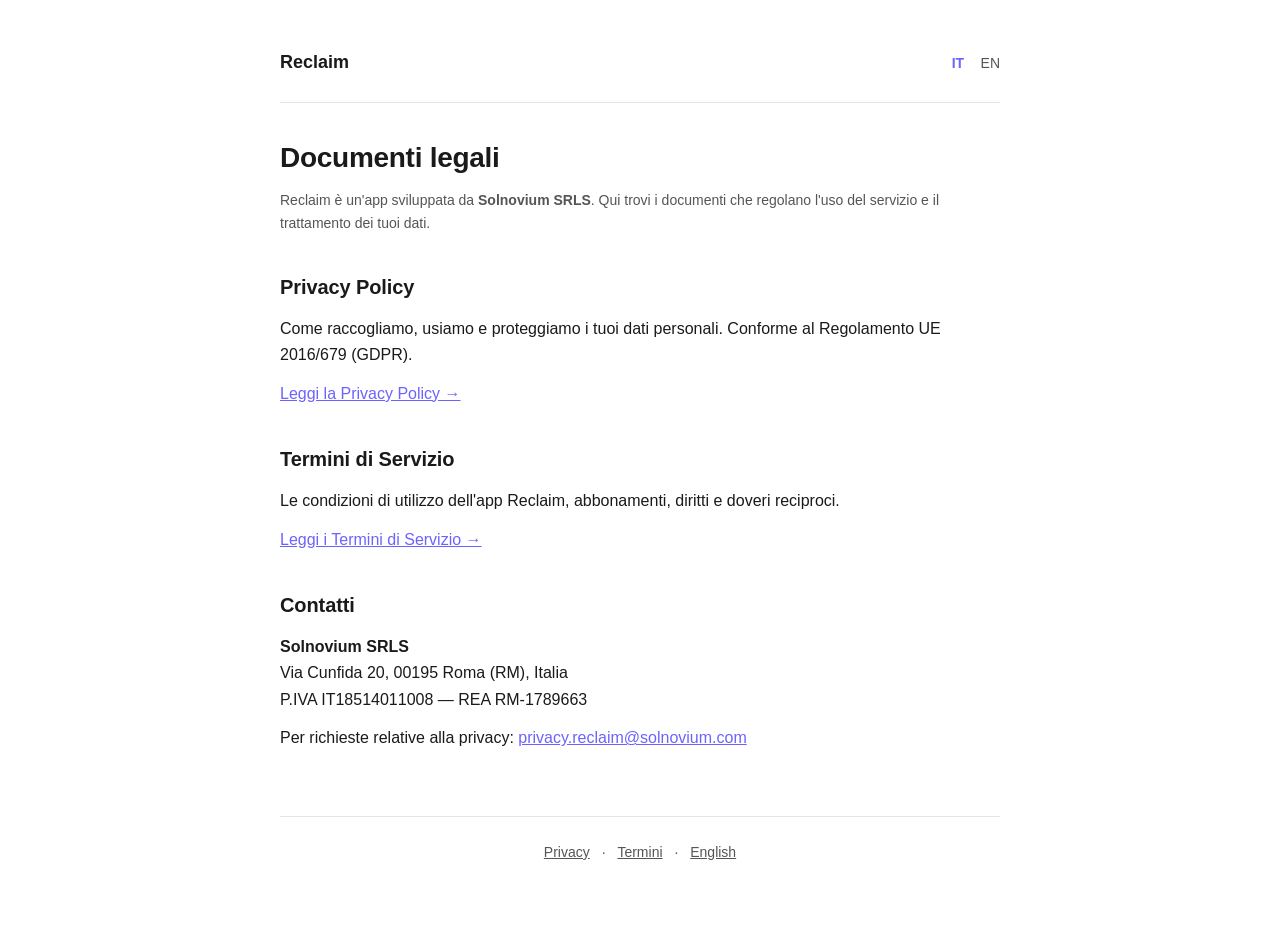
<file: index.html>
<!DOCTYPE html>
<html lang="it">
<head>
<meta charset="UTF-8">
<meta name="viewport" content="width=device-width, initial-scale=1">
<title>Reclaim — Documenti legali</title>
<link rel="stylesheet" href="style.css">
</head>
<body>
<div class="container">
<header class="site">
  <a href="index.html" class="brand">Reclaim</a>
  <nav class="lang">
    <a href="index.html" class="active">IT</a>
    <a href="index.en.html">EN</a>
  </nav>
</header>

<h1>Documenti legali</h1>
<p class="meta">Reclaim è un'app sviluppata da <strong>Solnovium SRLS</strong>. Qui trovi i documenti che regolano l'uso del servizio e il trattamento dei tuoi dati.</p>

<h2>Privacy Policy</h2>
<p>Come raccogliamo, usiamo e proteggiamo i tuoi dati personali. Conforme al Regolamento UE 2016/679 (GDPR).</p>
<p><a href="privacy.html">Leggi la Privacy Policy →</a></p>

<h2>Termini di Servizio</h2>
<p>Le condizioni di utilizzo dell'app Reclaim, abbonamenti, diritti e doveri reciproci.</p>
<p><a href="terms.html">Leggi i Termini di Servizio →</a></p>

<h2>Contatti</h2>
<p>
  <strong>Solnovium SRLS</strong><br>
  Via Cunfida 20, 00195 Roma (RM), Italia<br>
  P.IVA IT18514011008 — REA RM-1789663
</p>
<p>Per richieste relative alla privacy: <a href="mailto:privacy.reclaim@solnovium.com">privacy.reclaim@solnovium.com</a></p>

<footer class="site">
  <a href="privacy.html">Privacy</a> ·
  <a href="terms.html">Termini</a> ·
  <a href="index.en.html">English</a>
</footer>
</div>
</body>
</html>
</file>
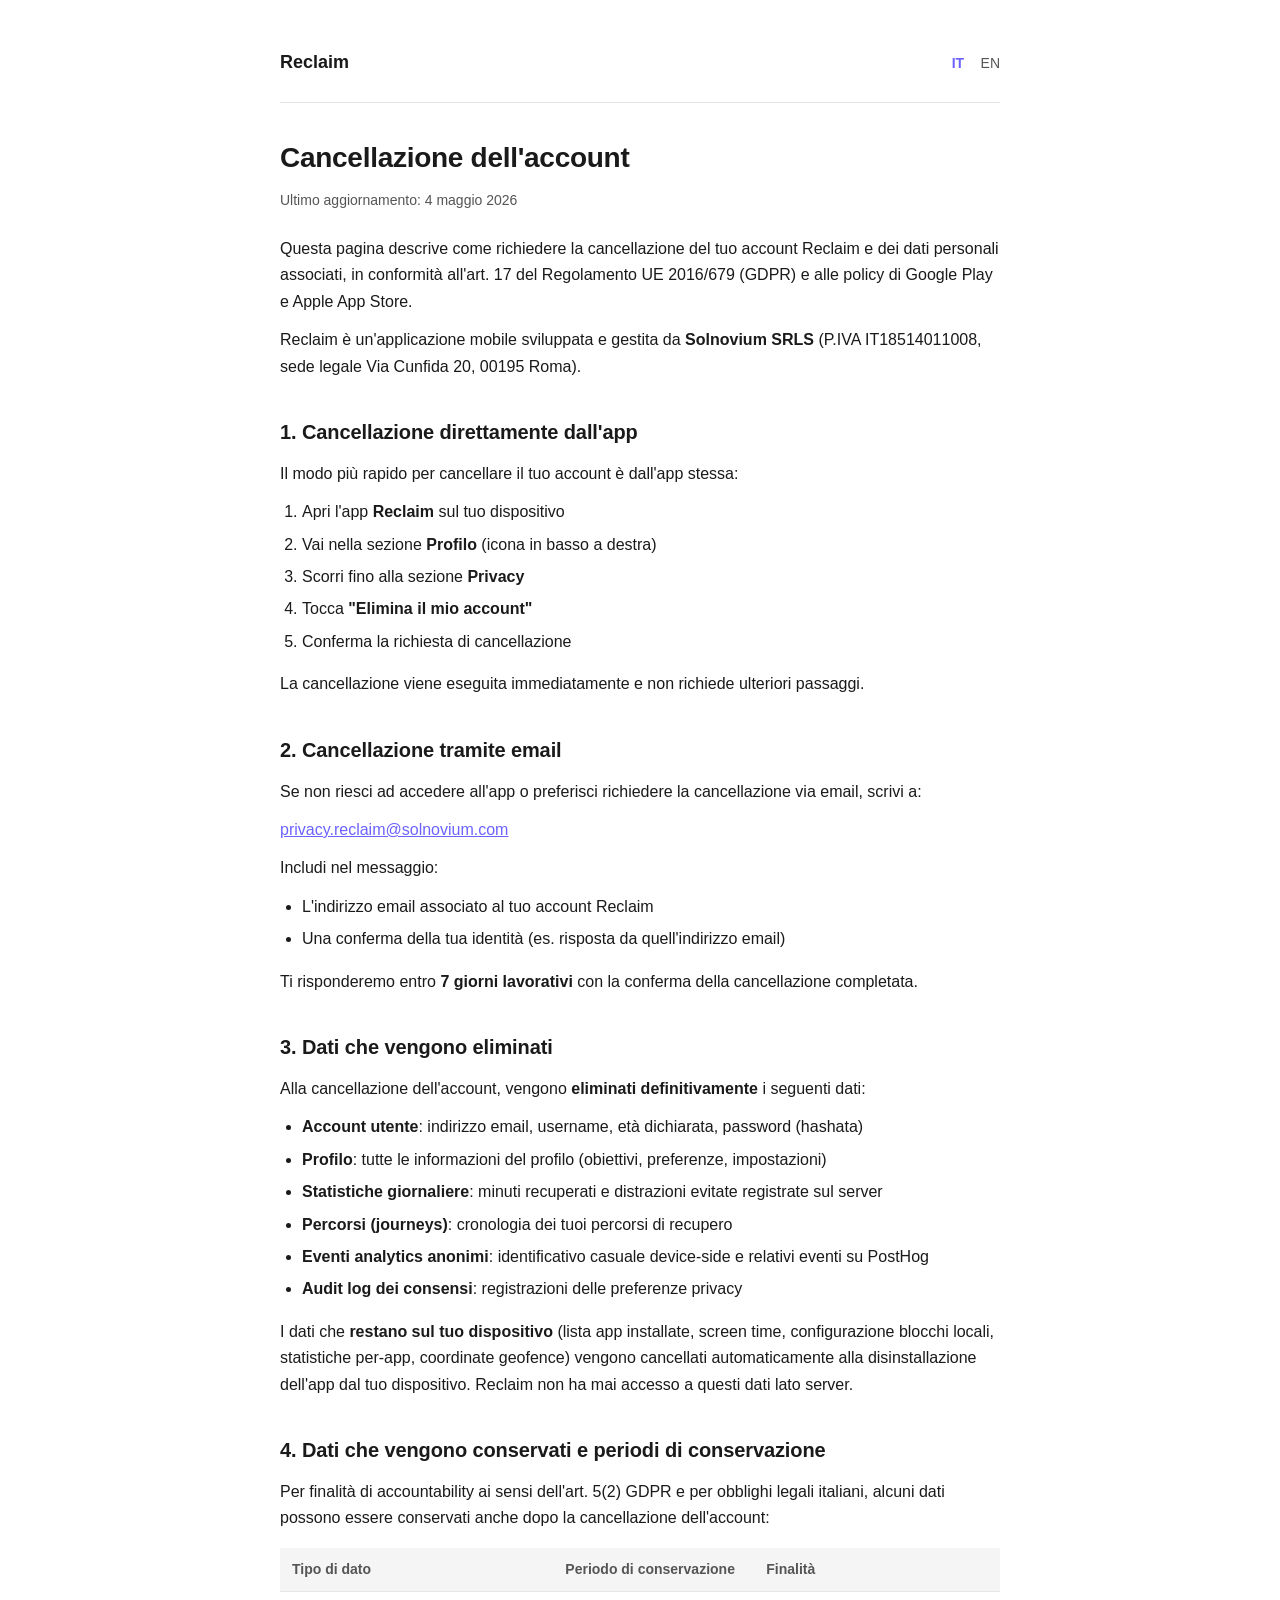
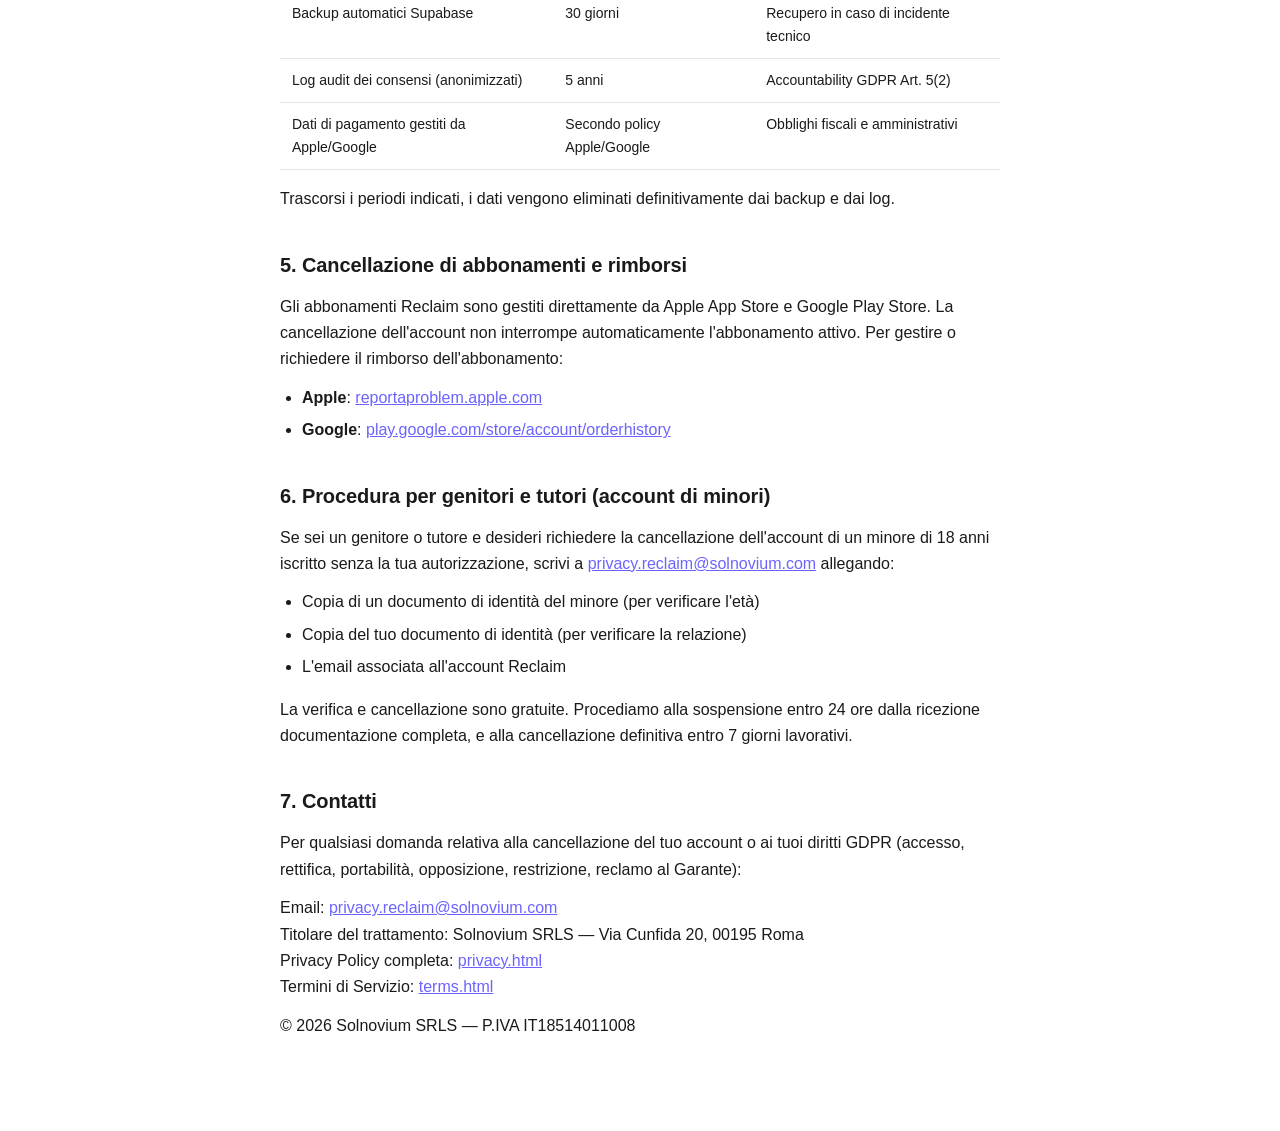
<file: account-deletion.html>
<!DOCTYPE html>
<html lang="it">
<head>
<meta charset="UTF-8">
<meta name="viewport" content="width=device-width, initial-scale=1">
<title>Cancellazione account — Reclaim</title>
<link rel="stylesheet" href="style.css">
</head>
<body>
<div class="container">
<header class="site">
  <a href="index.html" class="brand">Reclaim</a>
  <nav class="lang">
    <a href="account-deletion.html" class="active">IT</a>
    <a href="account-deletion.en.html">EN</a>
  </nav>
</header>

<h1>Cancellazione dell'account</h1>
<p class="meta">Ultimo aggiornamento: 4 maggio 2026</p>

<p>Questa pagina descrive come richiedere la cancellazione del tuo account Reclaim e dei dati personali associati, in conformità all'art. 17 del Regolamento UE 2016/679 (GDPR) e alle policy di Google Play e Apple App Store.</p>

<p>Reclaim è un'applicazione mobile sviluppata e gestita da <strong>Solnovium SRLS</strong> (P.IVA IT18514011008, sede legale Via Cunfida 20, 00195 Roma).</p>

<h2>1. Cancellazione direttamente dall'app</h2>

<p>Il modo più rapido per cancellare il tuo account è dall'app stessa:</p>

<ol>
  <li>Apri l'app <strong>Reclaim</strong> sul tuo dispositivo</li>
  <li>Vai nella sezione <strong>Profilo</strong> (icona in basso a destra)</li>
  <li>Scorri fino alla sezione <strong>Privacy</strong></li>
  <li>Tocca <strong>"Elimina il mio account"</strong></li>
  <li>Conferma la richiesta di cancellazione</li>
</ol>

<p>La cancellazione viene eseguita immediatamente e non richiede ulteriori passaggi.</p>

<h2>2. Cancellazione tramite email</h2>

<p>Se non riesci ad accedere all'app o preferisci richiedere la cancellazione via email, scrivi a:</p>

<p><a href="mailto:privacy.reclaim@solnovium.com">privacy.reclaim@solnovium.com</a></p>

<p>Includi nel messaggio:</p>

<ul>
  <li>L'indirizzo email associato al tuo account Reclaim</li>
  <li>Una conferma della tua identità (es. risposta da quell'indirizzo email)</li>
</ul>

<p>Ti risponderemo entro <strong>7 giorni lavorativi</strong> con la conferma della cancellazione completata.</p>

<h2>3. Dati che vengono eliminati</h2>

<p>Alla cancellazione dell'account, vengono <strong>eliminati definitivamente</strong> i seguenti dati:</p>

<ul>
  <li><strong>Account utente</strong>: indirizzo email, username, età dichiarata, password (hashata)</li>
  <li><strong>Profilo</strong>: tutte le informazioni del profilo (obiettivi, preferenze, impostazioni)</li>
  <li><strong>Statistiche giornaliere</strong>: minuti recuperati e distrazioni evitate registrate sul server</li>
  <li><strong>Percorsi (journeys)</strong>: cronologia dei tuoi percorsi di recupero</li>
  <li><strong>Eventi analytics anonimi</strong>: identificativo casuale device-side e relativi eventi su PostHog</li>
  <li><strong>Audit log dei consensi</strong>: registrazioni delle preferenze privacy</li>
</ul>

<p>I dati che <strong>restano sul tuo dispositivo</strong> (lista app installate, screen time, configurazione blocchi locali, statistiche per-app, coordinate geofence) vengono cancellati automaticamente alla disinstallazione dell'app dal tuo dispositivo. Reclaim non ha mai accesso a questi dati lato server.</p>

<h2>4. Dati che vengono conservati e periodi di conservazione</h2>

<p>Per finalità di accountability ai sensi dell'art. 5(2) GDPR e per obblighi legali italiani, alcuni dati possono essere conservati anche dopo la cancellazione dell'account:</p>

<table>
<thead>
<tr><th>Tipo di dato</th><th>Periodo di conservazione</th><th>Finalità</th></tr>
</thead>
<tbody>
<tr><td>Backup automatici Supabase</td><td>30 giorni</td><td>Recupero in caso di incidente tecnico</td></tr>
<tr><td>Log audit dei consensi (anonimizzati)</td><td>5 anni</td><td>Accountability GDPR Art. 5(2)</td></tr>
<tr><td>Dati di pagamento gestiti da Apple/Google</td><td>Secondo policy Apple/Google</td><td>Obblighi fiscali e amministrativi</td></tr>
</tbody>
</table>

<p>Trascorsi i periodi indicati, i dati vengono eliminati definitivamente dai backup e dai log.</p>

<h2>5. Cancellazione di abbonamenti e rimborsi</h2>

<p>Gli abbonamenti Reclaim sono gestiti direttamente da Apple App Store e Google Play Store. La cancellazione dell'account non interrompe automaticamente l'abbonamento attivo. Per gestire o richiedere il rimborso dell'abbonamento:</p>

<ul>
  <li><strong>Apple</strong>: <a href="https://reportaproblem.apple.com" target="_blank" rel="noopener">reportaproblem.apple.com</a></li>
  <li><strong>Google</strong>: <a href="https://play.google.com/store/account/orderhistory" target="_blank" rel="noopener">play.google.com/store/account/orderhistory</a></li>
</ul>

<h2>6. Procedura per genitori e tutori (account di minori)</h2>

<p>Se sei un genitore o tutore e desideri richiedere la cancellazione dell'account di un minore di 18 anni iscritto senza la tua autorizzazione, scrivi a <a href="mailto:privacy.reclaim@solnovium.com">privacy.reclaim@solnovium.com</a> allegando:</p>

<ul>
  <li>Copia di un documento di identità del minore (per verificare l'età)</li>
  <li>Copia del tuo documento di identità (per verificare la relazione)</li>
  <li>L'email associata all'account Reclaim</li>
</ul>

<p>La verifica e cancellazione sono gratuite. Procediamo alla sospensione entro 24 ore dalla ricezione documentazione completa, e alla cancellazione definitiva entro 7 giorni lavorativi.</p>

<h2>7. Contatti</h2>

<p>Per qualsiasi domanda relativa alla cancellazione del tuo account o ai tuoi diritti GDPR (accesso, rettifica, portabilità, opposizione, restrizione, reclamo al Garante):</p>

<p>
  Email: <a href="mailto:privacy.reclaim@solnovium.com">privacy.reclaim@solnovium.com</a><br>
  Titolare del trattamento: Solnovium SRLS — Via Cunfida 20, 00195 Roma<br>
  Privacy Policy completa: <a href="privacy.html">privacy.html</a><br>
  Termini di Servizio: <a href="terms.html">terms.html</a>
</p>

<footer class="site-footer">
  <p>© 2026 Solnovium SRLS — P.IVA IT18514011008</p>
</footer>

</div>
</body>
</html>
</file>
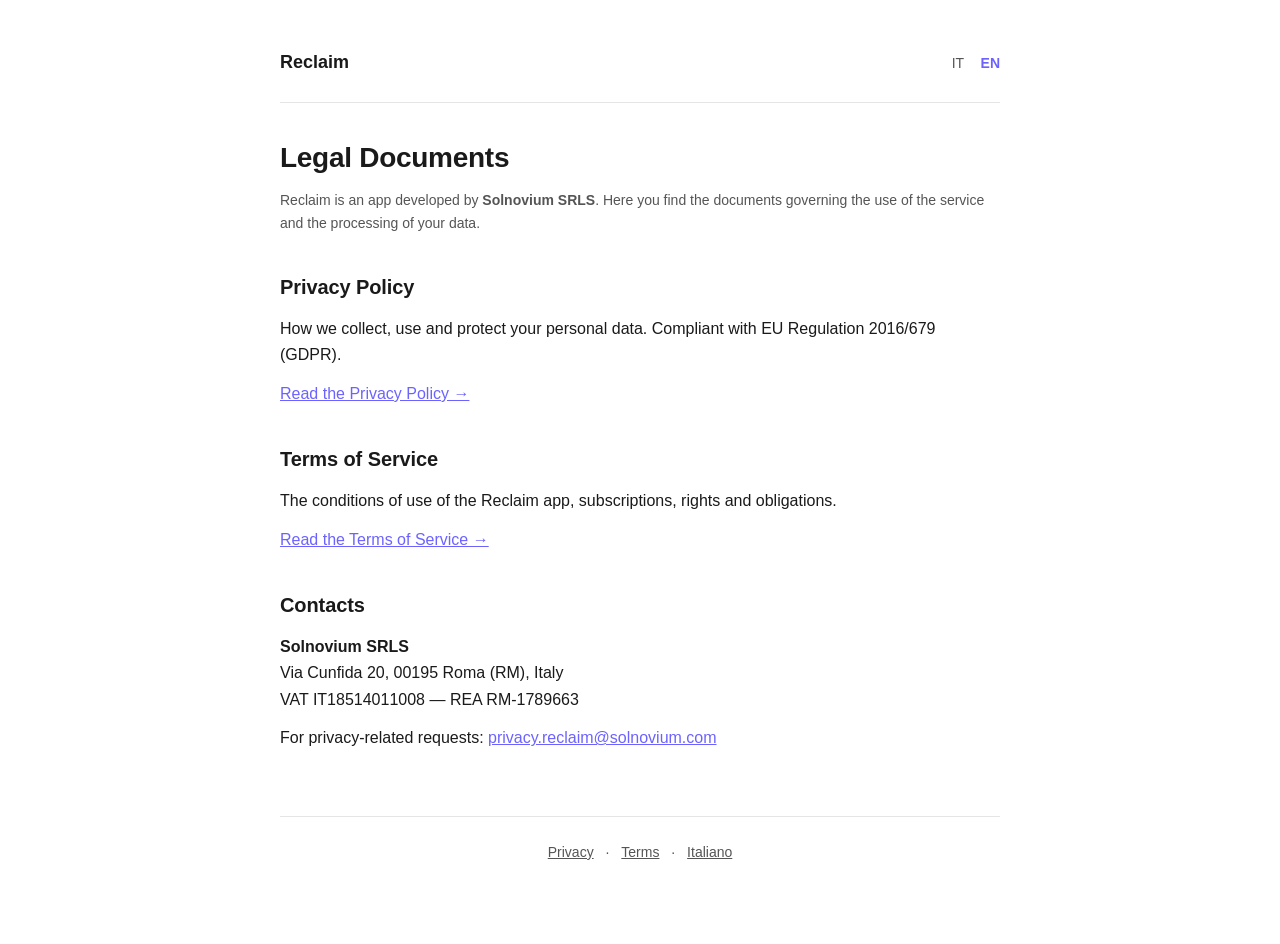
<file: index.en.html>
<!DOCTYPE html>
<html lang="en">
<head>
<meta charset="UTF-8">
<meta name="viewport" content="width=device-width, initial-scale=1">
<title>Reclaim — Legal Documents</title>
<link rel="stylesheet" href="style.css">
</head>
<body>
<div class="container">
<header class="site">
  <a href="index.en.html" class="brand">Reclaim</a>
  <nav class="lang">
    <a href="index.html">IT</a>
    <a href="index.en.html" class="active">EN</a>
  </nav>
</header>

<h1>Legal Documents</h1>
<p class="meta">Reclaim is an app developed by <strong>Solnovium SRLS</strong>. Here you find the documents governing the use of the service and the processing of your data.</p>

<h2>Privacy Policy</h2>
<p>How we collect, use and protect your personal data. Compliant with EU Regulation 2016/679 (GDPR).</p>
<p><a href="privacy.en.html">Read the Privacy Policy →</a></p>

<h2>Terms of Service</h2>
<p>The conditions of use of the Reclaim app, subscriptions, rights and obligations.</p>
<p><a href="terms.en.html">Read the Terms of Service →</a></p>

<h2>Contacts</h2>
<p>
  <strong>Solnovium SRLS</strong><br>
  Via Cunfida 20, 00195 Roma (RM), Italy<br>
  VAT IT18514011008 — REA RM-1789663
</p>
<p>For privacy-related requests: <a href="mailto:privacy.reclaim@solnovium.com">privacy.reclaim@solnovium.com</a></p>

<footer class="site">
  <a href="privacy.en.html">Privacy</a> ·
  <a href="terms.en.html">Terms</a> ·
  <a href="index.html">Italiano</a>
</footer>
</div>
</body>
</html>
</file>
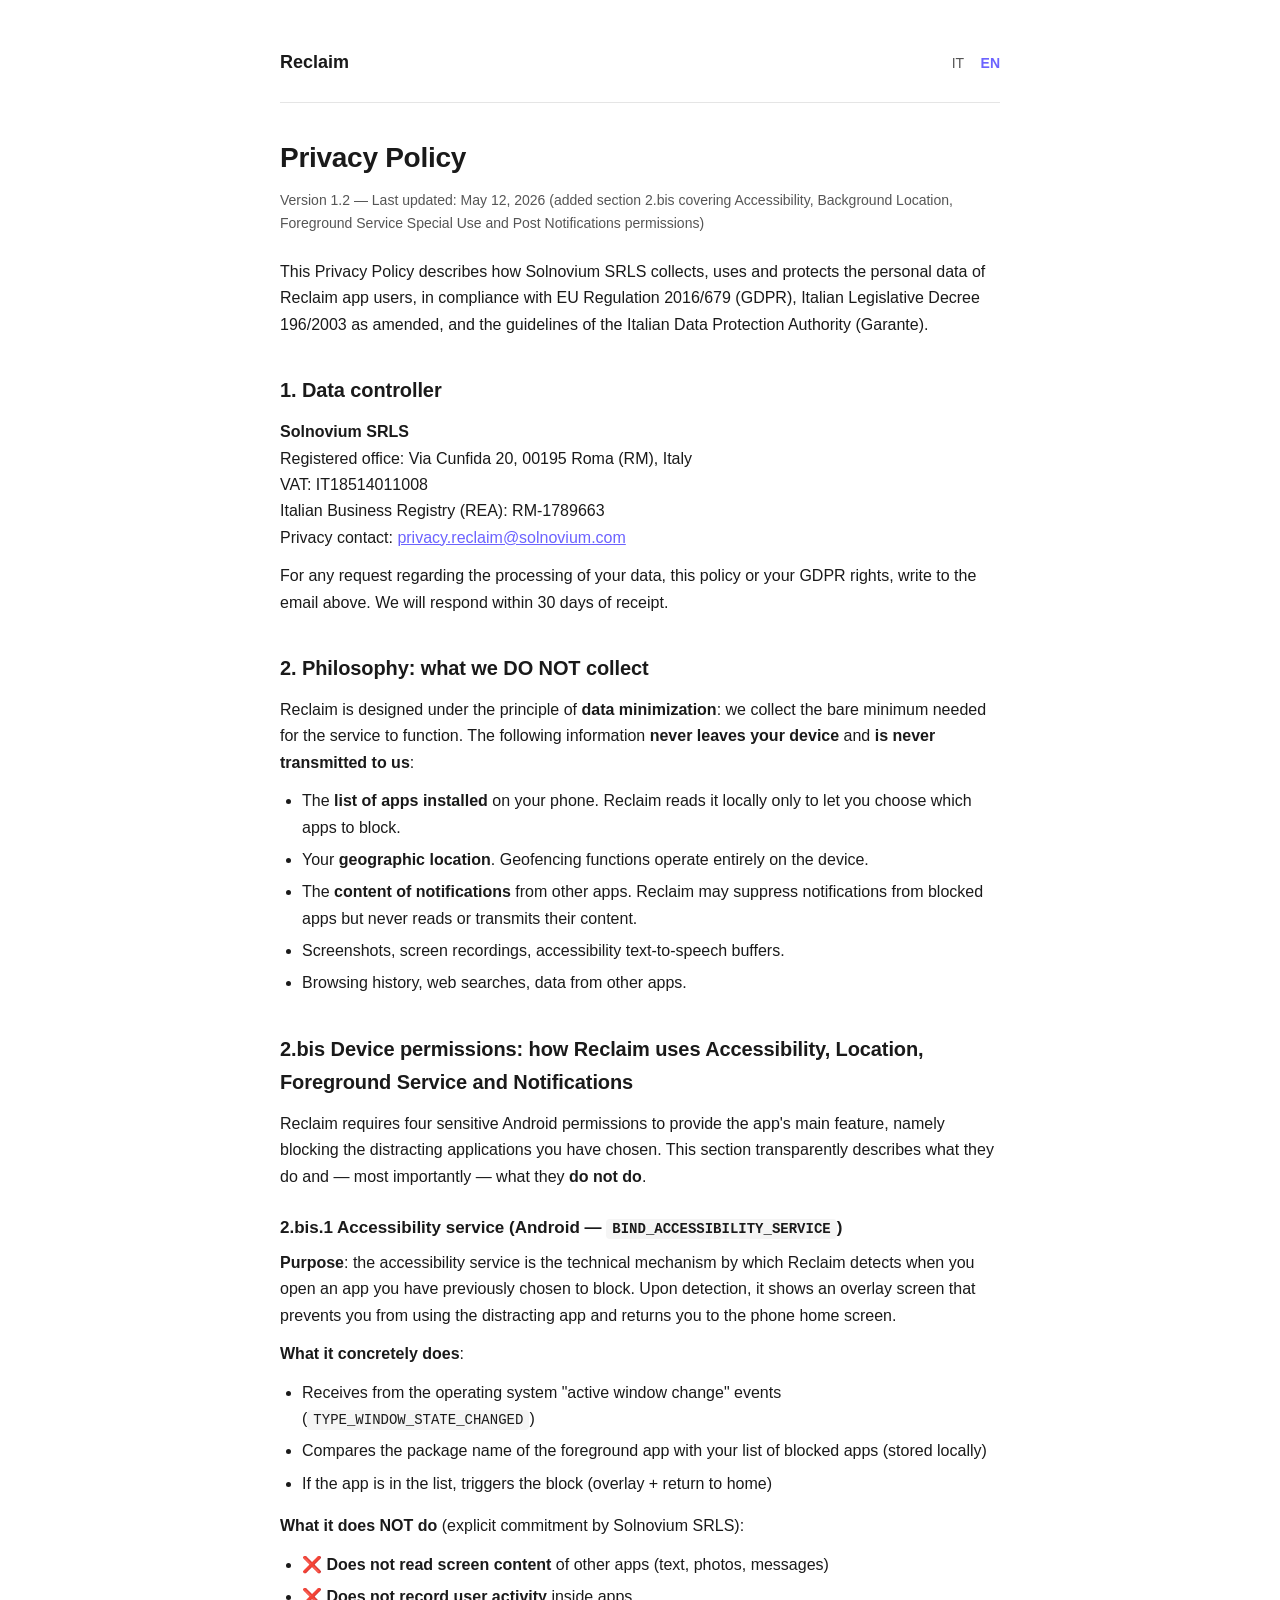
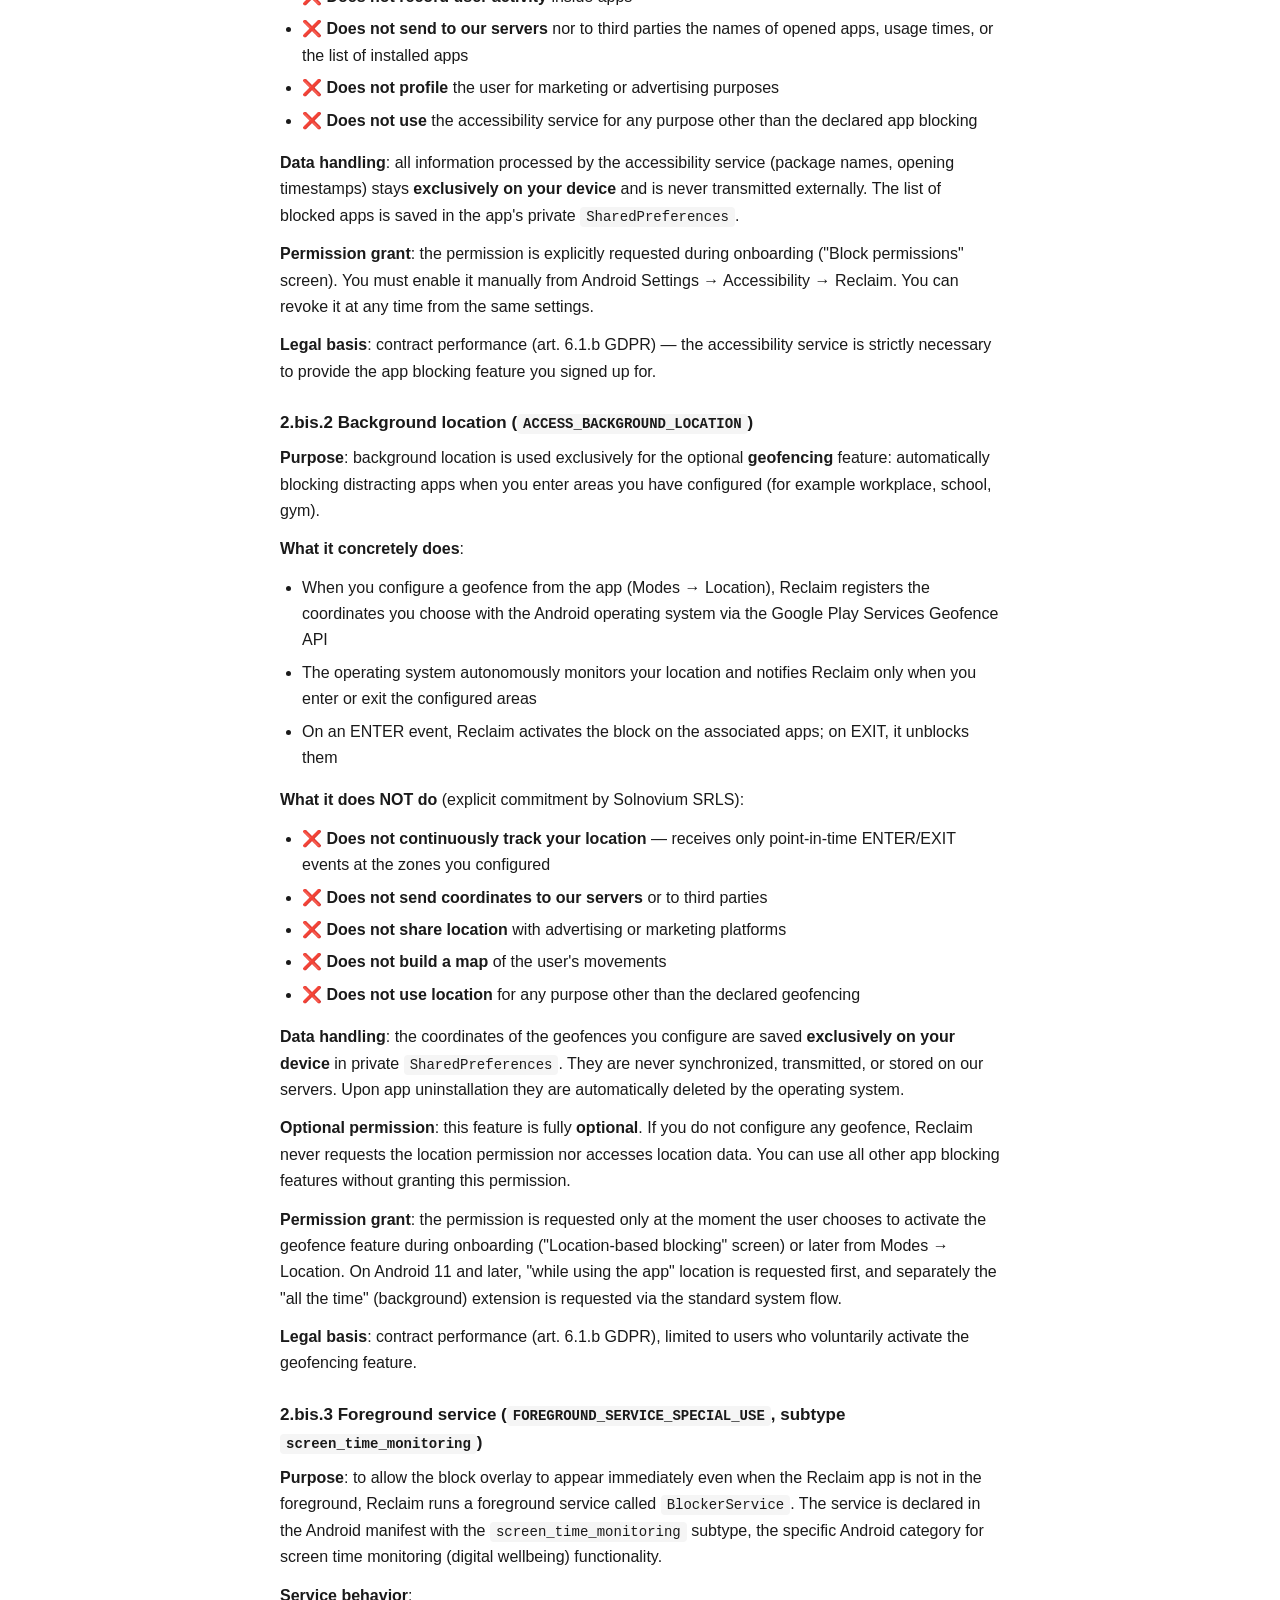
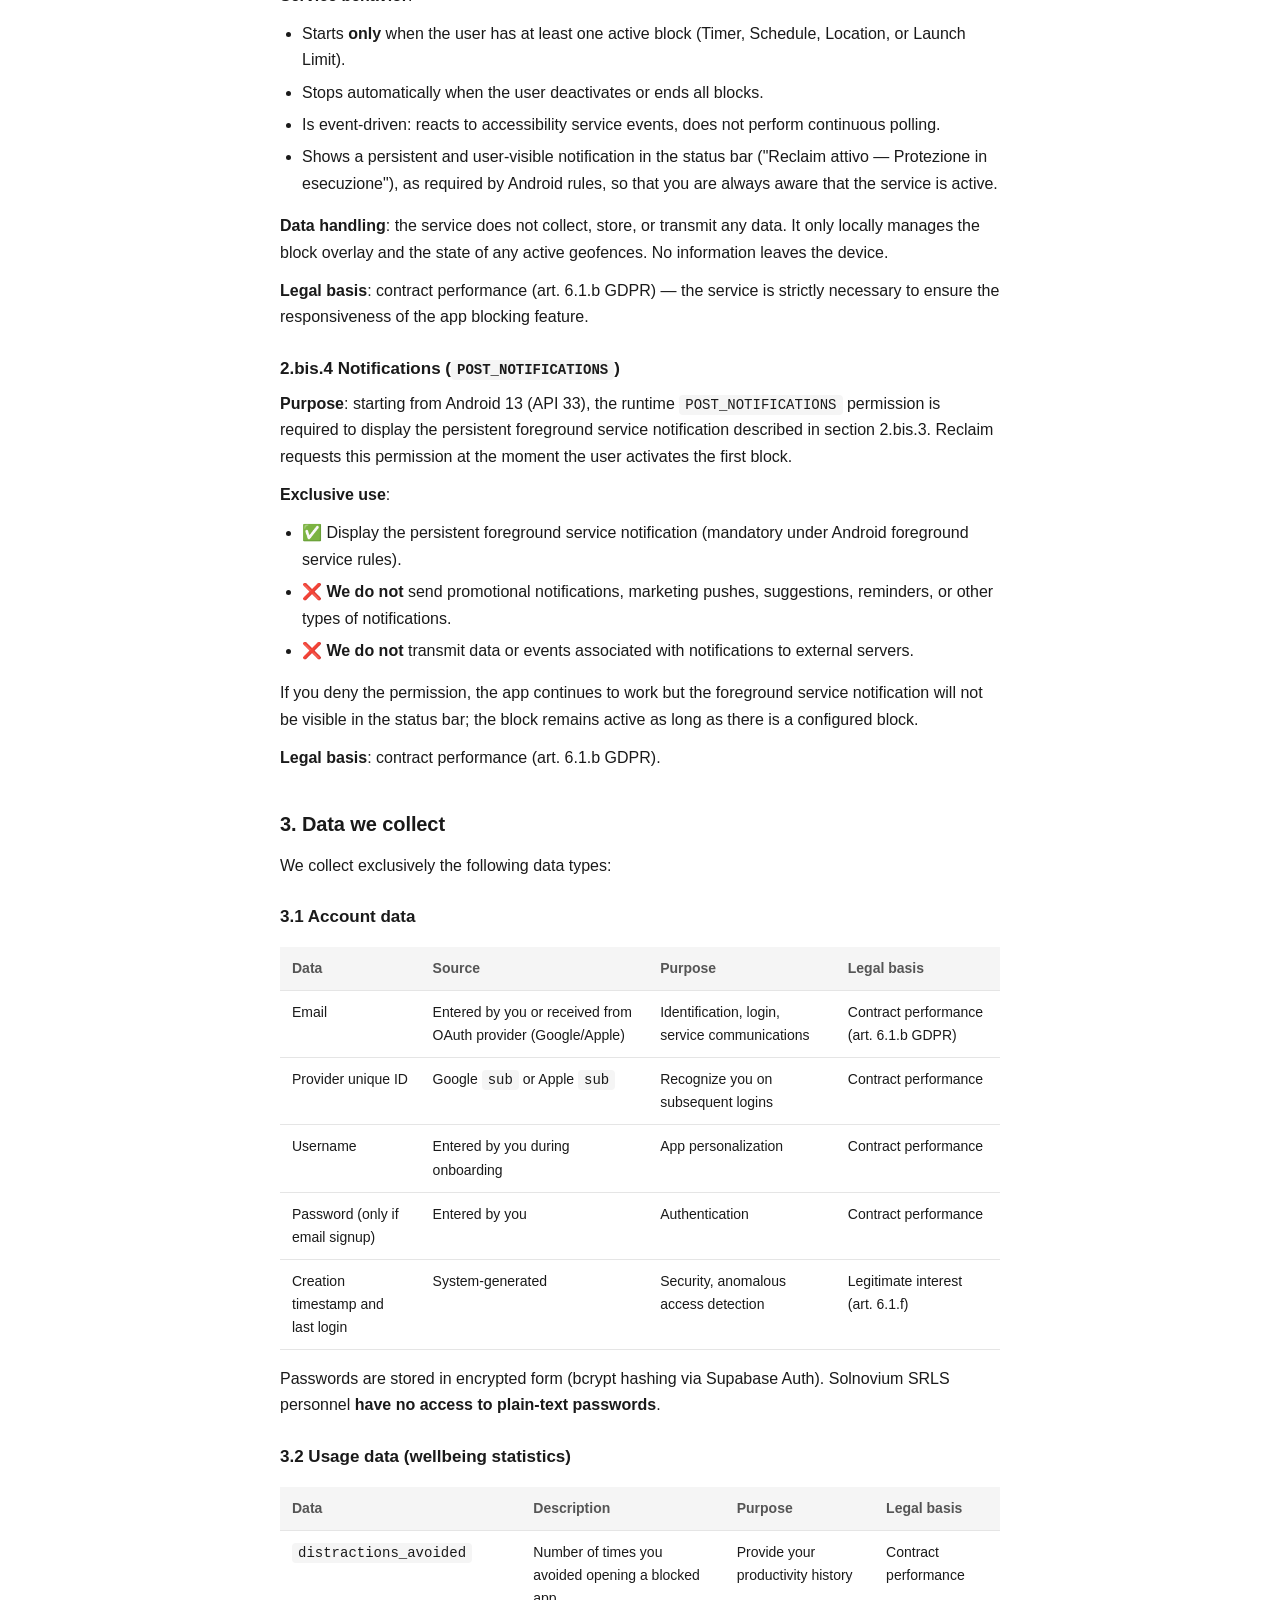
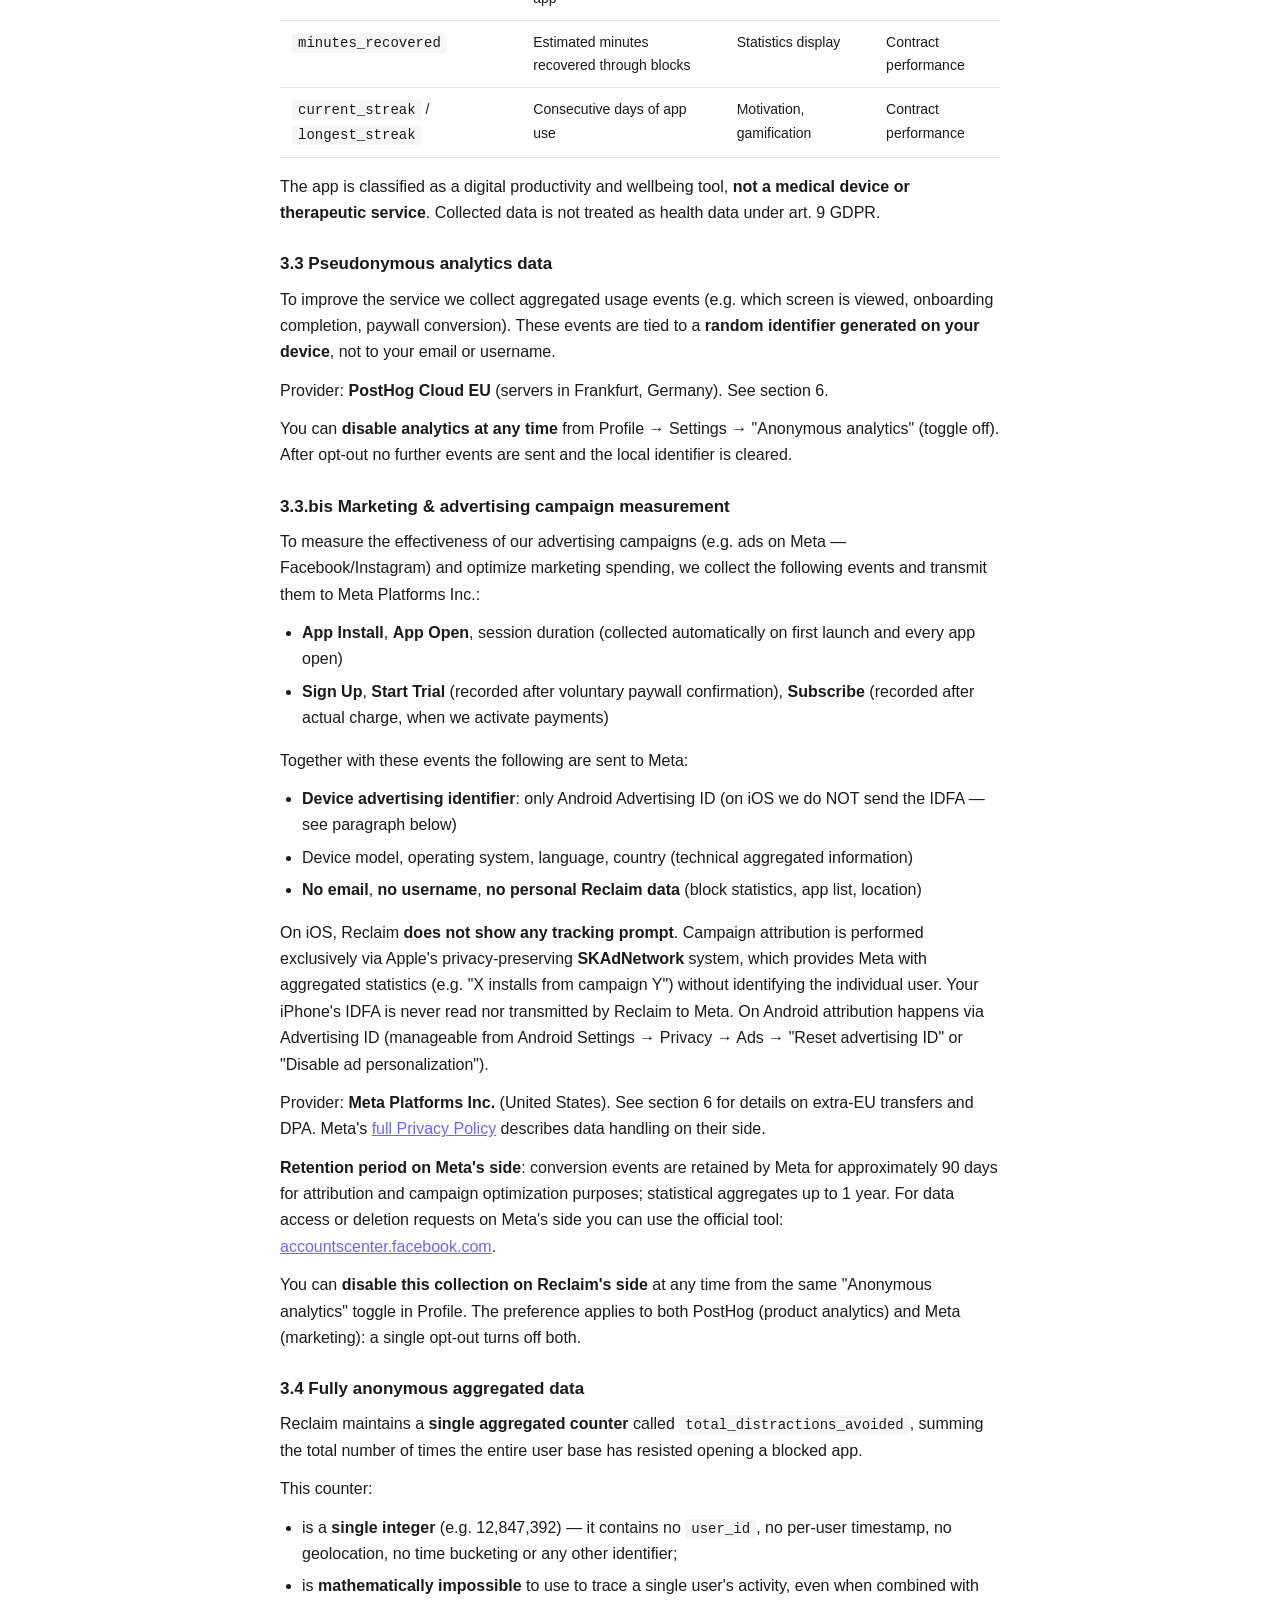
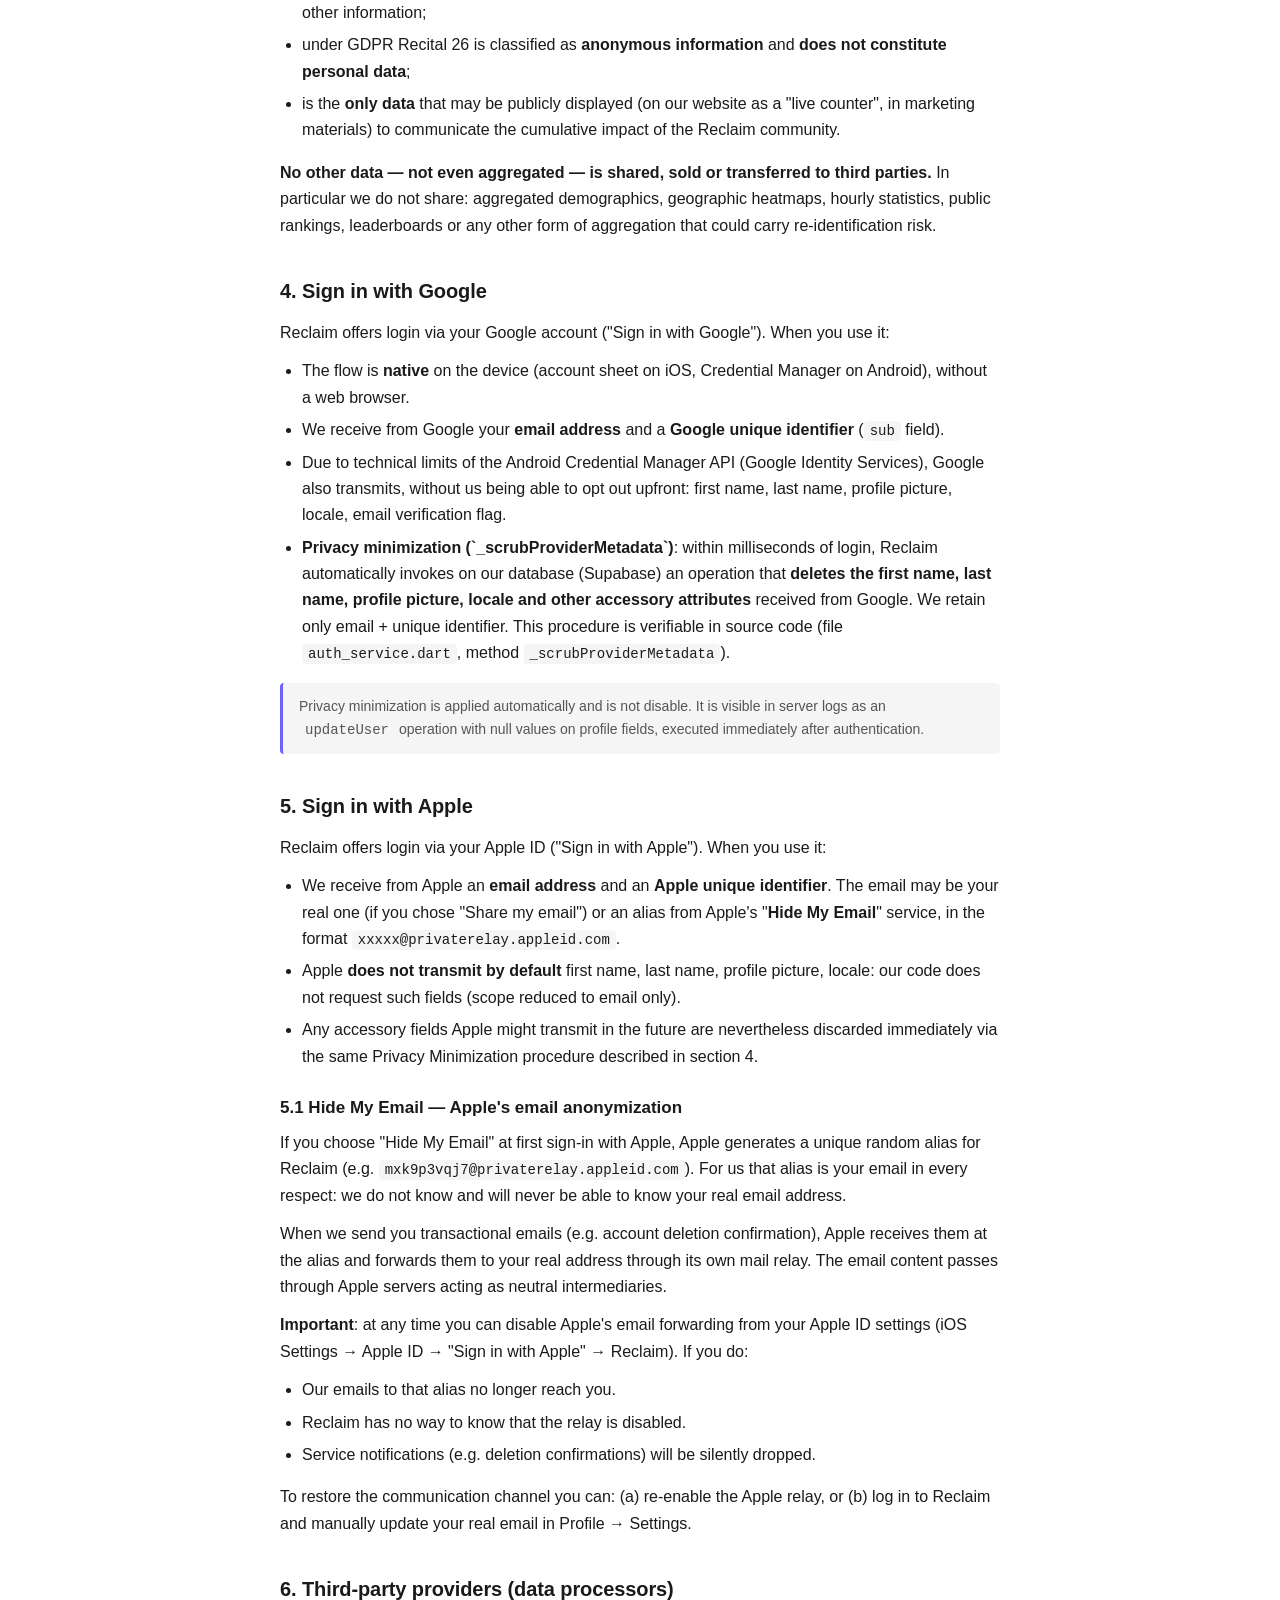
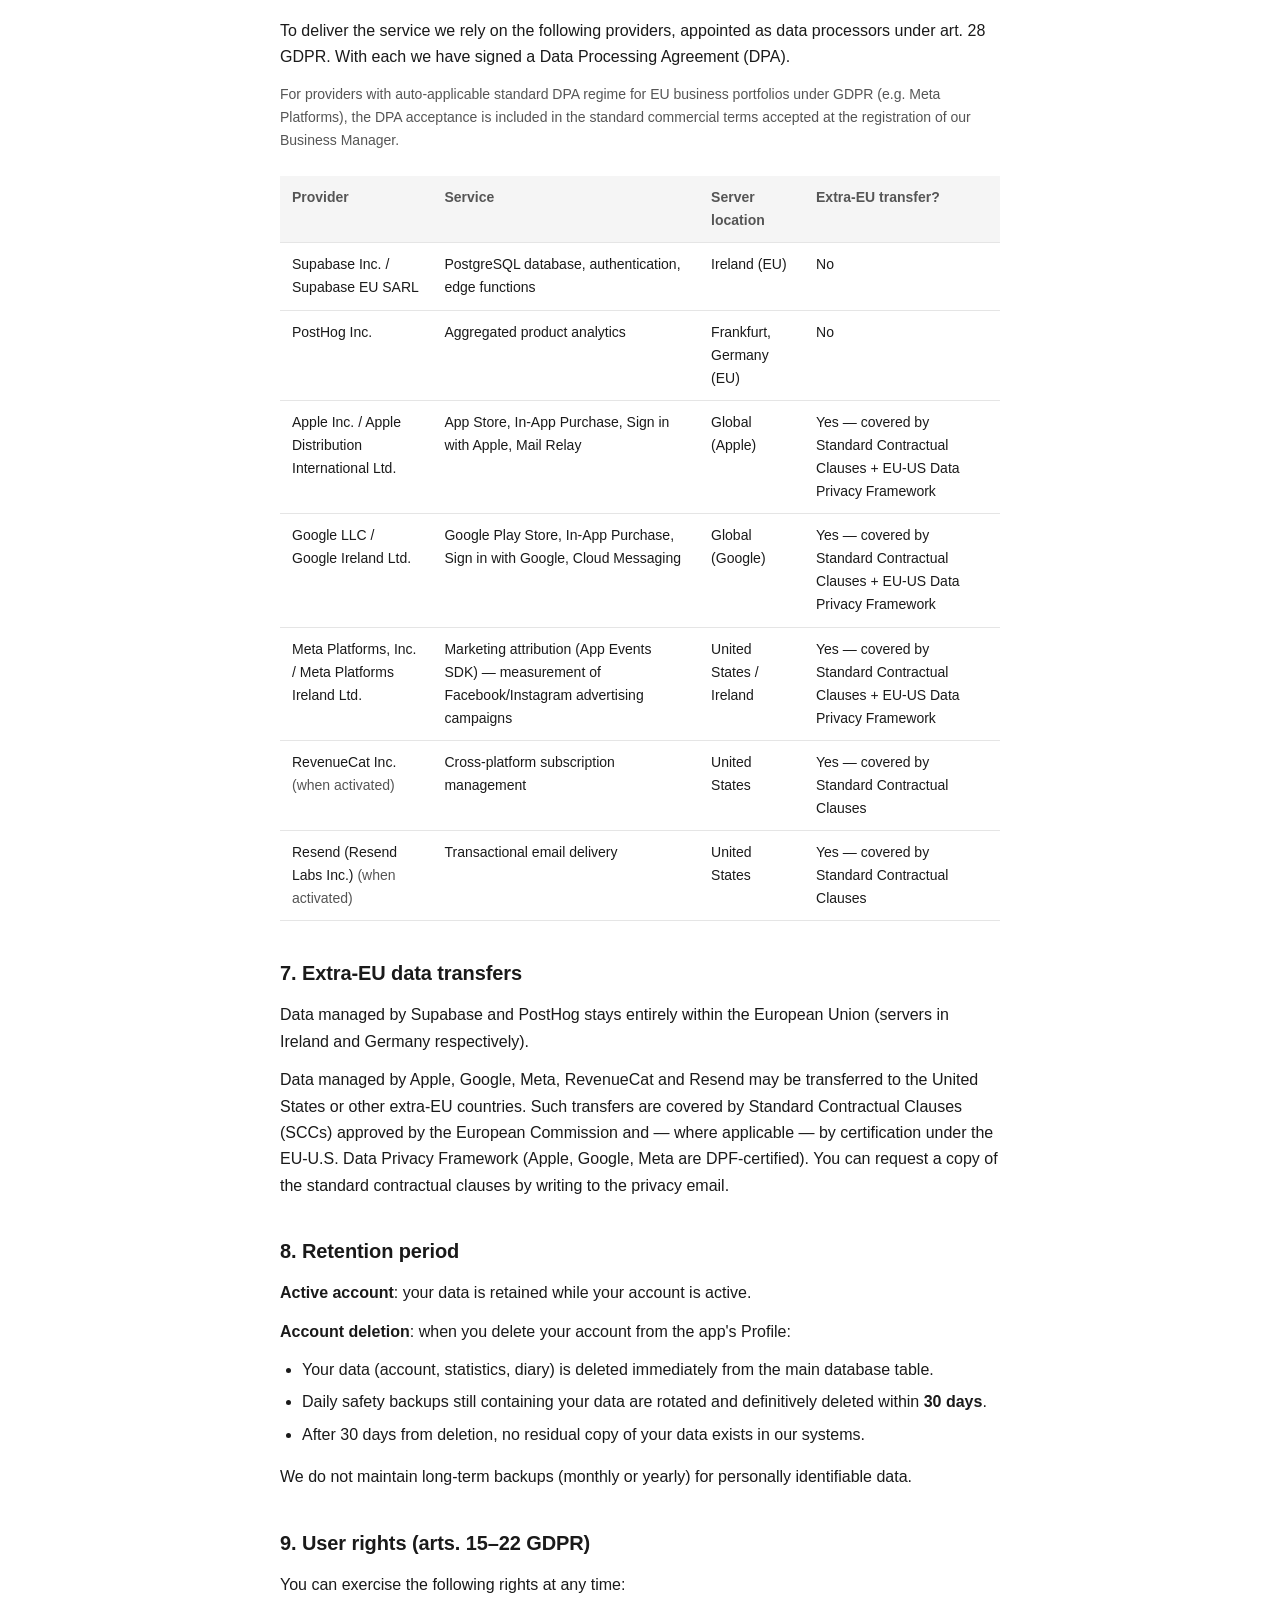
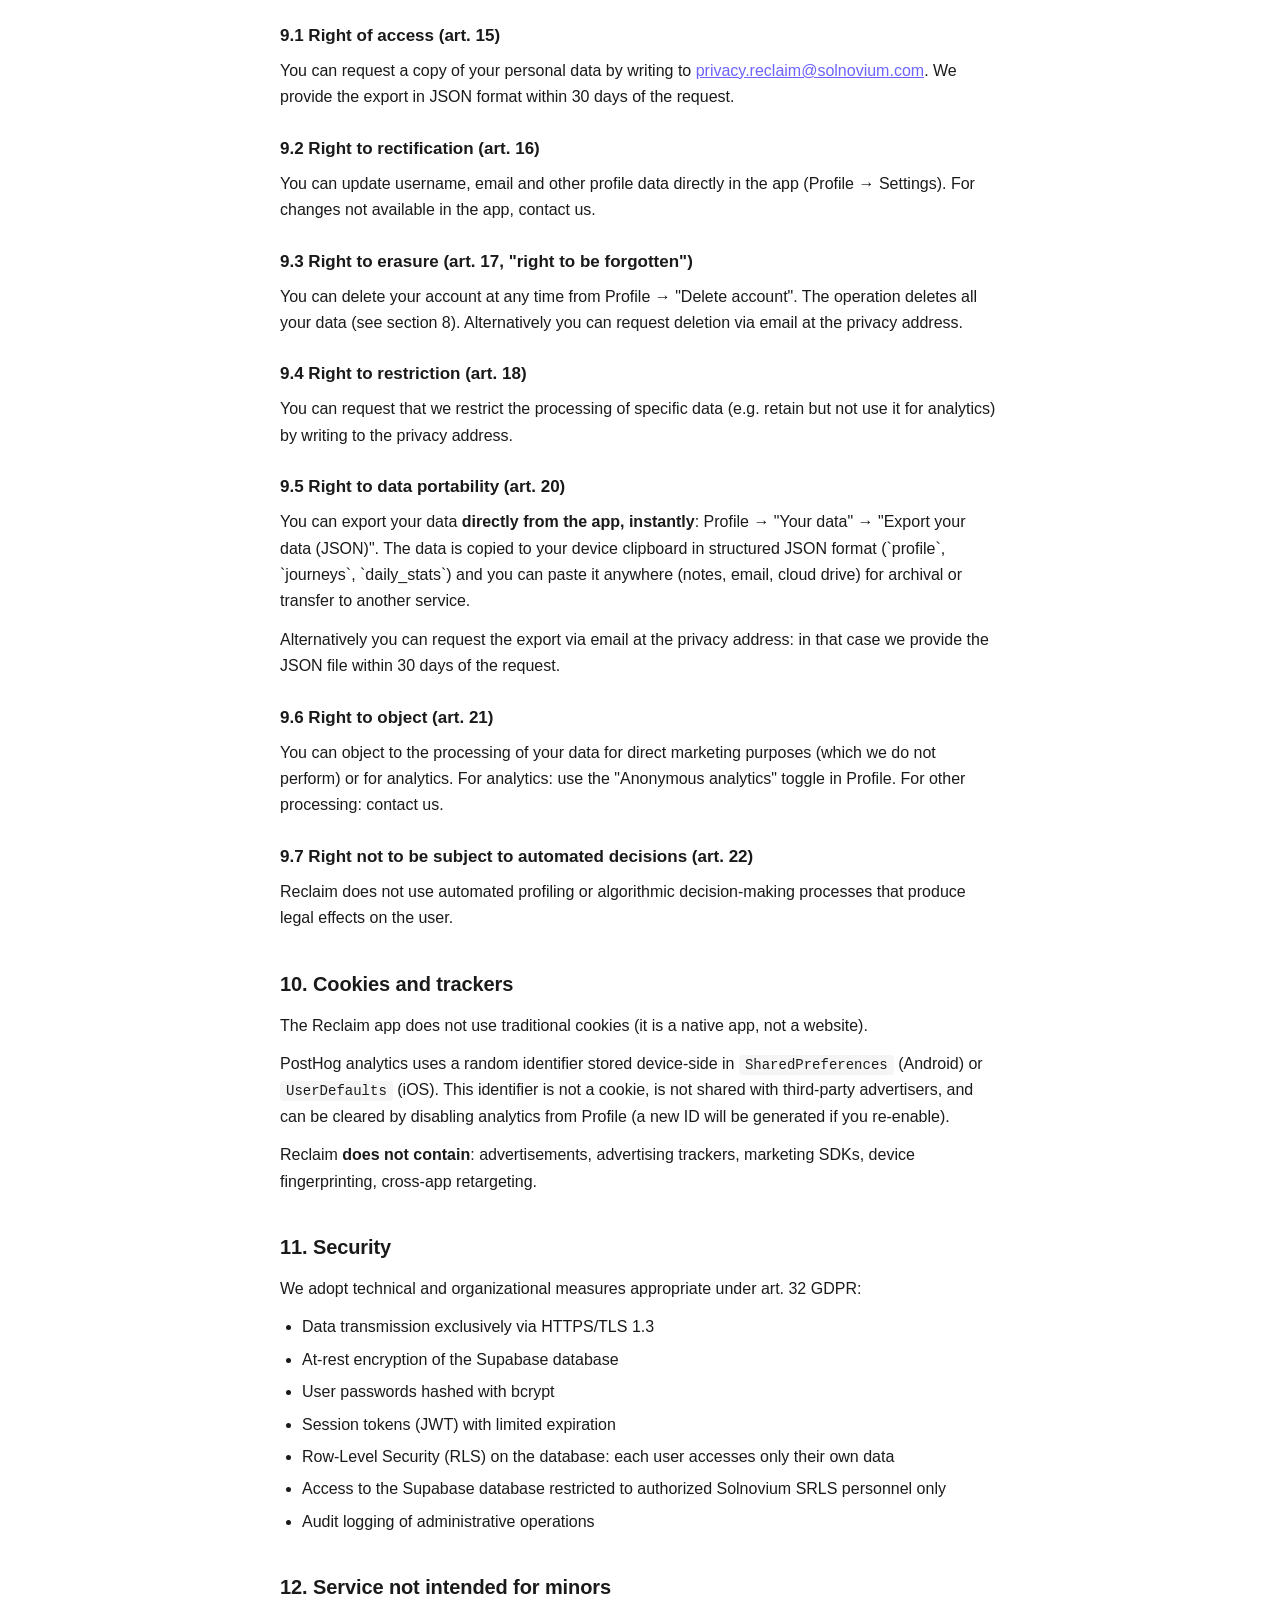
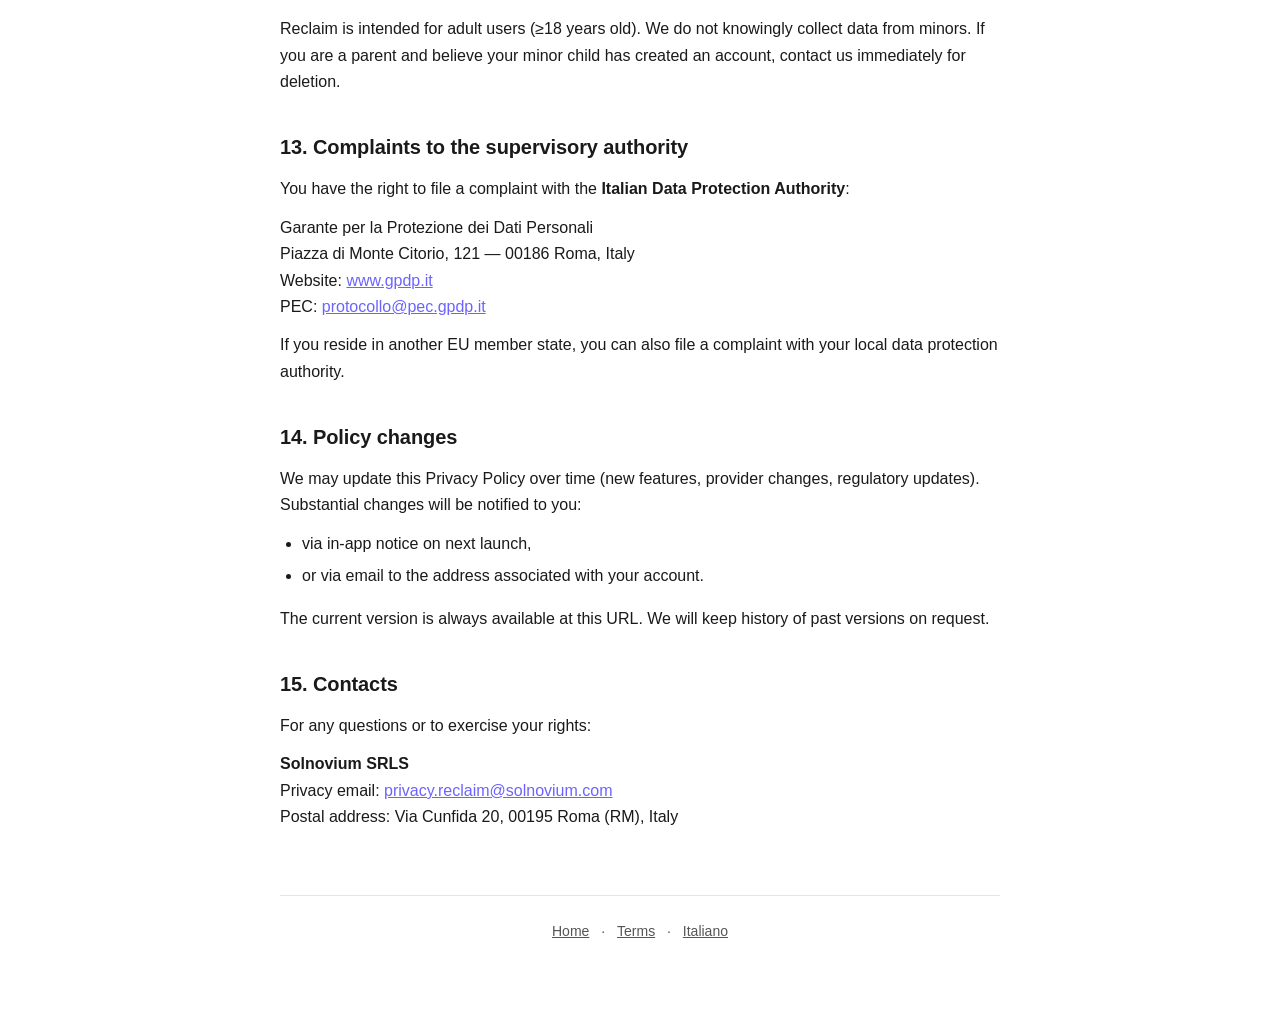
<file: privacy.en.html>
<!DOCTYPE html>
<html lang="en">
<head>
<meta charset="UTF-8">
<meta name="viewport" content="width=device-width, initial-scale=1">
<title>Privacy Policy — Reclaim</title>
<link rel="stylesheet" href="style.css">
</head>
<body>
<div class="container">
<header class="site">
  <a href="index.en.html" class="brand">Reclaim</a>
  <nav class="lang">
    <a href="privacy.html">IT</a>
    <a href="privacy.en.html" class="active">EN</a>
  </nav>
</header>

<h1>Privacy Policy</h1>
<p class="meta">Version 1.2 — Last updated: May 12, 2026 (added section 2.bis covering Accessibility, Background Location, Foreground Service Special Use and Post Notifications permissions)</p>

<p>This Privacy Policy describes how Solnovium SRLS collects, uses and protects the personal data of Reclaim app users, in compliance with EU Regulation 2016/679 (GDPR), Italian Legislative Decree 196/2003 as amended, and the guidelines of the Italian Data Protection Authority (Garante).</p>

<h2>1. Data controller</h2>
<p>
  <strong>Solnovium SRLS</strong><br>
  Registered office: Via Cunfida 20, 00195 Roma (RM), Italy<br>
  VAT: IT18514011008<br>
  Italian Business Registry (REA): RM-1789663<br>
  Privacy contact: <a href="mailto:privacy.reclaim@solnovium.com">privacy.reclaim@solnovium.com</a>
</p>
<p>For any request regarding the processing of your data, this policy or your GDPR rights, write to the email above. We will respond within 30 days of receipt.</p>

<h2>2. Philosophy: what we DO NOT collect</h2>
<p>Reclaim is designed under the principle of <strong>data minimization</strong>: we collect the bare minimum needed for the service to function. The following information <strong>never leaves your device</strong> and <strong>is never transmitted to us</strong>:</p>
<ul>
  <li>The <strong>list of apps installed</strong> on your phone. Reclaim reads it locally only to let you choose which apps to block.</li>
  <li>Your <strong>geographic location</strong>. Geofencing functions operate entirely on the device.</li>
  <li>The <strong>content of notifications</strong> from other apps. Reclaim may suppress notifications from blocked apps but never reads or transmits their content.</li>
  <li>Screenshots, screen recordings, accessibility text-to-speech buffers.</li>
  <li>Browsing history, web searches, data from other apps.</li>
</ul>

<h2>2.bis Device permissions: how Reclaim uses Accessibility, Location, Foreground Service and Notifications</h2>

<p>Reclaim requires four sensitive Android permissions to provide the app's main feature, namely blocking the distracting applications you have chosen. This section transparently describes what they do and — most importantly — what they <strong>do not do</strong>.</p>

<h3>2.bis.1 Accessibility service (Android — <code>BIND_ACCESSIBILITY_SERVICE</code>)</h3>

<p><strong>Purpose</strong>: the accessibility service is the technical mechanism by which Reclaim detects when you open an app you have previously chosen to block. Upon detection, it shows an overlay screen that prevents you from using the distracting app and returns you to the phone home screen.</p>

<p><strong>What it concretely does</strong>:</p>
<ul>
  <li>Receives from the operating system "active window change" events (<code>TYPE_WINDOW_STATE_CHANGED</code>)</li>
  <li>Compares the package name of the foreground app with your list of blocked apps (stored locally)</li>
  <li>If the app is in the list, triggers the block (overlay + return to home)</li>
</ul>

<p><strong>What it does NOT do</strong> (explicit commitment by Solnovium SRLS):</p>
<ul>
  <li>❌ <strong>Does not read screen content</strong> of other apps (text, photos, messages)</li>
  <li>❌ <strong>Does not record user activity</strong> inside apps</li>
  <li>❌ <strong>Does not send to our servers</strong> nor to third parties the names of opened apps, usage times, or the list of installed apps</li>
  <li>❌ <strong>Does not profile</strong> the user for marketing or advertising purposes</li>
  <li>❌ <strong>Does not use</strong> the accessibility service for any purpose other than the declared app blocking</li>
</ul>

<p><strong>Data handling</strong>: all information processed by the accessibility service (package names, opening timestamps) stays <strong>exclusively on your device</strong> and is never transmitted externally. The list of blocked apps is saved in the app's private <code>SharedPreferences</code>.</p>

<p><strong>Permission grant</strong>: the permission is explicitly requested during onboarding ("Block permissions" screen). You must enable it manually from Android Settings → Accessibility → Reclaim. You can revoke it at any time from the same settings.</p>

<p><strong>Legal basis</strong>: contract performance (art. 6.1.b GDPR) — the accessibility service is strictly necessary to provide the app blocking feature you signed up for.</p>

<h3>2.bis.2 Background location (<code>ACCESS_BACKGROUND_LOCATION</code>)</h3>

<p><strong>Purpose</strong>: background location is used exclusively for the optional <strong>geofencing</strong> feature: automatically blocking distracting apps when you enter areas you have configured (for example workplace, school, gym).</p>

<p><strong>What it concretely does</strong>:</p>
<ul>
  <li>When you configure a geofence from the app (Modes → Location), Reclaim registers the coordinates you choose with the Android operating system via the Google Play Services Geofence API</li>
  <li>The operating system autonomously monitors your location and notifies Reclaim only when you enter or exit the configured areas</li>
  <li>On an ENTER event, Reclaim activates the block on the associated apps; on EXIT, it unblocks them</li>
</ul>

<p><strong>What it does NOT do</strong> (explicit commitment by Solnovium SRLS):</p>
<ul>
  <li>❌ <strong>Does not continuously track your location</strong> — receives only point-in-time ENTER/EXIT events at the zones you configured</li>
  <li>❌ <strong>Does not send coordinates to our servers</strong> or to third parties</li>
  <li>❌ <strong>Does not share location</strong> with advertising or marketing platforms</li>
  <li>❌ <strong>Does not build a map</strong> of the user's movements</li>
  <li>❌ <strong>Does not use location</strong> for any purpose other than the declared geofencing</li>
</ul>

<p><strong>Data handling</strong>: the coordinates of the geofences you configure are saved <strong>exclusively on your device</strong> in private <code>SharedPreferences</code>. They are never synchronized, transmitted, or stored on our servers. Upon app uninstallation they are automatically deleted by the operating system.</p>

<p><strong>Optional permission</strong>: this feature is fully <strong>optional</strong>. If you do not configure any geofence, Reclaim never requests the location permission nor accesses location data. You can use all other app blocking features without granting this permission.</p>

<p><strong>Permission grant</strong>: the permission is requested only at the moment the user chooses to activate the geofence feature during onboarding ("Location-based blocking" screen) or later from Modes → Location. On Android 11 and later, "while using the app" location is requested first, and separately the "all the time" (background) extension is requested via the standard system flow.</p>

<p><strong>Legal basis</strong>: contract performance (art. 6.1.b GDPR), limited to users who voluntarily activate the geofencing feature.</p>

<h3>2.bis.3 Foreground service (<code>FOREGROUND_SERVICE_SPECIAL_USE</code>, subtype <code>screen_time_monitoring</code>)</h3>

<p><strong>Purpose</strong>: to allow the block overlay to appear immediately even when the Reclaim app is not in the foreground, Reclaim runs a foreground service called <code>BlockerService</code>. The service is declared in the Android manifest with the <code>screen_time_monitoring</code> subtype, the specific Android category for screen time monitoring (digital wellbeing) functionality.</p>

<p><strong>Service behavior</strong>:</p>
<ul>
  <li>Starts <strong>only</strong> when the user has at least one active block (Timer, Schedule, Location, or Launch Limit).</li>
  <li>Stops automatically when the user deactivates or ends all blocks.</li>
  <li>Is event-driven: reacts to accessibility service events, does not perform continuous polling.</li>
  <li>Shows a persistent and user-visible notification in the status bar ("Reclaim attivo — Protezione in esecuzione"), as required by Android rules, so that you are always aware that the service is active.</li>
</ul>

<p><strong>Data handling</strong>: the service does not collect, store, or transmit any data. It only locally manages the block overlay and the state of any active geofences. No information leaves the device.</p>

<p><strong>Legal basis</strong>: contract performance (art. 6.1.b GDPR) — the service is strictly necessary to ensure the responsiveness of the app blocking feature.</p>

<h3>2.bis.4 Notifications (<code>POST_NOTIFICATIONS</code>)</h3>

<p><strong>Purpose</strong>: starting from Android 13 (API 33), the runtime <code>POST_NOTIFICATIONS</code> permission is required to display the persistent foreground service notification described in section 2.bis.3. Reclaim requests this permission at the moment the user activates the first block.</p>

<p><strong>Exclusive use</strong>:</p>
<ul>
  <li>✅ Display the persistent foreground service notification (mandatory under Android foreground service rules).</li>
  <li>❌ <strong>We do not</strong> send promotional notifications, marketing pushes, suggestions, reminders, or other types of notifications.</li>
  <li>❌ <strong>We do not</strong> transmit data or events associated with notifications to external servers.</li>
</ul>

<p>If you deny the permission, the app continues to work but the foreground service notification will not be visible in the status bar; the block remains active as long as there is a configured block.</p>

<p><strong>Legal basis</strong>: contract performance (art. 6.1.b GDPR).</p>

<h2>3. Data we collect</h2>
<p>We collect exclusively the following data types:</p>

<h3>3.1 Account data</h3>
<table>
  <tr><th>Data</th><th>Source</th><th>Purpose</th><th>Legal basis</th></tr>
  <tr><td>Email</td><td>Entered by you or received from OAuth provider (Google/Apple)</td><td>Identification, login, service communications</td><td>Contract performance (art. 6.1.b GDPR)</td></tr>
  <tr><td>Provider unique ID</td><td>Google <code>sub</code> or Apple <code>sub</code></td><td>Recognize you on subsequent logins</td><td>Contract performance</td></tr>
  <tr><td>Username</td><td>Entered by you during onboarding</td><td>App personalization</td><td>Contract performance</td></tr>
  <tr><td>Password (only if email signup)</td><td>Entered by you</td><td>Authentication</td><td>Contract performance</td></tr>
  <tr><td>Creation timestamp and last login</td><td>System-generated</td><td>Security, anomalous access detection</td><td>Legitimate interest (art. 6.1.f)</td></tr>
</table>

<p>Passwords are stored in encrypted form (bcrypt hashing via Supabase Auth). Solnovium SRLS personnel <strong>have no access to plain-text passwords</strong>.</p>

<h3>3.2 Usage data (wellbeing statistics)</h3>
<table>
  <tr><th>Data</th><th>Description</th><th>Purpose</th><th>Legal basis</th></tr>
  <tr><td><code>distractions_avoided</code></td><td>Number of times you avoided opening a blocked app</td><td>Provide your productivity history</td><td>Contract performance</td></tr>
  <tr><td><code>minutes_recovered</code></td><td>Estimated minutes recovered through blocks</td><td>Statistics display</td><td>Contract performance</td></tr>
  <tr><td><code>current_streak</code> / <code>longest_streak</code></td><td>Consecutive days of app use</td><td>Motivation, gamification</td><td>Contract performance</td></tr>
</table>

<p>The app is classified as a digital productivity and wellbeing tool, <strong>not a medical device or therapeutic service</strong>. Collected data is not treated as health data under art. 9 GDPR.</p>

<h3>3.3 Pseudonymous analytics data</h3>
<p>To improve the service we collect aggregated usage events (e.g. which screen is viewed, onboarding completion, paywall conversion). These events are tied to a <strong>random identifier generated on your device</strong>, not to your email or username.</p>
<p>Provider: <strong>PostHog Cloud EU</strong> (servers in Frankfurt, Germany). See section 6.</p>
<p>You can <strong>disable analytics at any time</strong> from Profile → Settings → "Anonymous analytics" (toggle off). After opt-out no further events are sent and the local identifier is cleared.</p>

<h3>3.3.bis Marketing & advertising campaign measurement</h3>
<p>To measure the effectiveness of our advertising campaigns (e.g. ads on Meta — Facebook/Instagram) and optimize marketing spending, we collect the following events and transmit them to Meta Platforms Inc.:</p>
<ul>
  <li><strong>App Install</strong>, <strong>App Open</strong>, session duration (collected automatically on first launch and every app open)</li>
  <li><strong>Sign Up</strong>, <strong>Start Trial</strong> (recorded after voluntary paywall confirmation), <strong>Subscribe</strong> (recorded after actual charge, when we activate payments)</li>
</ul>
<p>Together with these events the following are sent to Meta:</p>
<ul>
  <li><strong>Device advertising identifier</strong>: only Android Advertising ID (on iOS we do NOT send the IDFA — see paragraph below)</li>
  <li>Device model, operating system, language, country (technical aggregated information)</li>
  <li><strong>No email</strong>, <strong>no username</strong>, <strong>no personal Reclaim data</strong> (block statistics, app list, location)</li>
</ul>
<p>On iOS, Reclaim <strong>does not show any tracking prompt</strong>. Campaign attribution is performed exclusively via Apple's privacy-preserving <strong>SKAdNetwork</strong> system, which provides Meta with aggregated statistics (e.g. "X installs from campaign Y") without identifying the individual user. Your iPhone's IDFA is never read nor transmitted by Reclaim to Meta. On Android attribution happens via Advertising ID (manageable from Android Settings → Privacy → Ads → "Reset advertising ID" or "Disable ad personalization").</p>
<p>Provider: <strong>Meta Platforms Inc.</strong> (United States). See section 6 for details on extra-EU transfers and DPA. Meta's <a href="https://www.facebook.com/privacy/policy" target="_blank" rel="noopener">full Privacy Policy</a> describes data handling on their side.</p>
<p><strong>Retention period on Meta's side</strong>: conversion events are retained by Meta for approximately 90 days for attribution and campaign optimization purposes; statistical aggregates up to 1 year. For data access or deletion requests on Meta's side you can use the official tool: <a href="https://accountscenter.facebook.com/info_and_permissions" target="_blank" rel="noopener">accountscenter.facebook.com</a>.</p>
<p>You can <strong>disable this collection on Reclaim's side</strong> at any time from the same "Anonymous analytics" toggle in Profile. The preference applies to both PostHog (product analytics) and Meta (marketing): a single opt-out turns off both.</p>

<h3>3.4 Fully anonymous aggregated data</h3>
<p>Reclaim maintains a <strong>single aggregated counter</strong> called <code>total_distractions_avoided</code>, summing the total number of times the entire user base has resisted opening a blocked app.</p>
<p>This counter:</p>
<ul>
  <li>is a <strong>single integer</strong> (e.g. 12,847,392) — it contains no <code>user_id</code>, no per-user timestamp, no geolocation, no time bucketing or any other identifier;</li>
  <li>is <strong>mathematically impossible</strong> to use to trace a single user's activity, even when combined with other information;</li>
  <li>under GDPR Recital 26 is classified as <strong>anonymous information</strong> and <strong>does not constitute personal data</strong>;</li>
  <li>is the <strong>only data</strong> that may be publicly displayed (on our website as a "live counter", in marketing materials) to communicate the cumulative impact of the Reclaim community.</li>
</ul>
<p><strong>No other data — not even aggregated — is shared, sold or transferred to third parties.</strong> In particular we do not share: aggregated demographics, geographic heatmaps, hourly statistics, public rankings, leaderboards or any other form of aggregation that could carry re-identification risk.</p>

<h2>4. Sign in with Google</h2>
<p>Reclaim offers login via your Google account ("Sign in with Google"). When you use it:</p>
<ul>
  <li>The flow is <strong>native</strong> on the device (account sheet on iOS, Credential Manager on Android), without a web browser.</li>
  <li>We receive from Google your <strong>email address</strong> and a <strong>Google unique identifier</strong> (<code>sub</code> field).</li>
  <li>Due to technical limits of the Android Credential Manager API (Google Identity Services), Google also transmits, without us being able to opt out upfront: first name, last name, profile picture, locale, email verification flag.</li>
  <li><strong>Privacy minimization (`_scrubProviderMetadata`)</strong>: within milliseconds of login, Reclaim automatically invokes on our database (Supabase) an operation that <strong>deletes the first name, last name, profile picture, locale and other accessory attributes</strong> received from Google. We retain only email + unique identifier. This procedure is verifiable in source code (file <code>auth_service.dart</code>, method <code>_scrubProviderMetadata</code>).</li>
</ul>

<div class="note">
Privacy minimization is applied automatically and is not disable. It is visible in server logs as an <code>updateUser</code> operation with null values on profile fields, executed immediately after authentication.
</div>

<h2>5. Sign in with Apple</h2>
<p>Reclaim offers login via your Apple ID ("Sign in with Apple"). When you use it:</p>
<ul>
  <li>We receive from Apple an <strong>email address</strong> and an <strong>Apple unique identifier</strong>. The email may be your real one (if you chose "Share my email") or an alias from Apple's "<strong>Hide My Email</strong>" service, in the format <code>xxxxx@privaterelay.appleid.com</code>.</li>
  <li>Apple <strong>does not transmit by default</strong> first name, last name, profile picture, locale: our code does not request such fields (scope reduced to email only).</li>
  <li>Any accessory fields Apple might transmit in the future are nevertheless discarded immediately via the same Privacy Minimization procedure described in section 4.</li>
</ul>

<h3>5.1 Hide My Email — Apple's email anonymization</h3>
<p>If you choose "Hide My Email" at first sign-in with Apple, Apple generates a unique random alias for Reclaim (e.g. <code>mxk9p3vqj7@privaterelay.appleid.com</code>). For us that alias is your email in every respect: we do not know and will never be able to know your real email address.</p>
<p>When we send you transactional emails (e.g. account deletion confirmation), Apple receives them at the alias and forwards them to your real address through its own mail relay. The email content passes through Apple servers acting as neutral intermediaries.</p>
<p><strong>Important</strong>: at any time you can disable Apple's email forwarding from your Apple ID settings (iOS Settings → Apple ID → "Sign in with Apple" → Reclaim). If you do:</p>
<ul>
  <li>Our emails to that alias no longer reach you.</li>
  <li>Reclaim has no way to know that the relay is disabled.</li>
  <li>Service notifications (e.g. deletion confirmations) will be silently dropped.</li>
</ul>
<p>To restore the communication channel you can: (a) re-enable the Apple relay, or (b) log in to Reclaim and manually update your real email in Profile → Settings.</p>

<h2>6. Third-party providers (data processors)</h2>

<p>To deliver the service we rely on the following providers, appointed as data processors under art. 28 GDPR. With each we have signed a Data Processing Agreement (DPA).</p>
<p class="meta">For providers with auto-applicable standard DPA regime for EU business portfolios under GDPR (e.g. Meta Platforms), the DPA acceptance is included in the standard commercial terms accepted at the registration of our Business Manager.</p>

<table>
  <tr><th>Provider</th><th>Service</th><th>Server location</th><th>Extra-EU transfer?</th></tr>
  <tr><td>Supabase Inc. / Supabase EU SARL</td><td>PostgreSQL database, authentication, edge functions</td><td>Ireland (EU)</td><td>No</td></tr>
  <tr><td>PostHog Inc.</td><td>Aggregated product analytics</td><td>Frankfurt, Germany (EU)</td><td>No</td></tr>
  <tr><td>Apple Inc. / Apple Distribution International Ltd.</td><td>App Store, In-App Purchase, Sign in with Apple, Mail Relay</td><td>Global (Apple)</td><td>Yes — covered by Standard Contractual Clauses + EU-US Data Privacy Framework</td></tr>
  <tr><td>Google LLC / Google Ireland Ltd.</td><td>Google Play Store, In-App Purchase, Sign in with Google, Cloud Messaging</td><td>Global (Google)</td><td>Yes — covered by Standard Contractual Clauses + EU-US Data Privacy Framework</td></tr>
  <tr><td>Meta Platforms, Inc. / Meta Platforms Ireland Ltd.</td><td>Marketing attribution (App Events SDK) — measurement of Facebook/Instagram advertising campaigns</td><td>United States / Ireland</td><td>Yes — covered by Standard Contractual Clauses + EU-US Data Privacy Framework</td></tr>
  <tr><td>RevenueCat Inc. <span class="meta">(when activated)</span></td><td>Cross-platform subscription management</td><td>United States</td><td>Yes — covered by Standard Contractual Clauses</td></tr>
  <tr><td>Resend (Resend Labs Inc.) <span class="meta">(when activated)</span></td><td>Transactional email delivery</td><td>United States</td><td>Yes — covered by Standard Contractual Clauses</td></tr>
</table>

<h2>7. Extra-EU data transfers</h2>
<p>Data managed by Supabase and PostHog stays entirely within the European Union (servers in Ireland and Germany respectively).</p>
<p>Data managed by Apple, Google, Meta, RevenueCat and Resend may be transferred to the United States or other extra-EU countries. Such transfers are covered by Standard Contractual Clauses (SCCs) approved by the European Commission and — where applicable — by certification under the EU-U.S. Data Privacy Framework (Apple, Google, Meta are DPF-certified). You can request a copy of the standard contractual clauses by writing to the privacy email.</p>

<h2>8. Retention period</h2>
<p><strong>Active account</strong>: your data is retained while your account is active.</p>
<p><strong>Account deletion</strong>: when you delete your account from the app's Profile:</p>
<ul>
  <li>Your data (account, statistics, diary) is deleted immediately from the main database table.</li>
  <li>Daily safety backups still containing your data are rotated and definitively deleted within <strong>30 days</strong>.</li>
  <li>After 30 days from deletion, no residual copy of your data exists in our systems.</li>
</ul>
<p>We do not maintain long-term backups (monthly or yearly) for personally identifiable data.</p>

<h2>9. User rights (arts. 15–22 GDPR)</h2>
<p>You can exercise the following rights at any time:</p>

<h3>9.1 Right of access (art. 15)</h3>
<p>You can request a copy of your personal data by writing to <a href="mailto:privacy.reclaim@solnovium.com">privacy.reclaim@solnovium.com</a>. We provide the export in JSON format within 30 days of the request.</p>

<h3>9.2 Right to rectification (art. 16)</h3>
<p>You can update username, email and other profile data directly in the app (Profile → Settings). For changes not available in the app, contact us.</p>

<h3>9.3 Right to erasure (art. 17, "right to be forgotten")</h3>
<p>You can delete your account at any time from Profile → "Delete account". The operation deletes all your data (see section 8). Alternatively you can request deletion via email at the privacy address.</p>

<h3>9.4 Right to restriction (art. 18)</h3>
<p>You can request that we restrict the processing of specific data (e.g. retain but not use it for analytics) by writing to the privacy address.</p>

<h3>9.5 Right to data portability (art. 20)</h3>
<p>You can export your data <strong>directly from the app, instantly</strong>: Profile → "Your data" → "Export your data (JSON)". The data is copied to your device clipboard in structured JSON format (`profile`, `journeys`, `daily_stats`) and you can paste it anywhere (notes, email, cloud drive) for archival or transfer to another service.</p>
<p>Alternatively you can request the export via email at the privacy address: in that case we provide the JSON file within 30 days of the request.</p>

<h3>9.6 Right to object (art. 21)</h3>
<p>You can object to the processing of your data for direct marketing purposes (which we do not perform) or for analytics. For analytics: use the "Anonymous analytics" toggle in Profile. For other processing: contact us.</p>

<h3>9.7 Right not to be subject to automated decisions (art. 22)</h3>
<p>Reclaim does not use automated profiling or algorithmic decision-making processes that produce legal effects on the user.</p>

<h2>10. Cookies and trackers</h2>
<p>The Reclaim app does not use traditional cookies (it is a native app, not a website).</p>
<p>PostHog analytics uses a random identifier stored device-side in <code>SharedPreferences</code> (Android) or <code>UserDefaults</code> (iOS). This identifier is not a cookie, is not shared with third-party advertisers, and can be cleared by disabling analytics from Profile (a new ID will be generated if you re-enable).</p>
<p>Reclaim <strong>does not contain</strong>: advertisements, advertising trackers, marketing SDKs, device fingerprinting, cross-app retargeting.</p>

<h2>11. Security</h2>
<p>We adopt technical and organizational measures appropriate under art. 32 GDPR:</p>
<ul>
  <li>Data transmission exclusively via HTTPS/TLS 1.3</li>
  <li>At-rest encryption of the Supabase database</li>
  <li>User passwords hashed with bcrypt</li>
  <li>Session tokens (JWT) with limited expiration</li>
  <li>Row-Level Security (RLS) on the database: each user accesses only their own data</li>
  <li>Access to the Supabase database restricted to authorized Solnovium SRLS personnel only</li>
  <li>Audit logging of administrative operations</li>
</ul>

<h2>12. Service not intended for minors</h2>
<p>Reclaim is intended for adult users (≥18 years old). We do not knowingly collect data from minors. If you are a parent and believe your minor child has created an account, contact us immediately for deletion.</p>

<h2>13. Complaints to the supervisory authority</h2>
<p>You have the right to file a complaint with the <strong>Italian Data Protection Authority</strong>:</p>
<p>
  Garante per la Protezione dei Dati Personali<br>
  Piazza di Monte Citorio, 121 — 00186 Roma, Italy<br>
  Website: <a href="https://www.gpdp.it" target="_blank" rel="noopener">www.gpdp.it</a><br>
  PEC: <a href="mailto:protocollo@pec.gpdp.it">protocollo@pec.gpdp.it</a>
</p>
<p>If you reside in another EU member state, you can also file a complaint with your local data protection authority.</p>

<h2>14. Policy changes</h2>
<p>We may update this Privacy Policy over time (new features, provider changes, regulatory updates). Substantial changes will be notified to you:</p>
<ul>
  <li>via in-app notice on next launch,</li>
  <li>or via email to the address associated with your account.</li>
</ul>
<p>The current version is always available at this URL. We will keep history of past versions on request.</p>

<h2>15. Contacts</h2>
<p>For any questions or to exercise your rights:</p>
<p>
  <strong>Solnovium SRLS</strong><br>
  Privacy email: <a href="mailto:privacy.reclaim@solnovium.com">privacy.reclaim@solnovium.com</a><br>
  Postal address: Via Cunfida 20, 00195 Roma (RM), Italy
</p>

<footer class="site">
  <a href="index.en.html">Home</a> ·
  <a href="terms.en.html">Terms</a> ·
  <a href="privacy.html">Italiano</a>
</footer>
</div>
</body>
</html>
</file>
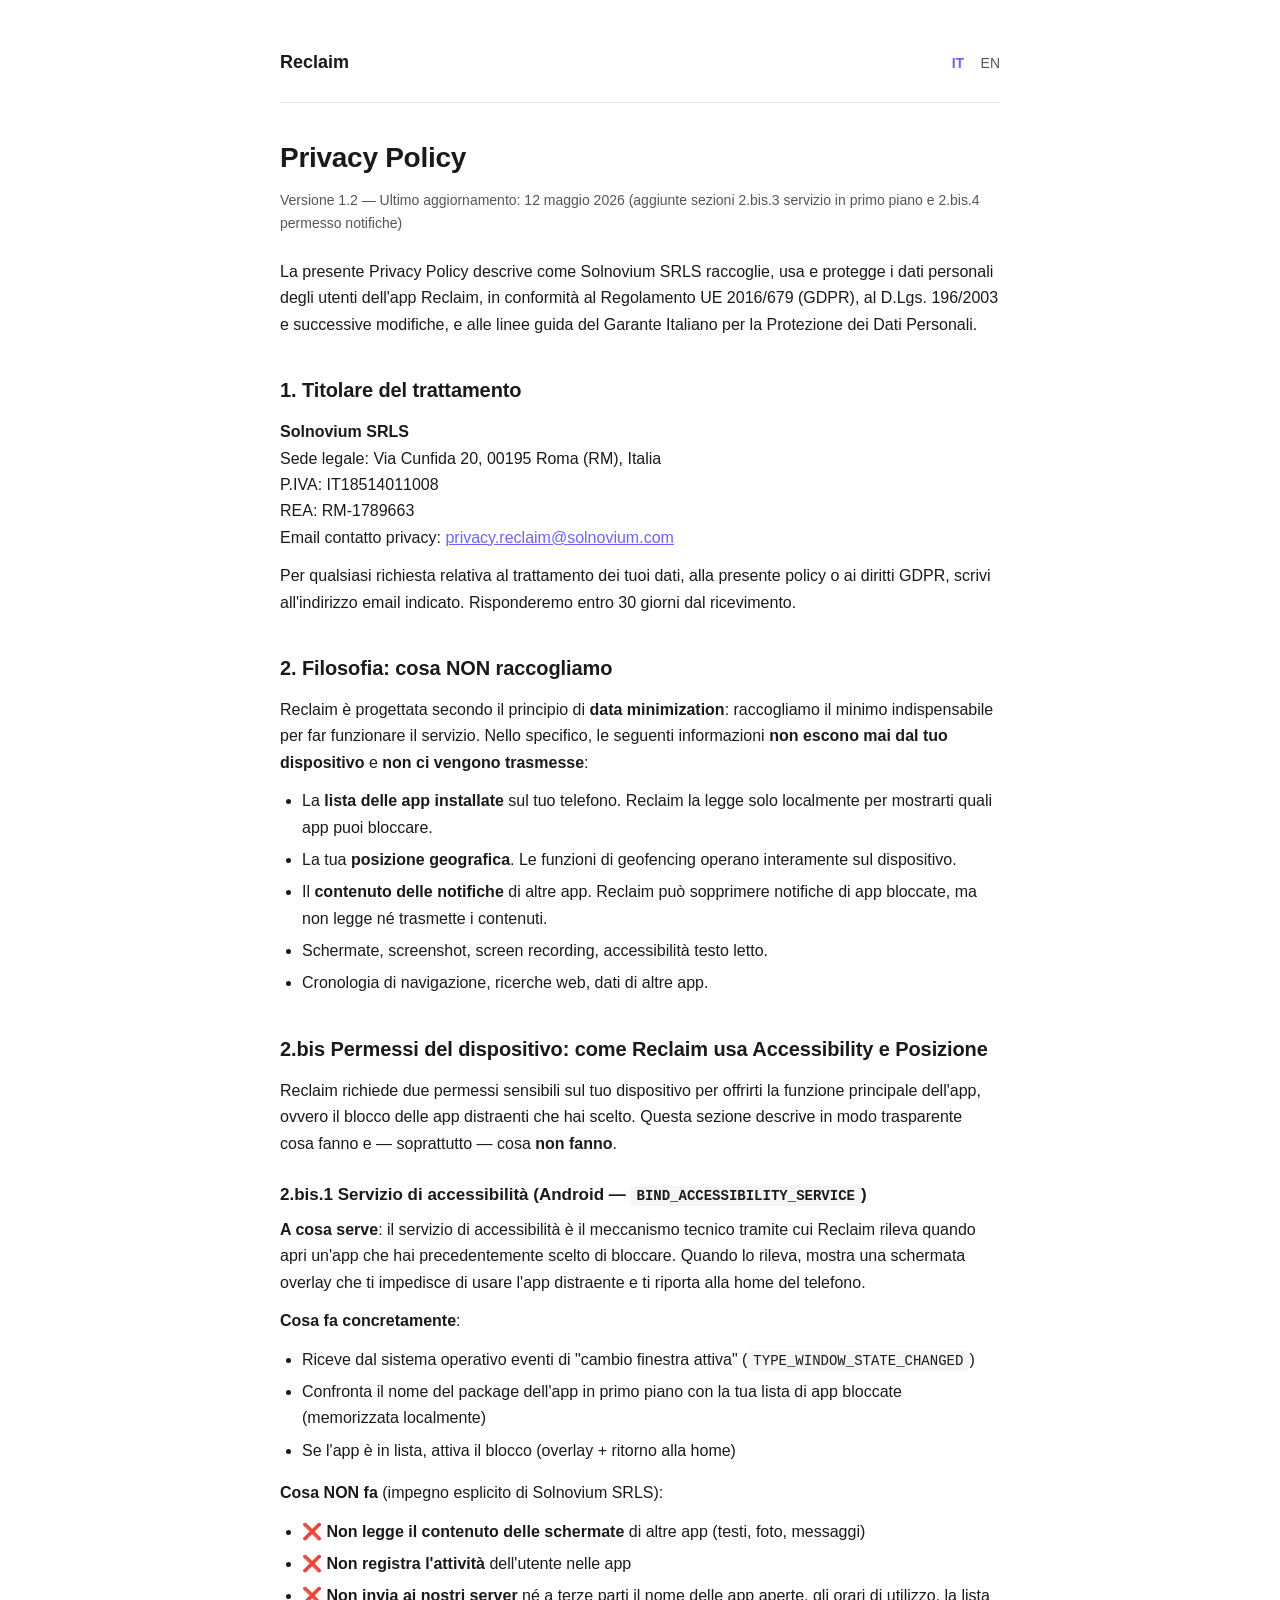
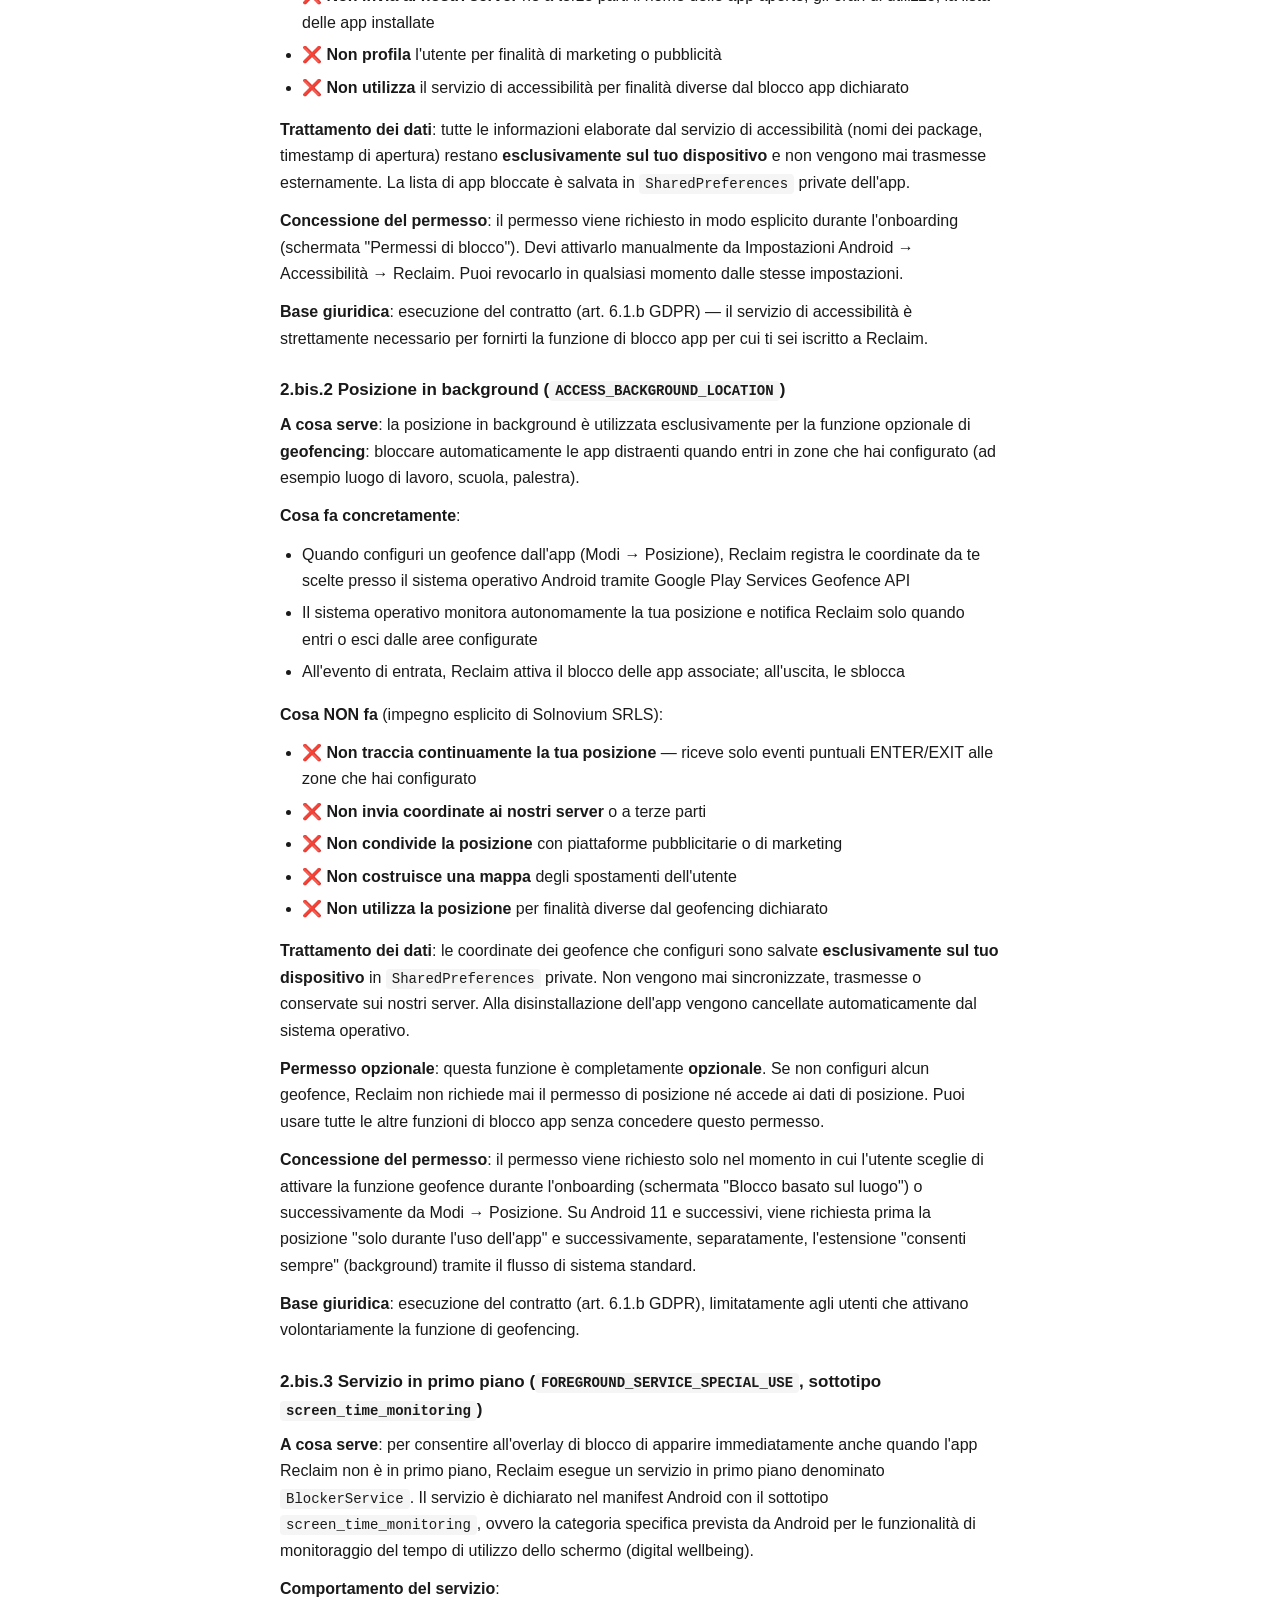
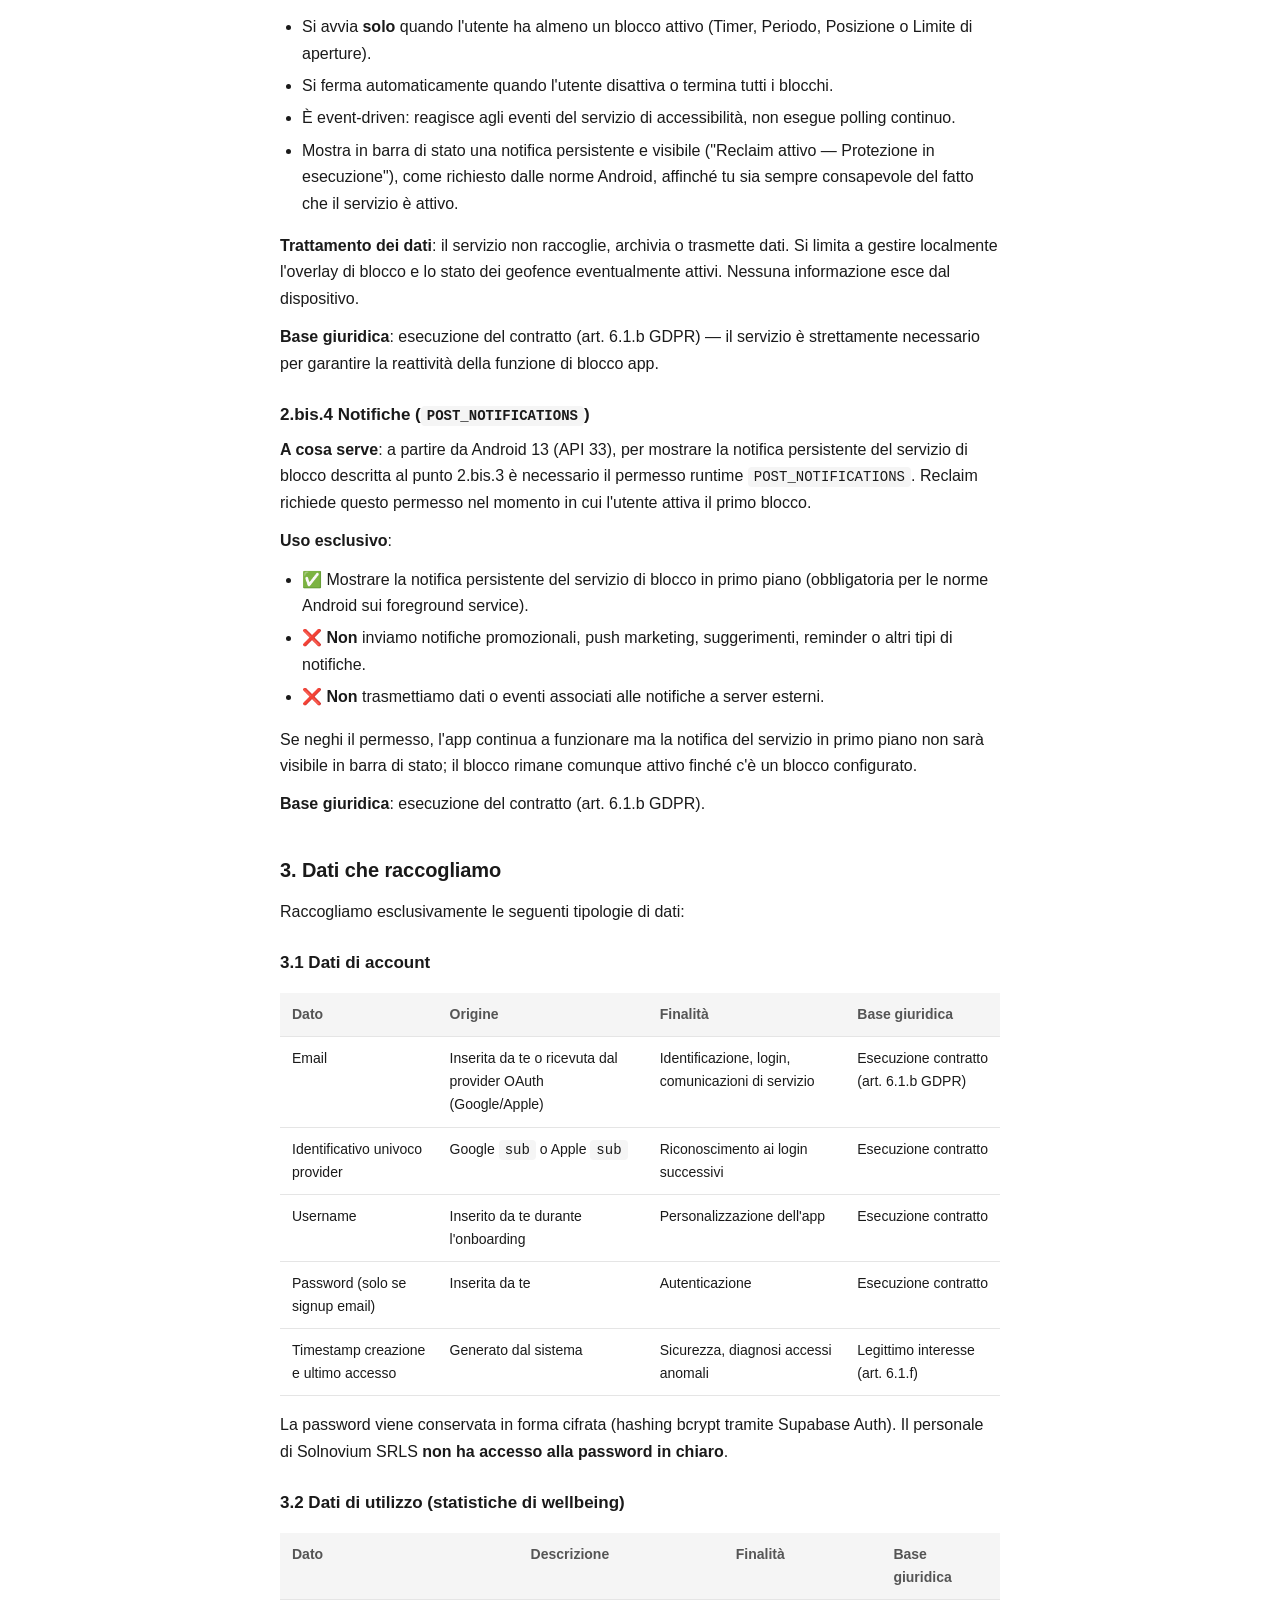
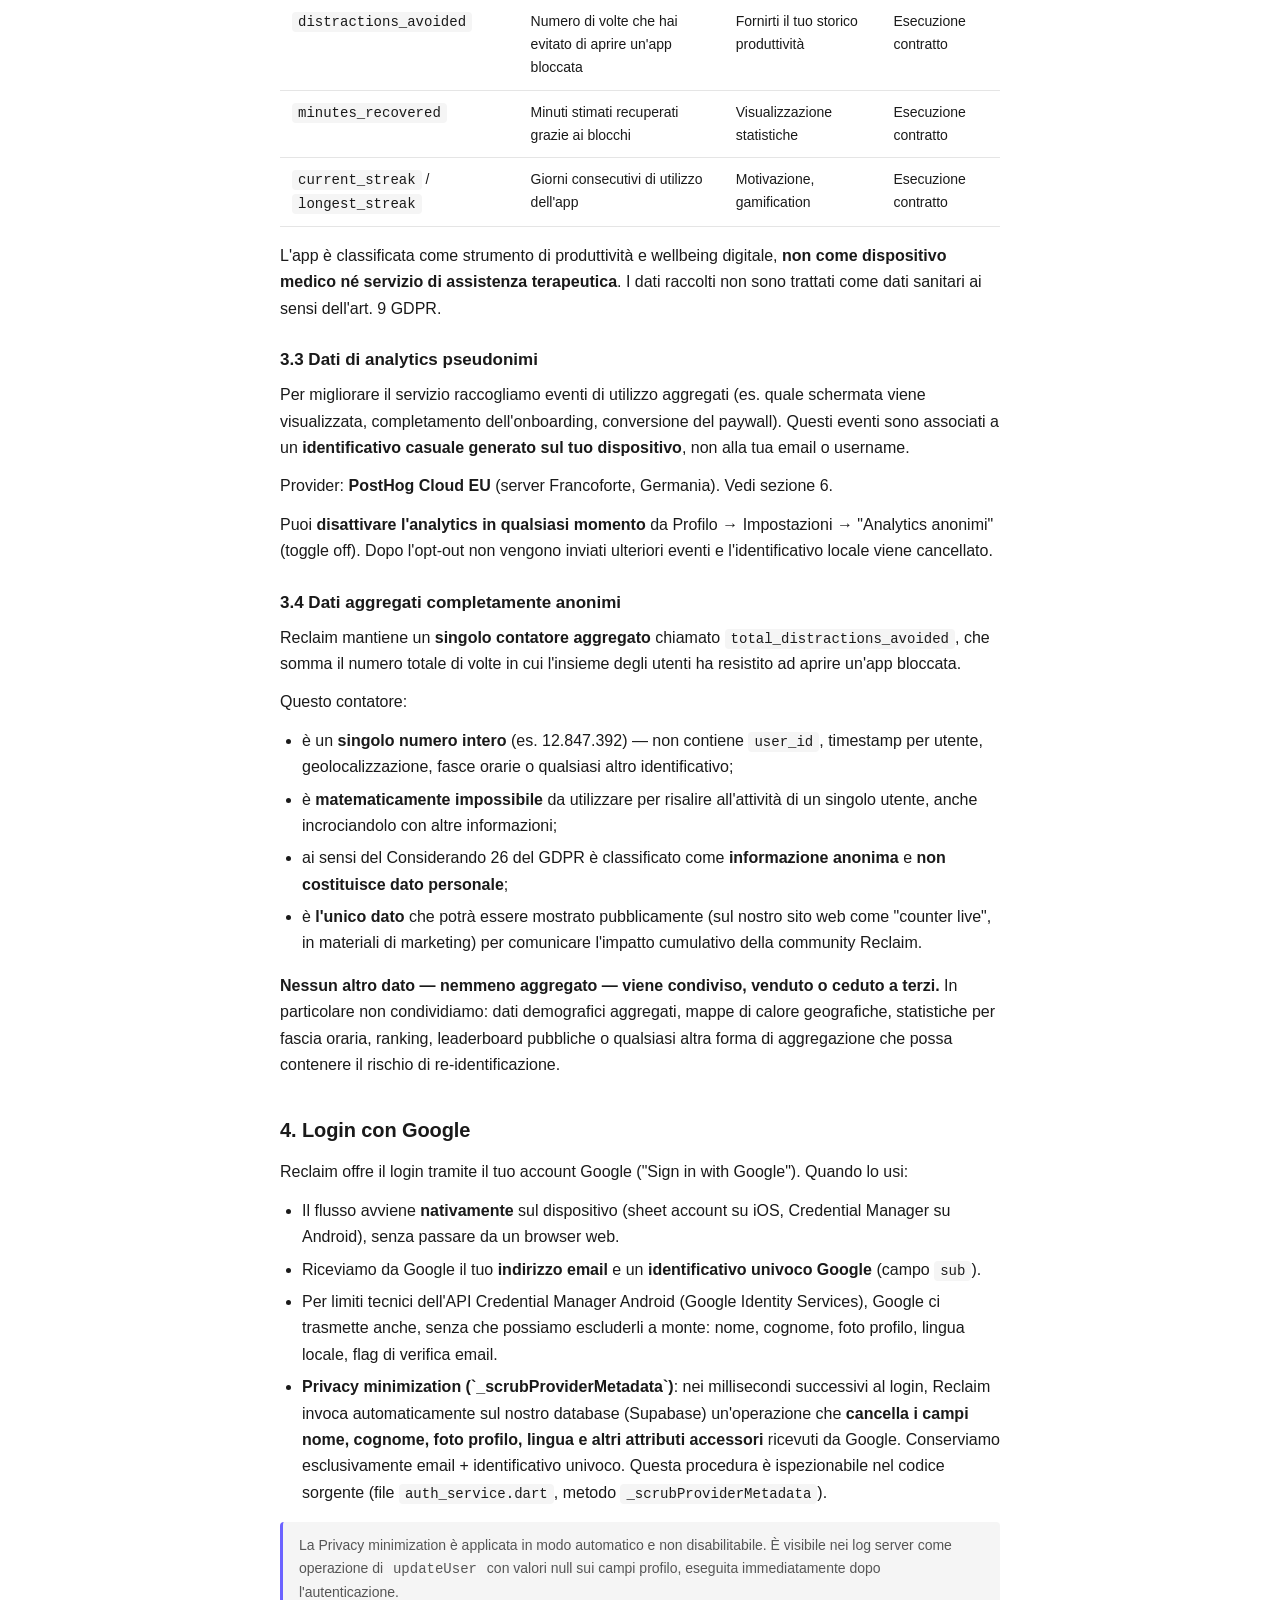
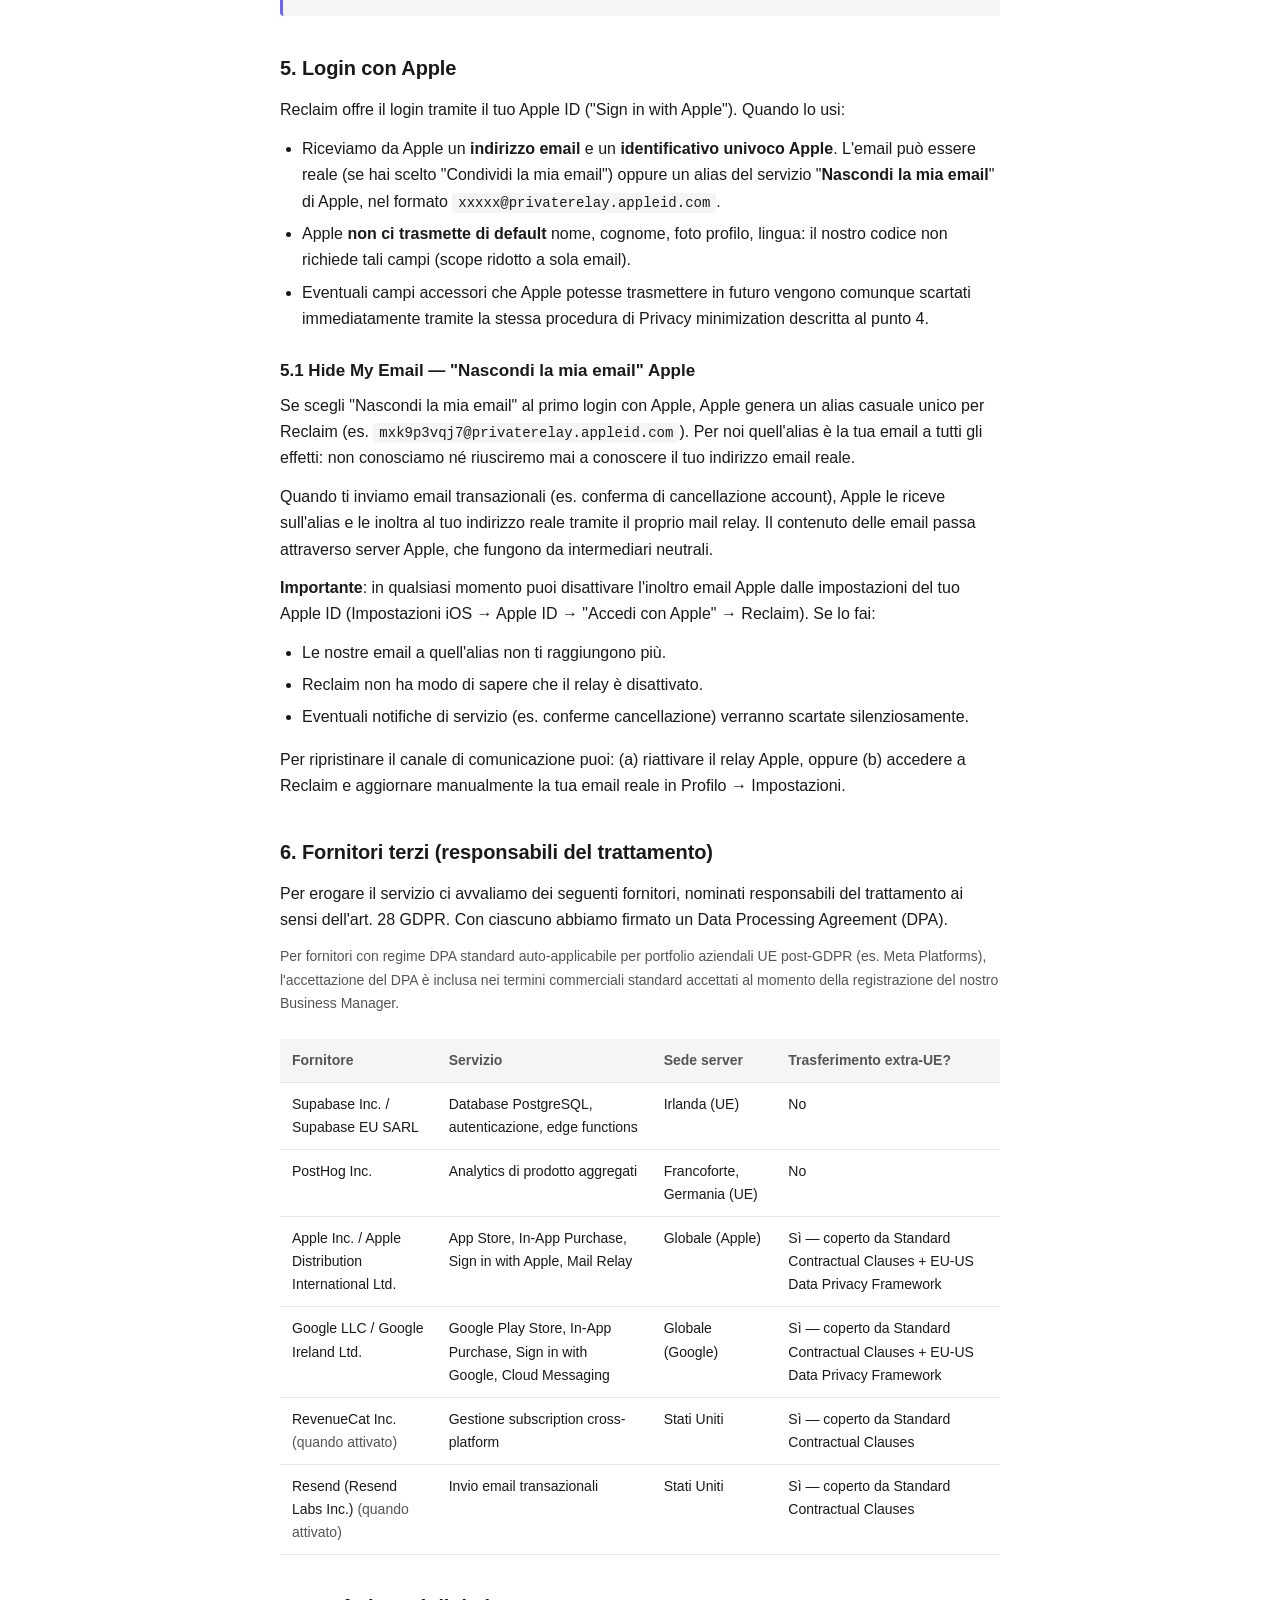
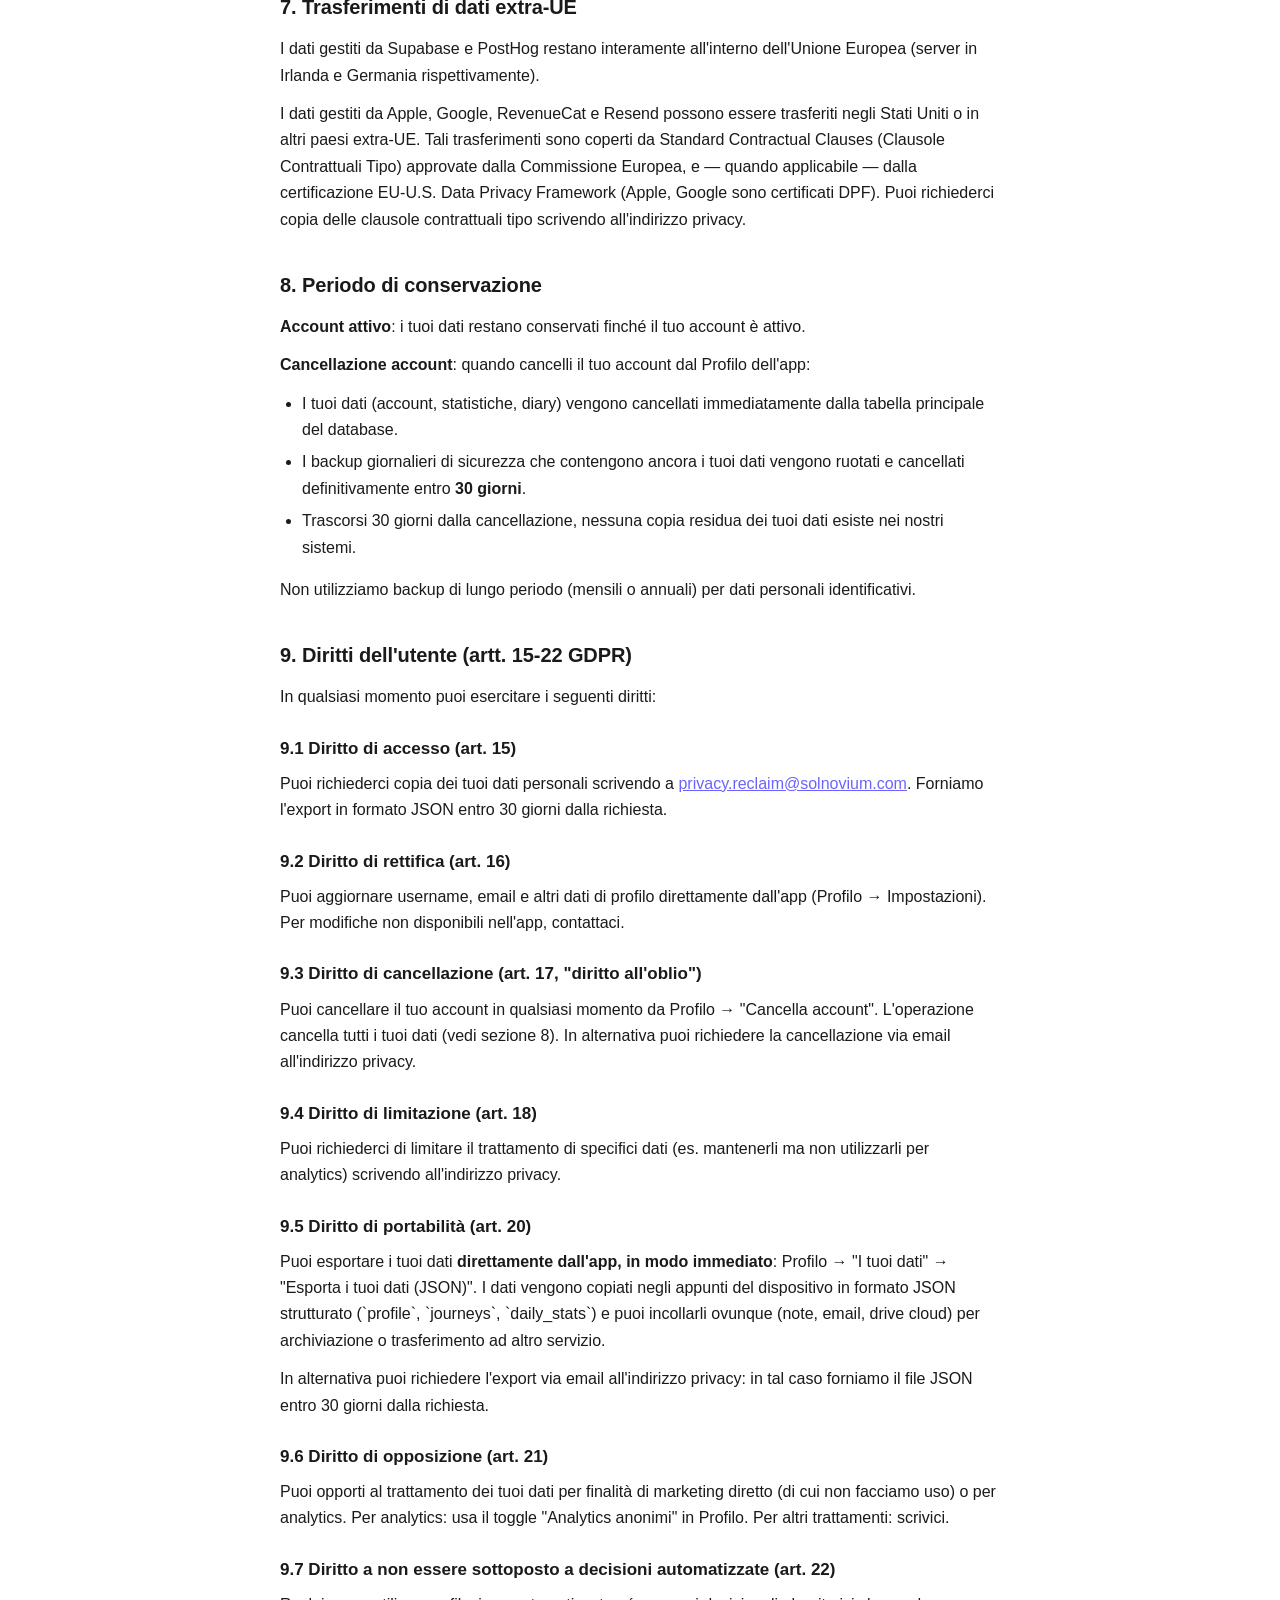
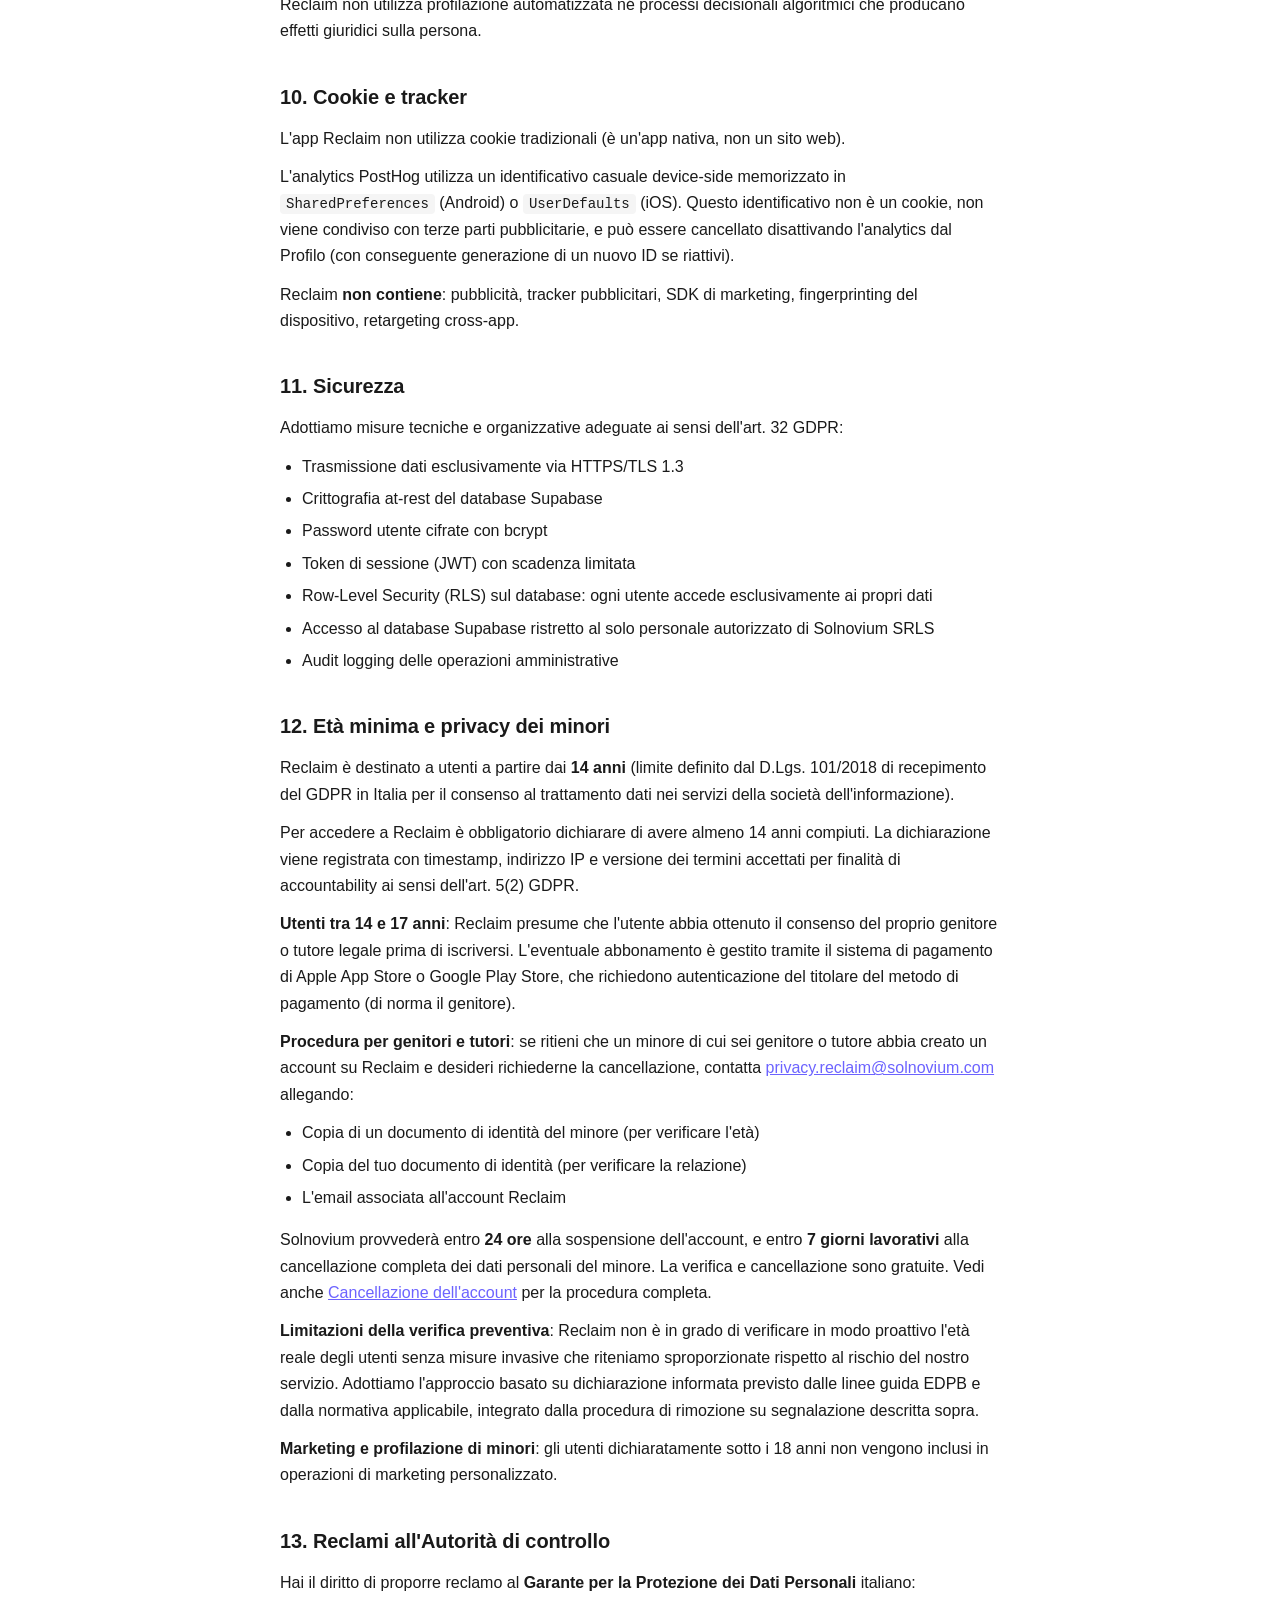
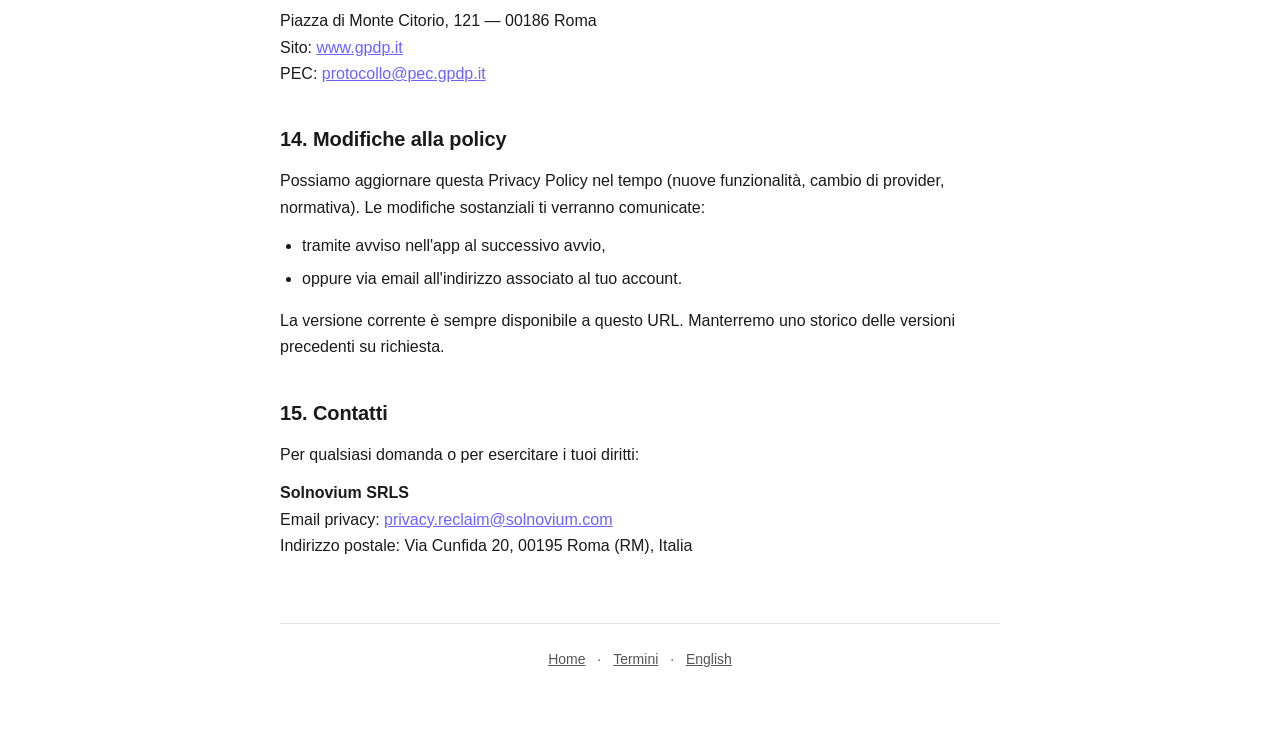
<file: privacy.html>
<!DOCTYPE html>
<html lang="it">
<head>
<meta charset="UTF-8">
<meta name="viewport" content="width=device-width, initial-scale=1">
<title>Privacy Policy — Reclaim</title>
<link rel="stylesheet" href="style.css">
</head>
<body>
<div class="container">
<header class="site">
  <a href="index.html" class="brand">Reclaim</a>
  <nav class="lang">
    <a href="privacy.html" class="active">IT</a>
    <a href="privacy.en.html">EN</a>
  </nav>
</header>

<h1>Privacy Policy</h1>
<p class="meta">Versione 1.2 — Ultimo aggiornamento: 12 maggio 2026 (aggiunte sezioni 2.bis.3 servizio in primo piano e 2.bis.4 permesso notifiche)</p>

<p>La presente Privacy Policy descrive come Solnovium SRLS raccoglie, usa e protegge i dati personali degli utenti dell'app Reclaim, in conformità al Regolamento UE 2016/679 (GDPR), al D.Lgs. 196/2003 e successive modifiche, e alle linee guida del Garante Italiano per la Protezione dei Dati Personali.</p>

<h2>1. Titolare del trattamento</h2>
<p>
  <strong>Solnovium SRLS</strong><br>
  Sede legale: Via Cunfida 20, 00195 Roma (RM), Italia<br>
  P.IVA: IT18514011008<br>
  REA: RM-1789663<br>
  Email contatto privacy: <a href="mailto:privacy.reclaim@solnovium.com">privacy.reclaim@solnovium.com</a>
</p>
<p>Per qualsiasi richiesta relativa al trattamento dei tuoi dati, alla presente policy o ai diritti GDPR, scrivi all'indirizzo email indicato. Risponderemo entro 30 giorni dal ricevimento.</p>

<h2>2. Filosofia: cosa NON raccogliamo</h2>
<p>Reclaim è progettata secondo il principio di <strong>data minimization</strong>: raccogliamo il minimo indispensabile per far funzionare il servizio. Nello specifico, le seguenti informazioni <strong>non escono mai dal tuo dispositivo</strong> e <strong>non ci vengono trasmesse</strong>:</p>
<ul>
  <li>La <strong>lista delle app installate</strong> sul tuo telefono. Reclaim la legge solo localmente per mostrarti quali app puoi bloccare.</li>
  <li>La tua <strong>posizione geografica</strong>. Le funzioni di geofencing operano interamente sul dispositivo.</li>
  <li>Il <strong>contenuto delle notifiche</strong> di altre app. Reclaim può sopprimere notifiche di app bloccate, ma non legge né trasmette i contenuti.</li>
  <li>Schermate, screenshot, screen recording, accessibilità testo letto.</li>
  <li>Cronologia di navigazione, ricerche web, dati di altre app.</li>
</ul>

<h2>2.bis Permessi del dispositivo: come Reclaim usa Accessibility e Posizione</h2>

<p>Reclaim richiede due permessi sensibili sul tuo dispositivo per offrirti la funzione principale dell'app, ovvero il blocco delle app distraenti che hai scelto. Questa sezione descrive in modo trasparente cosa fanno e — soprattutto — cosa <strong>non fanno</strong>.</p>

<h3>2.bis.1 Servizio di accessibilità (Android — <code>BIND_ACCESSIBILITY_SERVICE</code>)</h3>

<p><strong>A cosa serve</strong>: il servizio di accessibilità è il meccanismo tecnico tramite cui Reclaim rileva quando apri un'app che hai precedentemente scelto di bloccare. Quando lo rileva, mostra una schermata overlay che ti impedisce di usare l'app distraente e ti riporta alla home del telefono.</p>

<p><strong>Cosa fa concretamente</strong>:</p>
<ul>
  <li>Riceve dal sistema operativo eventi di "cambio finestra attiva" (<code>TYPE_WINDOW_STATE_CHANGED</code>)</li>
  <li>Confronta il nome del package dell'app in primo piano con la tua lista di app bloccate (memorizzata localmente)</li>
  <li>Se l'app è in lista, attiva il blocco (overlay + ritorno alla home)</li>
</ul>

<p><strong>Cosa NON fa</strong> (impegno esplicito di Solnovium SRLS):</p>
<ul>
  <li>❌ <strong>Non legge il contenuto delle schermate</strong> di altre app (testi, foto, messaggi)</li>
  <li>❌ <strong>Non registra l'attività</strong> dell'utente nelle app</li>
  <li>❌ <strong>Non invia ai nostri server</strong> né a terze parti il nome delle app aperte, gli orari di utilizzo, la lista delle app installate</li>
  <li>❌ <strong>Non profila</strong> l'utente per finalità di marketing o pubblicità</li>
  <li>❌ <strong>Non utilizza</strong> il servizio di accessibilità per finalità diverse dal blocco app dichiarato</li>
</ul>

<p><strong>Trattamento dei dati</strong>: tutte le informazioni elaborate dal servizio di accessibilità (nomi dei package, timestamp di apertura) restano <strong>esclusivamente sul tuo dispositivo</strong> e non vengono mai trasmesse esternamente. La lista di app bloccate è salvata in <code>SharedPreferences</code> private dell'app.</p>

<p><strong>Concessione del permesso</strong>: il permesso viene richiesto in modo esplicito durante l'onboarding (schermata "Permessi di blocco"). Devi attivarlo manualmente da Impostazioni Android → Accessibilità → Reclaim. Puoi revocarlo in qualsiasi momento dalle stesse impostazioni.</p>

<p><strong>Base giuridica</strong>: esecuzione del contratto (art. 6.1.b GDPR) — il servizio di accessibilità è strettamente necessario per fornirti la funzione di blocco app per cui ti sei iscritto a Reclaim.</p>

<h3>2.bis.2 Posizione in background (<code>ACCESS_BACKGROUND_LOCATION</code>)</h3>

<p><strong>A cosa serve</strong>: la posizione in background è utilizzata esclusivamente per la funzione opzionale di <strong>geofencing</strong>: bloccare automaticamente le app distraenti quando entri in zone che hai configurato (ad esempio luogo di lavoro, scuola, palestra).</p>

<p><strong>Cosa fa concretamente</strong>:</p>
<ul>
  <li>Quando configuri un geofence dall'app (Modi → Posizione), Reclaim registra le coordinate da te scelte presso il sistema operativo Android tramite Google Play Services Geofence API</li>
  <li>Il sistema operativo monitora autonomamente la tua posizione e notifica Reclaim solo quando entri o esci dalle aree configurate</li>
  <li>All'evento di entrata, Reclaim attiva il blocco delle app associate; all'uscita, le sblocca</li>
</ul>

<p><strong>Cosa NON fa</strong> (impegno esplicito di Solnovium SRLS):</p>
<ul>
  <li>❌ <strong>Non traccia continuamente la tua posizione</strong> — riceve solo eventi puntuali ENTER/EXIT alle zone che hai configurato</li>
  <li>❌ <strong>Non invia coordinate ai nostri server</strong> o a terze parti</li>
  <li>❌ <strong>Non condivide la posizione</strong> con piattaforme pubblicitarie o di marketing</li>
  <li>❌ <strong>Non costruisce una mappa</strong> degli spostamenti dell'utente</li>
  <li>❌ <strong>Non utilizza la posizione</strong> per finalità diverse dal geofencing dichiarato</li>
</ul>

<p><strong>Trattamento dei dati</strong>: le coordinate dei geofence che configuri sono salvate <strong>esclusivamente sul tuo dispositivo</strong> in <code>SharedPreferences</code> private. Non vengono mai sincronizzate, trasmesse o conservate sui nostri server. Alla disinstallazione dell'app vengono cancellate automaticamente dal sistema operativo.</p>

<p><strong>Permesso opzionale</strong>: questa funzione è completamente <strong>opzionale</strong>. Se non configuri alcun geofence, Reclaim non richiede mai il permesso di posizione né accede ai dati di posizione. Puoi usare tutte le altre funzioni di blocco app senza concedere questo permesso.</p>

<p><strong>Concessione del permesso</strong>: il permesso viene richiesto solo nel momento in cui l'utente sceglie di attivare la funzione geofence durante l'onboarding (schermata "Blocco basato sul luogo") o successivamente da Modi → Posizione. Su Android 11 e successivi, viene richiesta prima la posizione "solo durante l'uso dell'app" e successivamente, separatamente, l'estensione "consenti sempre" (background) tramite il flusso di sistema standard.</p>

<p><strong>Base giuridica</strong>: esecuzione del contratto (art. 6.1.b GDPR), limitatamente agli utenti che attivano volontariamente la funzione di geofencing.</p>

<h3>2.bis.3 Servizio in primo piano (<code>FOREGROUND_SERVICE_SPECIAL_USE</code>, sottotipo <code>screen_time_monitoring</code>)</h3>

<p><strong>A cosa serve</strong>: per consentire all'overlay di blocco di apparire immediatamente anche quando l'app Reclaim non è in primo piano, Reclaim esegue un servizio in primo piano denominato <code>BlockerService</code>. Il servizio è dichiarato nel manifest Android con il sottotipo <code>screen_time_monitoring</code>, ovvero la categoria specifica prevista da Android per le funzionalità di monitoraggio del tempo di utilizzo dello schermo (digital wellbeing).</p>

<p><strong>Comportamento del servizio</strong>:</p>
<ul>
  <li>Si avvia <strong>solo</strong> quando l'utente ha almeno un blocco attivo (Timer, Periodo, Posizione o Limite di aperture).</li>
  <li>Si ferma automaticamente quando l'utente disattiva o termina tutti i blocchi.</li>
  <li>È event-driven: reagisce agli eventi del servizio di accessibilità, non esegue polling continuo.</li>
  <li>Mostra in barra di stato una notifica persistente e visibile ("Reclaim attivo — Protezione in esecuzione"), come richiesto dalle norme Android, affinché tu sia sempre consapevole del fatto che il servizio è attivo.</li>
</ul>

<p><strong>Trattamento dei dati</strong>: il servizio non raccoglie, archivia o trasmette dati. Si limita a gestire localmente l'overlay di blocco e lo stato dei geofence eventualmente attivi. Nessuna informazione esce dal dispositivo.</p>

<p><strong>Base giuridica</strong>: esecuzione del contratto (art. 6.1.b GDPR) — il servizio è strettamente necessario per garantire la reattività della funzione di blocco app.</p>

<h3>2.bis.4 Notifiche (<code>POST_NOTIFICATIONS</code>)</h3>

<p><strong>A cosa serve</strong>: a partire da Android 13 (API 33), per mostrare la notifica persistente del servizio di blocco descritta al punto 2.bis.3 è necessario il permesso runtime <code>POST_NOTIFICATIONS</code>. Reclaim richiede questo permesso nel momento in cui l'utente attiva il primo blocco.</p>

<p><strong>Uso esclusivo</strong>:</p>
<ul>
  <li>✅ Mostrare la notifica persistente del servizio di blocco in primo piano (obbligatoria per le norme Android sui foreground service).</li>
  <li>❌ <strong>Non</strong> inviamo notifiche promozionali, push marketing, suggerimenti, reminder o altri tipi di notifiche.</li>
  <li>❌ <strong>Non</strong> trasmettiamo dati o eventi associati alle notifiche a server esterni.</li>
</ul>

<p>Se neghi il permesso, l'app continua a funzionare ma la notifica del servizio in primo piano non sarà visibile in barra di stato; il blocco rimane comunque attivo finché c'è un blocco configurato.</p>

<p><strong>Base giuridica</strong>: esecuzione del contratto (art. 6.1.b GDPR).</p>

<h2>3. Dati che raccogliamo</h2>
<p>Raccogliamo esclusivamente le seguenti tipologie di dati:</p>

<h3>3.1 Dati di account</h3>
<table>
  <tr><th>Dato</th><th>Origine</th><th>Finalità</th><th>Base giuridica</th></tr>
  <tr><td>Email</td><td>Inserita da te o ricevuta dal provider OAuth (Google/Apple)</td><td>Identificazione, login, comunicazioni di servizio</td><td>Esecuzione contratto (art. 6.1.b GDPR)</td></tr>
  <tr><td>Identificativo univoco provider</td><td>Google <code>sub</code> o Apple <code>sub</code></td><td>Riconoscimento ai login successivi</td><td>Esecuzione contratto</td></tr>
  <tr><td>Username</td><td>Inserito da te durante l'onboarding</td><td>Personalizzazione dell'app</td><td>Esecuzione contratto</td></tr>
  <tr><td>Password (solo se signup email)</td><td>Inserita da te</td><td>Autenticazione</td><td>Esecuzione contratto</td></tr>
  <tr><td>Timestamp creazione e ultimo accesso</td><td>Generato dal sistema</td><td>Sicurezza, diagnosi accessi anomali</td><td>Legittimo interesse (art. 6.1.f)</td></tr>
</table>

<p>La password viene conservata in forma cifrata (hashing bcrypt tramite Supabase Auth). Il personale di Solnovium SRLS <strong>non ha accesso alla password in chiaro</strong>.</p>

<h3>3.2 Dati di utilizzo (statistiche di wellbeing)</h3>
<table>
  <tr><th>Dato</th><th>Descrizione</th><th>Finalità</th><th>Base giuridica</th></tr>
  <tr><td><code>distractions_avoided</code></td><td>Numero di volte che hai evitato di aprire un'app bloccata</td><td>Fornirti il tuo storico produttività</td><td>Esecuzione contratto</td></tr>
  <tr><td><code>minutes_recovered</code></td><td>Minuti stimati recuperati grazie ai blocchi</td><td>Visualizzazione statistiche</td><td>Esecuzione contratto</td></tr>
  <tr><td><code>current_streak</code> / <code>longest_streak</code></td><td>Giorni consecutivi di utilizzo dell'app</td><td>Motivazione, gamification</td><td>Esecuzione contratto</td></tr>
</table>

<p>L'app è classificata come strumento di produttività e wellbeing digitale, <strong>non come dispositivo medico né servizio di assistenza terapeutica</strong>. I dati raccolti non sono trattati come dati sanitari ai sensi dell'art. 9 GDPR.</p>

<h3>3.3 Dati di analytics pseudonimi</h3>
<p>Per migliorare il servizio raccogliamo eventi di utilizzo aggregati (es. quale schermata viene visualizzata, completamento dell'onboarding, conversione del paywall). Questi eventi sono associati a un <strong>identificativo casuale generato sul tuo dispositivo</strong>, non alla tua email o username.</p>
<p>Provider: <strong>PostHog Cloud EU</strong> (server Francoforte, Germania). Vedi sezione 6.</p>
<p>Puoi <strong>disattivare l'analytics in qualsiasi momento</strong> da Profilo → Impostazioni → "Analytics anonimi" (toggle off). Dopo l'opt-out non vengono inviati ulteriori eventi e l'identificativo locale viene cancellato.</p>

<h3>3.4 Dati aggregati completamente anonimi</h3>
<p>Reclaim mantiene un <strong>singolo contatore aggregato</strong> chiamato <code>total_distractions_avoided</code>, che somma il numero totale di volte in cui l'insieme degli utenti ha resistito ad aprire un'app bloccata.</p>
<p>Questo contatore:</p>
<ul>
  <li>è un <strong>singolo numero intero</strong> (es. 12.847.392) — non contiene <code>user_id</code>, timestamp per utente, geolocalizzazione, fasce orarie o qualsiasi altro identificativo;</li>
  <li>è <strong>matematicamente impossibile</strong> da utilizzare per risalire all'attività di un singolo utente, anche incrociandolo con altre informazioni;</li>
  <li>ai sensi del Considerando 26 del GDPR è classificato come <strong>informazione anonima</strong> e <strong>non costituisce dato personale</strong>;</li>
  <li>è <strong>l'unico dato</strong> che potrà essere mostrato pubblicamente (sul nostro sito web come "counter live", in materiali di marketing) per comunicare l'impatto cumulativo della community Reclaim.</li>
</ul>
<p><strong>Nessun altro dato — nemmeno aggregato — viene condiviso, venduto o ceduto a terzi.</strong> In particolare non condividiamo: dati demografici aggregati, mappe di calore geografiche, statistiche per fascia oraria, ranking, leaderboard pubbliche o qualsiasi altra forma di aggregazione che possa contenere il rischio di re-identificazione.</p>

<h2>4. Login con Google</h2>
<p>Reclaim offre il login tramite il tuo account Google ("Sign in with Google"). Quando lo usi:</p>
<ul>
  <li>Il flusso avviene <strong>nativamente</strong> sul dispositivo (sheet account su iOS, Credential Manager su Android), senza passare da un browser web.</li>
  <li>Riceviamo da Google il tuo <strong>indirizzo email</strong> e un <strong>identificativo univoco Google</strong> (campo <code>sub</code>).</li>
  <li>Per limiti tecnici dell'API Credential Manager Android (Google Identity Services), Google ci trasmette anche, senza che possiamo escluderli a monte: nome, cognome, foto profilo, lingua locale, flag di verifica email.</li>
  <li><strong>Privacy minimization (`_scrubProviderMetadata`)</strong>: nei millisecondi successivi al login, Reclaim invoca automaticamente sul nostro database (Supabase) un'operazione che <strong>cancella i campi nome, cognome, foto profilo, lingua e altri attributi accessori</strong> ricevuti da Google. Conserviamo esclusivamente email + identificativo univoco. Questa procedura è ispezionabile nel codice sorgente (file <code>auth_service.dart</code>, metodo <code>_scrubProviderMetadata</code>).</li>
</ul>

<div class="note">
La Privacy minimization è applicata in modo automatico e non disabilitabile. È visibile nei log server come operazione di <code>updateUser</code> con valori null sui campi profilo, eseguita immediatamente dopo l'autenticazione.
</div>

<h2>5. Login con Apple</h2>
<p>Reclaim offre il login tramite il tuo Apple ID ("Sign in with Apple"). Quando lo usi:</p>
<ul>
  <li>Riceviamo da Apple un <strong>indirizzo email</strong> e un <strong>identificativo univoco Apple</strong>. L'email può essere reale (se hai scelto "Condividi la mia email") oppure un alias del servizio "<strong>Nascondi la mia email</strong>" di Apple, nel formato <code>xxxxx@privaterelay.appleid.com</code>.</li>
  <li>Apple <strong>non ci trasmette di default</strong> nome, cognome, foto profilo, lingua: il nostro codice non richiede tali campi (scope ridotto a sola email).</li>
  <li>Eventuali campi accessori che Apple potesse trasmettere in futuro vengono comunque scartati immediatamente tramite la stessa procedura di Privacy minimization descritta al punto 4.</li>
</ul>

<h3>5.1 Hide My Email — "Nascondi la mia email" Apple</h3>
<p>Se scegli "Nascondi la mia email" al primo login con Apple, Apple genera un alias casuale unico per Reclaim (es. <code>mxk9p3vqj7@privaterelay.appleid.com</code>). Per noi quell'alias è la tua email a tutti gli effetti: non conosciamo né riusciremo mai a conoscere il tuo indirizzo email reale.</p>
<p>Quando ti inviamo email transazionali (es. conferma di cancellazione account), Apple le riceve sull'alias e le inoltra al tuo indirizzo reale tramite il proprio mail relay. Il contenuto delle email passa attraverso server Apple, che fungono da intermediari neutrali.</p>
<p><strong>Importante</strong>: in qualsiasi momento puoi disattivare l'inoltro email Apple dalle impostazioni del tuo Apple ID (Impostazioni iOS → Apple ID → "Accedi con Apple" → Reclaim). Se lo fai:</p>
<ul>
  <li>Le nostre email a quell'alias non ti raggiungono più.</li>
  <li>Reclaim non ha modo di sapere che il relay è disattivato.</li>
  <li>Eventuali notifiche di servizio (es. conferme cancellazione) verranno scartate silenziosamente.</li>
</ul>
<p>Per ripristinare il canale di comunicazione puoi: (a) riattivare il relay Apple, oppure (b) accedere a Reclaim e aggiornare manualmente la tua email reale in Profilo → Impostazioni.</p>

<h2>6. Fornitori terzi (responsabili del trattamento)</h2>
<p>Per erogare il servizio ci avvaliamo dei seguenti fornitori, nominati responsabili del trattamento ai sensi dell'art. 28 GDPR. Con ciascuno abbiamo firmato un Data Processing Agreement (DPA).</p>
<p class="meta">Per fornitori con regime DPA standard auto-applicabile per portfolio aziendali UE post-GDPR (es. Meta Platforms), l'accettazione del DPA è inclusa nei termini commerciali standard accettati al momento della registrazione del nostro Business Manager.</p>

<table>
  <tr><th>Fornitore</th><th>Servizio</th><th>Sede server</th><th>Trasferimento extra-UE?</th></tr>
  <tr><td>Supabase Inc. / Supabase EU SARL</td><td>Database PostgreSQL, autenticazione, edge functions</td><td>Irlanda (UE)</td><td>No</td></tr>
  <tr><td>PostHog Inc.</td><td>Analytics di prodotto aggregati</td><td>Francoforte, Germania (UE)</td><td>No</td></tr>
  <tr><td>Apple Inc. / Apple Distribution International Ltd.</td><td>App Store, In-App Purchase, Sign in with Apple, Mail Relay</td><td>Globale (Apple)</td><td>Sì — coperto da Standard Contractual Clauses + EU-US Data Privacy Framework</td></tr>
  <tr><td>Google LLC / Google Ireland Ltd.</td><td>Google Play Store, In-App Purchase, Sign in with Google, Cloud Messaging</td><td>Globale (Google)</td><td>Sì — coperto da Standard Contractual Clauses + EU-US Data Privacy Framework</td></tr>
  <tr><td>RevenueCat Inc. <span class="meta">(quando attivato)</span></td><td>Gestione subscription cross-platform</td><td>Stati Uniti</td><td>Sì — coperto da Standard Contractual Clauses</td></tr>
  <tr><td>Resend (Resend Labs Inc.) <span class="meta">(quando attivato)</span></td><td>Invio email transazionali</td><td>Stati Uniti</td><td>Sì — coperto da Standard Contractual Clauses</td></tr>
</table>

<h2>7. Trasferimenti di dati extra-UE</h2>
<p>I dati gestiti da Supabase e PostHog restano interamente all'interno dell'Unione Europea (server in Irlanda e Germania rispettivamente).</p>
<p>I dati gestiti da Apple, Google, RevenueCat e Resend possono essere trasferiti negli Stati Uniti o in altri paesi extra-UE. Tali trasferimenti sono coperti da Standard Contractual Clauses (Clausole Contrattuali Tipo) approvate dalla Commissione Europea, e — quando applicabile — dalla certificazione EU-U.S. Data Privacy Framework (Apple, Google sono certificati DPF). Puoi richiederci copia delle clausole contrattuali tipo scrivendo all'indirizzo privacy.</p>

<h2>8. Periodo di conservazione</h2>
<p><strong>Account attivo</strong>: i tuoi dati restano conservati finché il tuo account è attivo.</p>
<p><strong>Cancellazione account</strong>: quando cancelli il tuo account dal Profilo dell'app:</p>
<ul>
  <li>I tuoi dati (account, statistiche, diary) vengono cancellati immediatamente dalla tabella principale del database.</li>
  <li>I backup giornalieri di sicurezza che contengono ancora i tuoi dati vengono ruotati e cancellati definitivamente entro <strong>30 giorni</strong>.</li>
  <li>Trascorsi 30 giorni dalla cancellazione, nessuna copia residua dei tuoi dati esiste nei nostri sistemi.</li>
</ul>
<p>Non utilizziamo backup di lungo periodo (mensili o annuali) per dati personali identificativi.</p>

<h2>9. Diritti dell'utente (artt. 15-22 GDPR)</h2>
<p>In qualsiasi momento puoi esercitare i seguenti diritti:</p>

<h3>9.1 Diritto di accesso (art. 15)</h3>
<p>Puoi richiederci copia dei tuoi dati personali scrivendo a <a href="mailto:privacy.reclaim@solnovium.com">privacy.reclaim@solnovium.com</a>. Forniamo l'export in formato JSON entro 30 giorni dalla richiesta.</p>

<h3>9.2 Diritto di rettifica (art. 16)</h3>
<p>Puoi aggiornare username, email e altri dati di profilo direttamente dall'app (Profilo → Impostazioni). Per modifiche non disponibili nell'app, contattaci.</p>

<h3>9.3 Diritto di cancellazione (art. 17, "diritto all'oblio")</h3>
<p>Puoi cancellare il tuo account in qualsiasi momento da Profilo → "Cancella account". L'operazione cancella tutti i tuoi dati (vedi sezione 8). In alternativa puoi richiedere la cancellazione via email all'indirizzo privacy.</p>

<h3>9.4 Diritto di limitazione (art. 18)</h3>
<p>Puoi richiederci di limitare il trattamento di specifici dati (es. mantenerli ma non utilizzarli per analytics) scrivendo all'indirizzo privacy.</p>

<h3>9.5 Diritto di portabilità (art. 20)</h3>
<p>Puoi esportare i tuoi dati <strong>direttamente dall'app, in modo immediato</strong>: Profilo → "I tuoi dati" → "Esporta i tuoi dati (JSON)". I dati vengono copiati negli appunti del dispositivo in formato JSON strutturato (`profile`, `journeys`, `daily_stats`) e puoi incollarli ovunque (note, email, drive cloud) per archiviazione o trasferimento ad altro servizio.</p>
<p>In alternativa puoi richiedere l'export via email all'indirizzo privacy: in tal caso forniamo il file JSON entro 30 giorni dalla richiesta.</p>

<h3>9.6 Diritto di opposizione (art. 21)</h3>
<p>Puoi opporti al trattamento dei tuoi dati per finalità di marketing diretto (di cui non facciamo uso) o per analytics. Per analytics: usa il toggle "Analytics anonimi" in Profilo. Per altri trattamenti: scrivici.</p>

<h3>9.7 Diritto a non essere sottoposto a decisioni automatizzate (art. 22)</h3>
<p>Reclaim non utilizza profilazione automatizzata né processi decisionali algoritmici che producano effetti giuridici sulla persona.</p>

<h2>10. Cookie e tracker</h2>
<p>L'app Reclaim non utilizza cookie tradizionali (è un'app nativa, non un sito web).</p>
<p>L'analytics PostHog utilizza un identificativo casuale device-side memorizzato in <code>SharedPreferences</code> (Android) o <code>UserDefaults</code> (iOS). Questo identificativo non è un cookie, non viene condiviso con terze parti pubblicitarie, e può essere cancellato disattivando l'analytics dal Profilo (con conseguente generazione di un nuovo ID se riattivi).</p>
<p>Reclaim <strong>non contiene</strong>: pubblicità, tracker pubblicitari, SDK di marketing, fingerprinting del dispositivo, retargeting cross-app.</p>

<h2>11. Sicurezza</h2>
<p>Adottiamo misure tecniche e organizzative adeguate ai sensi dell'art. 32 GDPR:</p>
<ul>
  <li>Trasmissione dati esclusivamente via HTTPS/TLS 1.3</li>
  <li>Crittografia at-rest del database Supabase</li>
  <li>Password utente cifrate con bcrypt</li>
  <li>Token di sessione (JWT) con scadenza limitata</li>
  <li>Row-Level Security (RLS) sul database: ogni utente accede esclusivamente ai propri dati</li>
  <li>Accesso al database Supabase ristretto al solo personale autorizzato di Solnovium SRLS</li>
  <li>Audit logging delle operazioni amministrative</li>
</ul>

<h2>12. Età minima e privacy dei minori</h2>

<p>Reclaim è destinato a utenti a partire dai <strong>14 anni</strong> (limite definito dal D.Lgs. 101/2018 di recepimento del GDPR in Italia per il consenso al trattamento dati nei servizi della società dell'informazione).</p>

<p>Per accedere a Reclaim è obbligatorio dichiarare di avere almeno 14 anni compiuti. La dichiarazione viene registrata con timestamp, indirizzo IP e versione dei termini accettati per finalità di accountability ai sensi dell'art. 5(2) GDPR.</p>

<p><strong>Utenti tra 14 e 17 anni</strong>: Reclaim presume che l'utente abbia ottenuto il consenso del proprio genitore o tutore legale prima di iscriversi. L'eventuale abbonamento è gestito tramite il sistema di pagamento di Apple App Store o Google Play Store, che richiedono autenticazione del titolare del metodo di pagamento (di norma il genitore).</p>

<p><strong>Procedura per genitori e tutori</strong>: se ritieni che un minore di cui sei genitore o tutore abbia creato un account su Reclaim e desideri richiederne la cancellazione, contatta <a href="mailto:privacy.reclaim@solnovium.com">privacy.reclaim@solnovium.com</a> allegando:</p>
<ul>
  <li>Copia di un documento di identità del minore (per verificare l'età)</li>
  <li>Copia del tuo documento di identità (per verificare la relazione)</li>
  <li>L'email associata all'account Reclaim</li>
</ul>

<p>Solnovium provvederà entro <strong>24 ore</strong> alla sospensione dell'account, e entro <strong>7 giorni lavorativi</strong> alla cancellazione completa dei dati personali del minore. La verifica e cancellazione sono gratuite. Vedi anche <a href="account-deletion.html">Cancellazione dell'account</a> per la procedura completa.</p>

<p><strong>Limitazioni della verifica preventiva</strong>: Reclaim non è in grado di verificare in modo proattivo l'età reale degli utenti senza misure invasive che riteniamo sproporzionate rispetto al rischio del nostro servizio. Adottiamo l'approccio basato su dichiarazione informata previsto dalle linee guida EDPB e dalla normativa applicabile, integrato dalla procedura di rimozione su segnalazione descritta sopra.</p>

<p><strong>Marketing e profilazione di minori</strong>: gli utenti dichiaratamente sotto i 18 anni non vengono inclusi in operazioni di marketing personalizzato.</p>

<h2>13. Reclami all'Autorità di controllo</h2>
<p>Hai il diritto di proporre reclamo al <strong>Garante per la Protezione dei Dati Personali</strong> italiano:</p>
<p>
  Piazza di Monte Citorio, 121 — 00186 Roma<br>
  Sito: <a href="https://www.gpdp.it" target="_blank" rel="noopener">www.gpdp.it</a><br>
  PEC: <a href="mailto:protocollo@pec.gpdp.it">protocollo@pec.gpdp.it</a>
</p>

<h2>14. Modifiche alla policy</h2>
<p>Possiamo aggiornare questa Privacy Policy nel tempo (nuove funzionalità, cambio di provider, normativa). Le modifiche sostanziali ti verranno comunicate:</p>
<ul>
  <li>tramite avviso nell'app al successivo avvio,</li>
  <li>oppure via email all'indirizzo associato al tuo account.</li>
</ul>
<p>La versione corrente è sempre disponibile a questo URL. Manterremo uno storico delle versioni precedenti su richiesta.</p>

<h2>15. Contatti</h2>
<p>Per qualsiasi domanda o per esercitare i tuoi diritti:</p>
<p>
  <strong>Solnovium SRLS</strong><br>
  Email privacy: <a href="mailto:privacy.reclaim@solnovium.com">privacy.reclaim@solnovium.com</a><br>
  Indirizzo postale: Via Cunfida 20, 00195 Roma (RM), Italia
</p>

<footer class="site">
  <a href="index.html">Home</a> ·
  <a href="terms.html">Termini</a> ·
  <a href="privacy.en.html">English</a>
</footer>
</div>
</body>
</html>
</file>
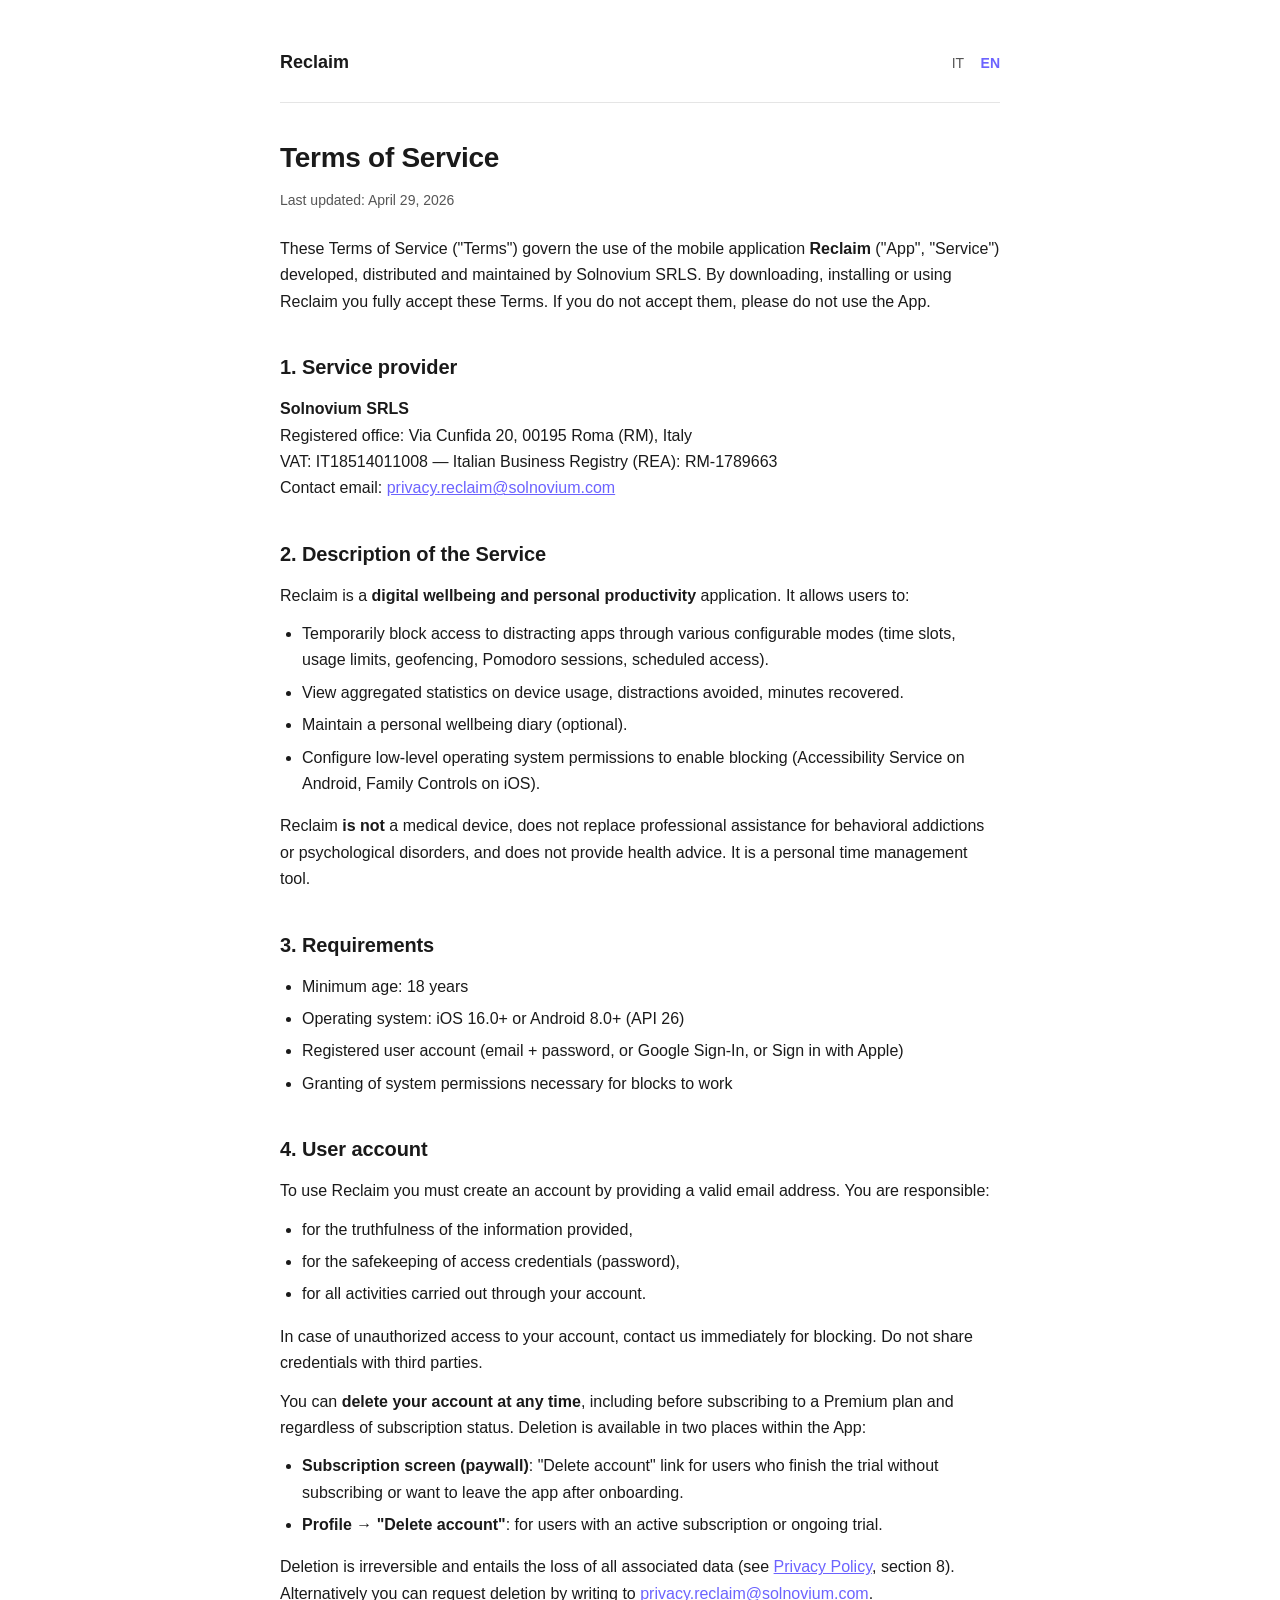
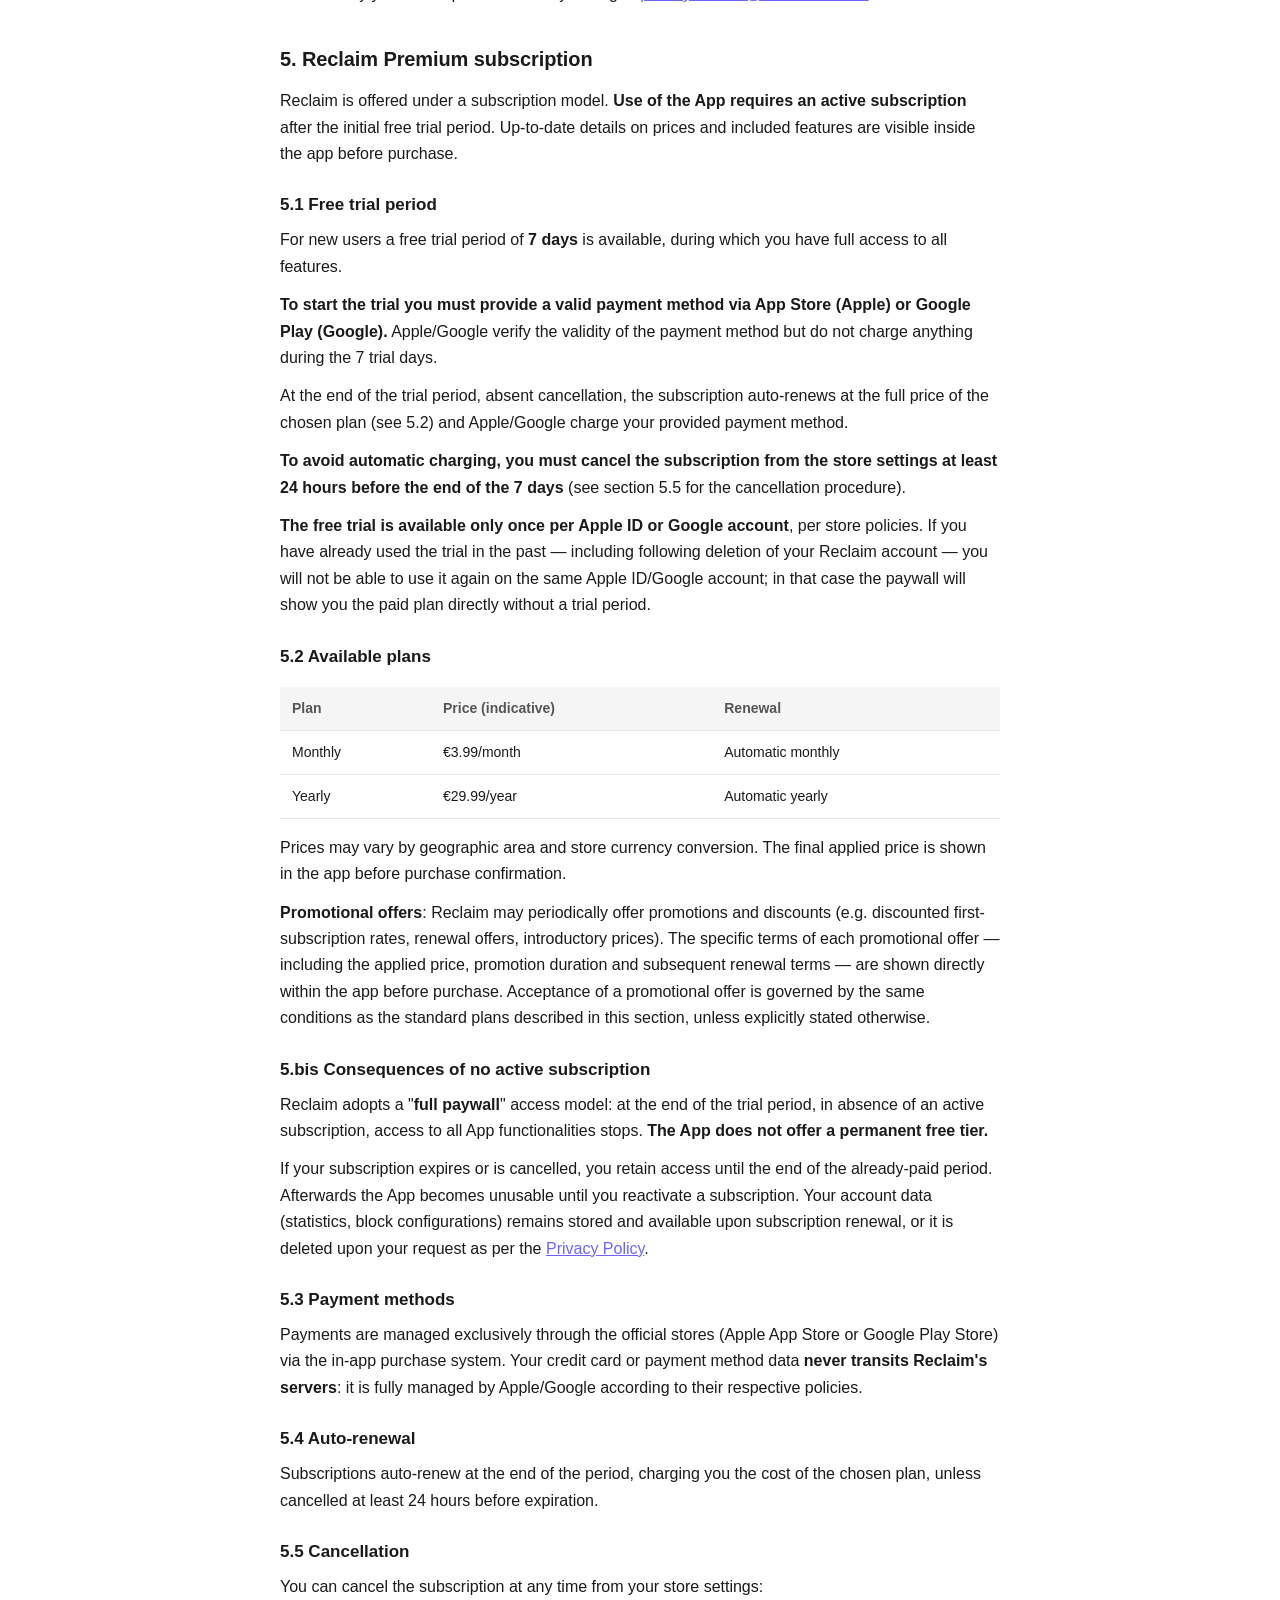
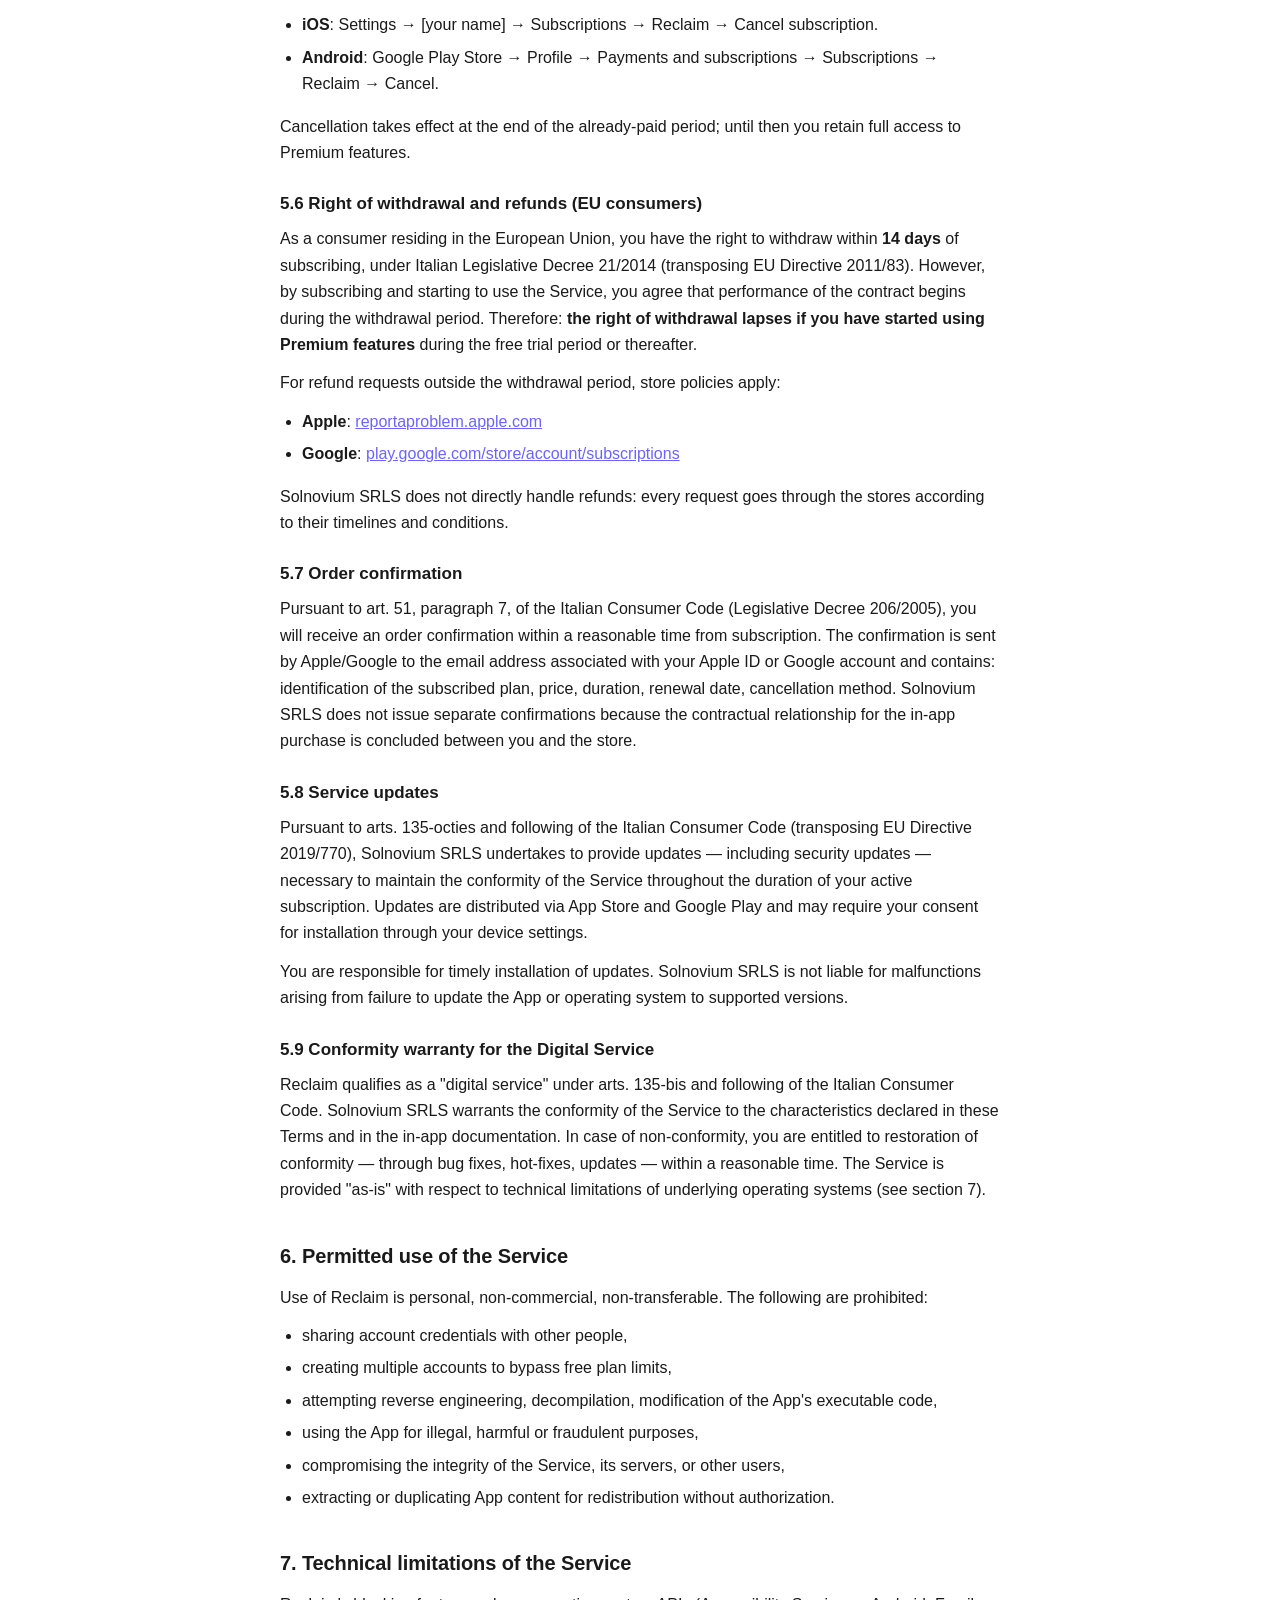
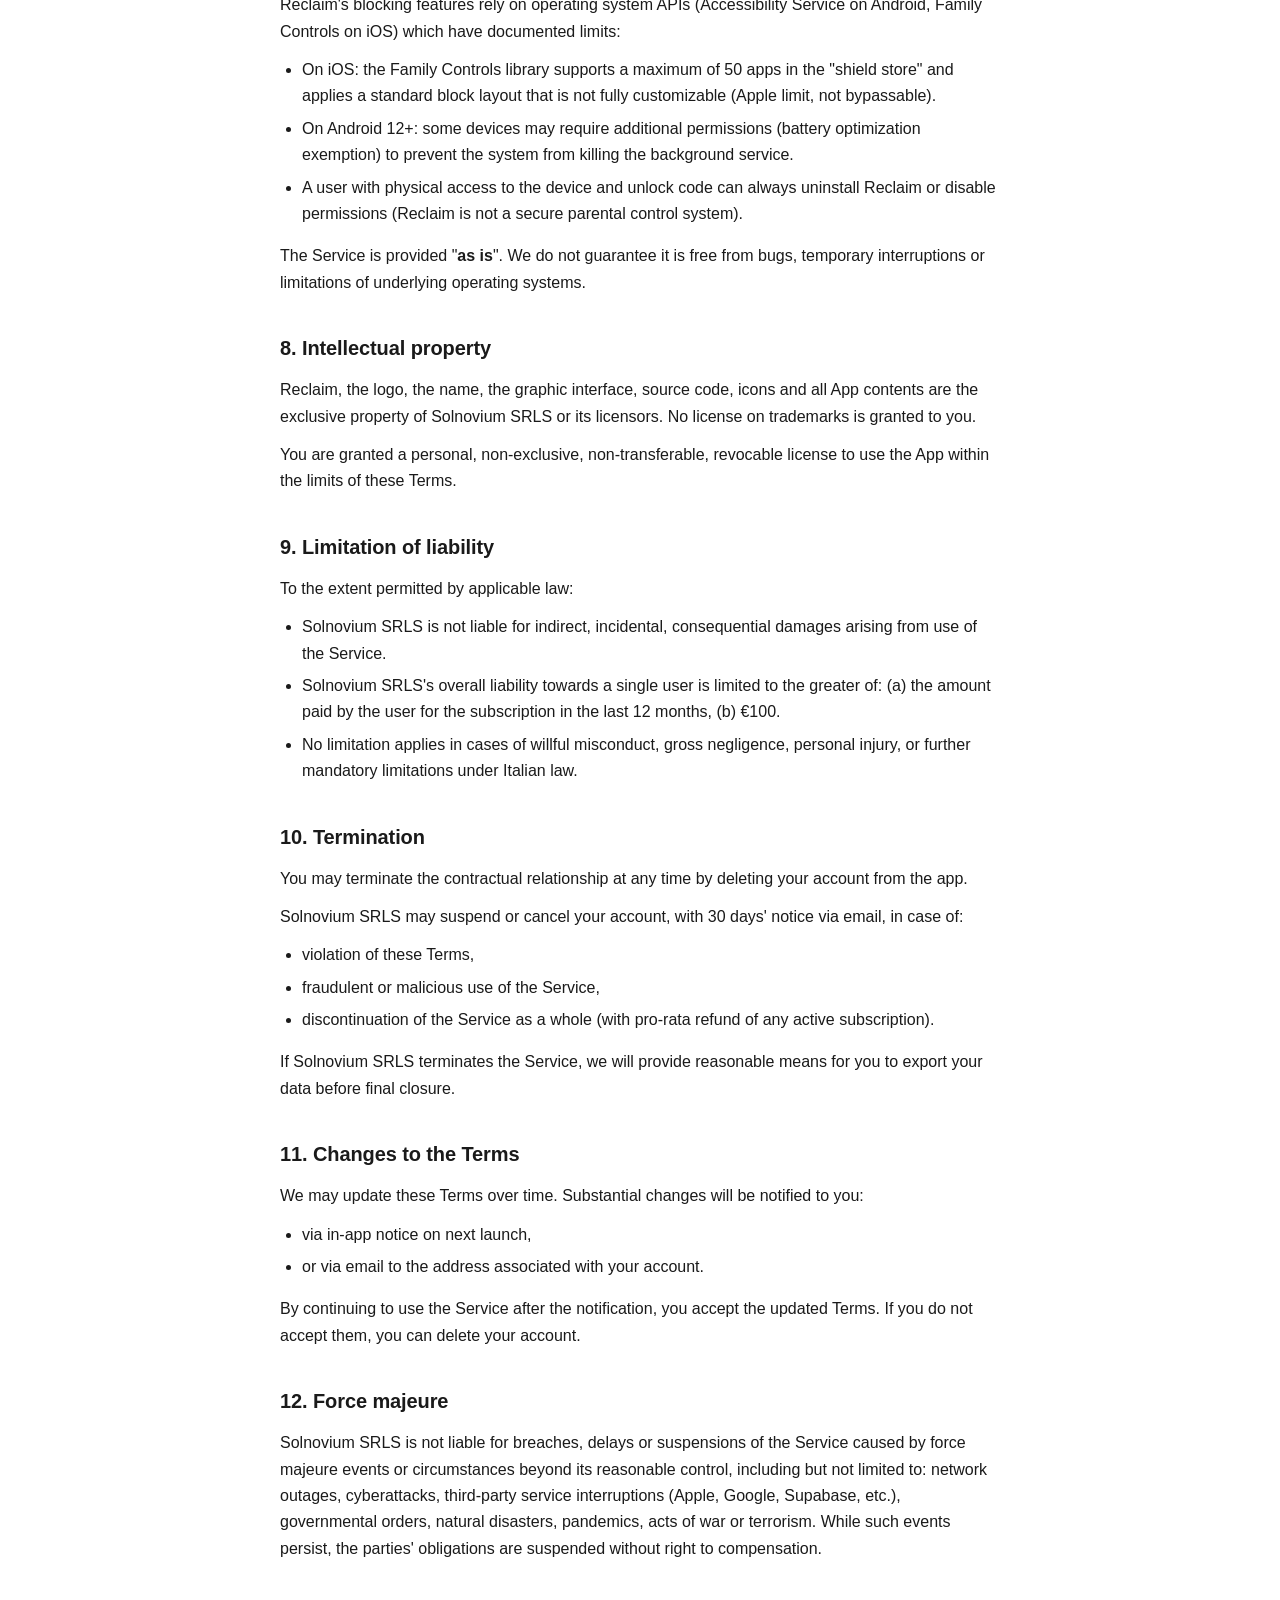
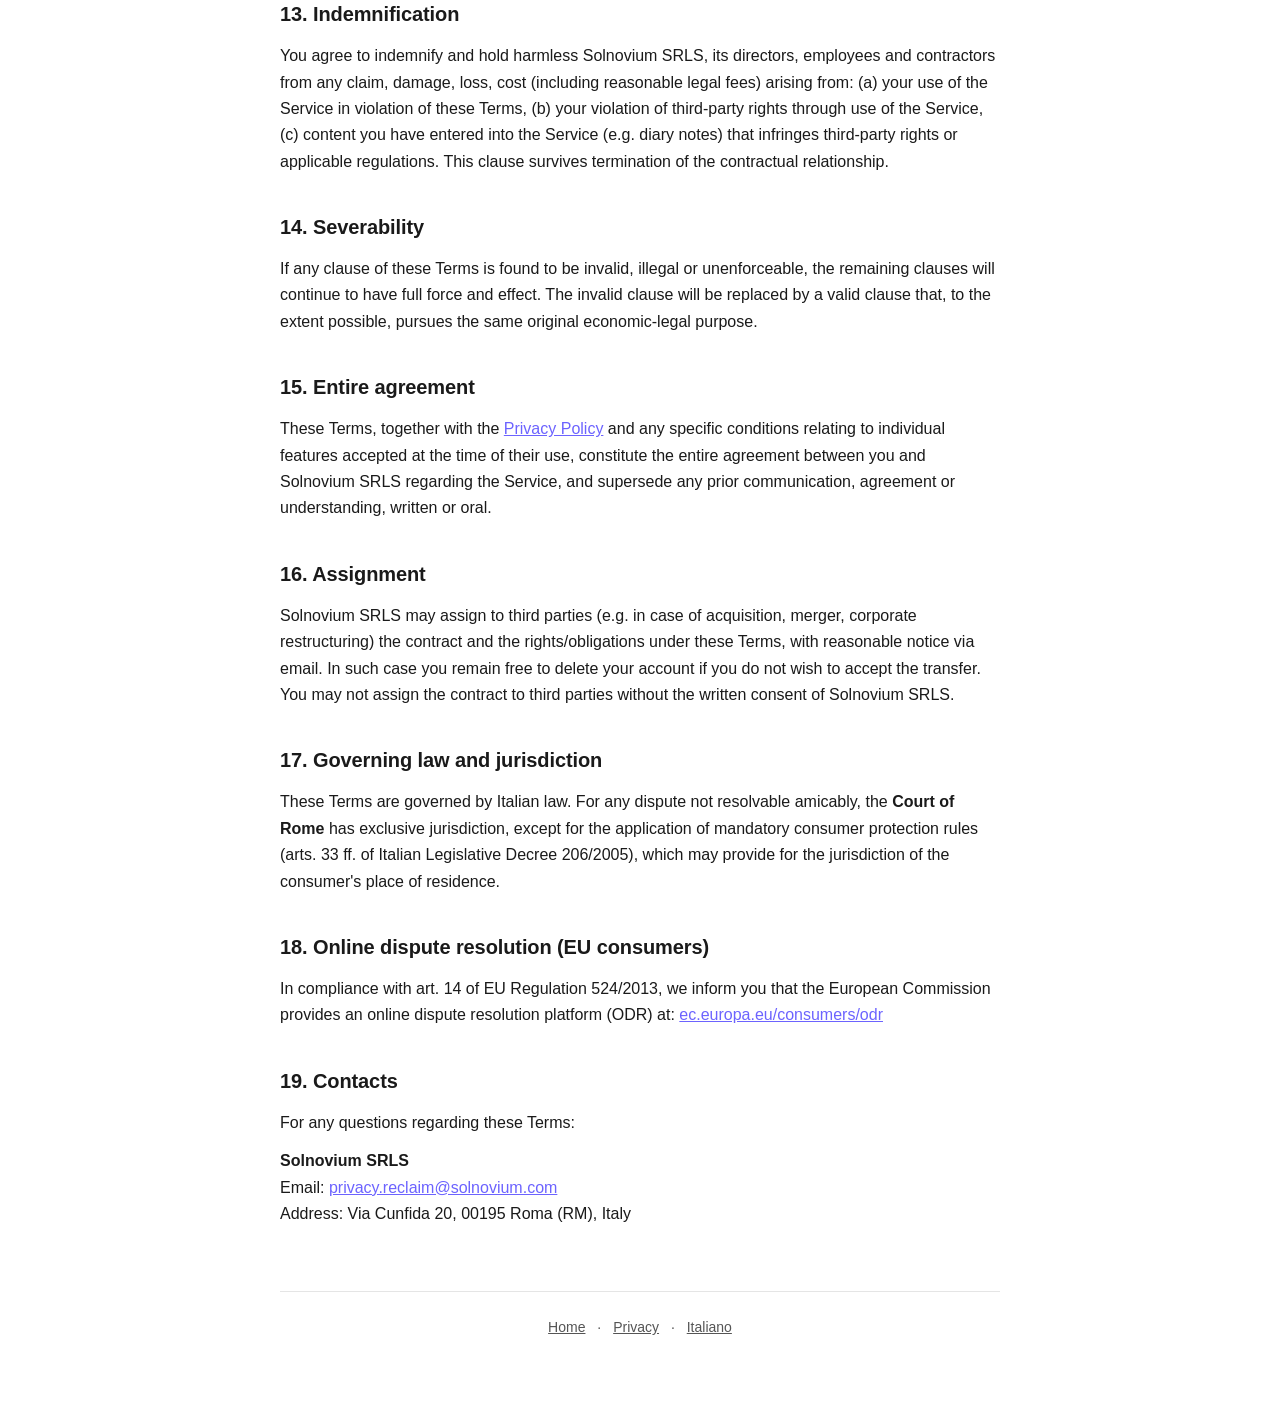
<file: terms.en.html>
<!DOCTYPE html>
<html lang="en">
<head>
<meta charset="UTF-8">
<meta name="viewport" content="width=device-width, initial-scale=1">
<title>Terms of Service — Reclaim</title>
<link rel="stylesheet" href="style.css">
</head>
<body>
<div class="container">
<header class="site">
  <a href="index.en.html" class="brand">Reclaim</a>
  <nav class="lang">
    <a href="terms.html">IT</a>
    <a href="terms.en.html" class="active">EN</a>
  </nav>
</header>

<h1>Terms of Service</h1>
<p class="meta">Last updated: April 29, 2026</p>

<p>These Terms of Service ("Terms") govern the use of the mobile application <strong>Reclaim</strong> ("App", "Service") developed, distributed and maintained by Solnovium SRLS. By downloading, installing or using Reclaim you fully accept these Terms. If you do not accept them, please do not use the App.</p>

<h2>1. Service provider</h2>
<p>
  <strong>Solnovium SRLS</strong><br>
  Registered office: Via Cunfida 20, 00195 Roma (RM), Italy<br>
  VAT: IT18514011008 — Italian Business Registry (REA): RM-1789663<br>
  Contact email: <a href="mailto:privacy.reclaim@solnovium.com">privacy.reclaim@solnovium.com</a>
</p>

<h2>2. Description of the Service</h2>
<p>Reclaim is a <strong>digital wellbeing and personal productivity</strong> application. It allows users to:</p>
<ul>
  <li>Temporarily block access to distracting apps through various configurable modes (time slots, usage limits, geofencing, Pomodoro sessions, scheduled access).</li>
  <li>View aggregated statistics on device usage, distractions avoided, minutes recovered.</li>
  <li>Maintain a personal wellbeing diary (optional).</li>
  <li>Configure low-level operating system permissions to enable blocking (Accessibility Service on Android, Family Controls on iOS).</li>
</ul>
<p>Reclaim <strong>is not</strong> a medical device, does not replace professional assistance for behavioral addictions or psychological disorders, and does not provide health advice. It is a personal time management tool.</p>

<h2>3. Requirements</h2>
<ul>
  <li>Minimum age: 18 years</li>
  <li>Operating system: iOS 16.0+ or Android 8.0+ (API 26)</li>
  <li>Registered user account (email + password, or Google Sign-In, or Sign in with Apple)</li>
  <li>Granting of system permissions necessary for blocks to work</li>
</ul>

<h2>4. User account</h2>
<p>To use Reclaim you must create an account by providing a valid email address. You are responsible:</p>
<ul>
  <li>for the truthfulness of the information provided,</li>
  <li>for the safekeeping of access credentials (password),</li>
  <li>for all activities carried out through your account.</li>
</ul>
<p>In case of unauthorized access to your account, contact us immediately for blocking. Do not share credentials with third parties.</p>
<p>You can <strong>delete your account at any time</strong>, including before subscribing to a Premium plan and regardless of subscription status. Deletion is available in two places within the App:</p>
<ul>
  <li><strong>Subscription screen (paywall)</strong>: "Delete account" link for users who finish the trial without subscribing or want to leave the app after onboarding.</li>
  <li><strong>Profile → "Delete account"</strong>: for users with an active subscription or ongoing trial.</li>
</ul>
<p>Deletion is irreversible and entails the loss of all associated data (see <a href="privacy.en.html">Privacy Policy</a>, section 8). Alternatively you can request deletion by writing to <a href="mailto:privacy.reclaim@solnovium.com">privacy.reclaim@solnovium.com</a>.</p>

<h2>5. Reclaim Premium subscription</h2>
<p>Reclaim is offered under a subscription model. <strong>Use of the App requires an active subscription</strong> after the initial free trial period. Up-to-date details on prices and included features are visible inside the app before purchase.</p>

<h3>5.1 Free trial period</h3>
<p>For new users a free trial period of <strong>7 days</strong> is available, during which you have full access to all features.</p>
<p><strong>To start the trial you must provide a valid payment method via App Store (Apple) or Google Play (Google).</strong> Apple/Google verify the validity of the payment method but do not charge anything during the 7 trial days.</p>
<p>At the end of the trial period, absent cancellation, the subscription auto-renews at the full price of the chosen plan (see 5.2) and Apple/Google charge your provided payment method.</p>
<p><strong>To avoid automatic charging, you must cancel the subscription from the store settings at least 24 hours before the end of the 7 days</strong> (see section 5.5 for the cancellation procedure).</p>
<p><strong>The free trial is available only once per Apple ID or Google account</strong>, per store policies. If you have already used the trial in the past — including following deletion of your Reclaim account — you will not be able to use it again on the same Apple ID/Google account; in that case the paywall will show you the paid plan directly without a trial period.</p>

<h3>5.2 Available plans</h3>
<table>
  <tr><th>Plan</th><th>Price (indicative)</th><th>Renewal</th></tr>
  <tr><td>Monthly</td><td>€3.99/month</td><td>Automatic monthly</td></tr>
  <tr><td>Yearly</td><td>€29.99/year</td><td>Automatic yearly</td></tr>
</table>
<p>Prices may vary by geographic area and store currency conversion. The final applied price is shown in the app before purchase confirmation.</p>
<p><strong>Promotional offers</strong>: Reclaim may periodically offer promotions and discounts (e.g. discounted first-subscription rates, renewal offers, introductory prices). The specific terms of each promotional offer — including the applied price, promotion duration and subsequent renewal terms — are shown directly within the app before purchase. Acceptance of a promotional offer is governed by the same conditions as the standard plans described in this section, unless explicitly stated otherwise.</p>

<h3>5.bis Consequences of no active subscription</h3>
<p>Reclaim adopts a "<strong>full paywall</strong>" access model: at the end of the trial period, in absence of an active subscription, access to all App functionalities stops. <strong>The App does not offer a permanent free tier.</strong></p>
<p>If your subscription expires or is cancelled, you retain access until the end of the already-paid period. Afterwards the App becomes unusable until you reactivate a subscription. Your account data (statistics, block configurations) remains stored and available upon subscription renewal, or it is deleted upon your request as per the <a href="privacy.en.html">Privacy Policy</a>.</p>

<h3>5.3 Payment methods</h3>
<p>Payments are managed exclusively through the official stores (Apple App Store or Google Play Store) via the in-app purchase system. Your credit card or payment method data <strong>never transits Reclaim's servers</strong>: it is fully managed by Apple/Google according to their respective policies.</p>

<h3>5.4 Auto-renewal</h3>
<p>Subscriptions auto-renew at the end of the period, charging you the cost of the chosen plan, unless cancelled at least 24 hours before expiration.</p>

<h3>5.5 Cancellation</h3>
<p>You can cancel the subscription at any time from your store settings:</p>
<ul>
  <li><strong>iOS</strong>: Settings → [your name] → Subscriptions → Reclaim → Cancel subscription.</li>
  <li><strong>Android</strong>: Google Play Store → Profile → Payments and subscriptions → Subscriptions → Reclaim → Cancel.</li>
</ul>
<p>Cancellation takes effect at the end of the already-paid period; until then you retain full access to Premium features.</p>

<h3>5.6 Right of withdrawal and refunds (EU consumers)</h3>
<p>As a consumer residing in the European Union, you have the right to withdraw within <strong>14 days</strong> of subscribing, under Italian Legislative Decree 21/2014 (transposing EU Directive 2011/83). However, by subscribing and starting to use the Service, you agree that performance of the contract begins during the withdrawal period. Therefore: <strong>the right of withdrawal lapses if you have started using Premium features</strong> during the free trial period or thereafter.</p>
<p>For refund requests outside the withdrawal period, store policies apply:</p>
<ul>
  <li><strong>Apple</strong>: <a href="https://reportaproblem.apple.com" target="_blank" rel="noopener">reportaproblem.apple.com</a></li>
  <li><strong>Google</strong>: <a href="https://play.google.com/store/account/subscriptions" target="_blank" rel="noopener">play.google.com/store/account/subscriptions</a></li>
</ul>
<p>Solnovium SRLS does not directly handle refunds: every request goes through the stores according to their timelines and conditions.</p>

<h3>5.7 Order confirmation</h3>
<p>Pursuant to art. 51, paragraph 7, of the Italian Consumer Code (Legislative Decree 206/2005), you will receive an order confirmation within a reasonable time from subscription. The confirmation is sent by Apple/Google to the email address associated with your Apple ID or Google account and contains: identification of the subscribed plan, price, duration, renewal date, cancellation method. Solnovium SRLS does not issue separate confirmations because the contractual relationship for the in-app purchase is concluded between you and the store.</p>

<h3>5.8 Service updates</h3>
<p>Pursuant to arts. 135-octies and following of the Italian Consumer Code (transposing EU Directive 2019/770), Solnovium SRLS undertakes to provide updates — including security updates — necessary to maintain the conformity of the Service throughout the duration of your active subscription. Updates are distributed via App Store and Google Play and may require your consent for installation through your device settings.</p>
<p>You are responsible for timely installation of updates. Solnovium SRLS is not liable for malfunctions arising from failure to update the App or operating system to supported versions.</p>

<h3>5.9 Conformity warranty for the Digital Service</h3>
<p>Reclaim qualifies as a "digital service" under arts. 135-bis and following of the Italian Consumer Code. Solnovium SRLS warrants the conformity of the Service to the characteristics declared in these Terms and in the in-app documentation. In case of non-conformity, you are entitled to restoration of conformity — through bug fixes, hot-fixes, updates — within a reasonable time. The Service is provided "as-is" with respect to technical limitations of underlying operating systems (see section 7).</p>

<h2>6. Permitted use of the Service</h2>
<p>Use of Reclaim is personal, non-commercial, non-transferable. The following are prohibited:</p>
<ul>
  <li>sharing account credentials with other people,</li>
  <li>creating multiple accounts to bypass free plan limits,</li>
  <li>attempting reverse engineering, decompilation, modification of the App's executable code,</li>
  <li>using the App for illegal, harmful or fraudulent purposes,</li>
  <li>compromising the integrity of the Service, its servers, or other users,</li>
  <li>extracting or duplicating App content for redistribution without authorization.</li>
</ul>

<h2>7. Technical limitations of the Service</h2>
<p>Reclaim's blocking features rely on operating system APIs (Accessibility Service on Android, Family Controls on iOS) which have documented limits:</p>
<ul>
  <li>On iOS: the Family Controls library supports a maximum of 50 apps in the "shield store" and applies a standard block layout that is not fully customizable (Apple limit, not bypassable).</li>
  <li>On Android 12+: some devices may require additional permissions (battery optimization exemption) to prevent the system from killing the background service.</li>
  <li>A user with physical access to the device and unlock code can always uninstall Reclaim or disable permissions (Reclaim is not a secure parental control system).</li>
</ul>
<p>The Service is provided "<strong>as is</strong>". We do not guarantee it is free from bugs, temporary interruptions or limitations of underlying operating systems.</p>

<h2>8. Intellectual property</h2>
<p>Reclaim, the logo, the name, the graphic interface, source code, icons and all App contents are the exclusive property of Solnovium SRLS or its licensors. No license on trademarks is granted to you.</p>
<p>You are granted a personal, non-exclusive, non-transferable, revocable license to use the App within the limits of these Terms.</p>

<h2>9. Limitation of liability</h2>
<p>To the extent permitted by applicable law:</p>
<ul>
  <li>Solnovium SRLS is not liable for indirect, incidental, consequential damages arising from use of the Service.</li>
  <li>Solnovium SRLS's overall liability towards a single user is limited to the greater of: (a) the amount paid by the user for the subscription in the last 12 months, (b) €100.</li>
  <li>No limitation applies in cases of willful misconduct, gross negligence, personal injury, or further mandatory limitations under Italian law.</li>
</ul>

<h2>10. Termination</h2>
<p>You may terminate the contractual relationship at any time by deleting your account from the app.</p>
<p>Solnovium SRLS may suspend or cancel your account, with 30 days' notice via email, in case of:</p>
<ul>
  <li>violation of these Terms,</li>
  <li>fraudulent or malicious use of the Service,</li>
  <li>discontinuation of the Service as a whole (with pro-rata refund of any active subscription).</li>
</ul>
<p>If Solnovium SRLS terminates the Service, we will provide reasonable means for you to export your data before final closure.</p>

<h2>11. Changes to the Terms</h2>
<p>We may update these Terms over time. Substantial changes will be notified to you:</p>
<ul>
  <li>via in-app notice on next launch,</li>
  <li>or via email to the address associated with your account.</li>
</ul>
<p>By continuing to use the Service after the notification, you accept the updated Terms. If you do not accept them, you can delete your account.</p>

<h2>12. Force majeure</h2>
<p>Solnovium SRLS is not liable for breaches, delays or suspensions of the Service caused by force majeure events or circumstances beyond its reasonable control, including but not limited to: network outages, cyberattacks, third-party service interruptions (Apple, Google, Supabase, etc.), governmental orders, natural disasters, pandemics, acts of war or terrorism. While such events persist, the parties' obligations are suspended without right to compensation.</p>

<h2>13. Indemnification</h2>
<p>You agree to indemnify and hold harmless Solnovium SRLS, its directors, employees and contractors from any claim, damage, loss, cost (including reasonable legal fees) arising from: (a) your use of the Service in violation of these Terms, (b) your violation of third-party rights through use of the Service, (c) content you have entered into the Service (e.g. diary notes) that infringes third-party rights or applicable regulations. This clause survives termination of the contractual relationship.</p>

<h2>14. Severability</h2>
<p>If any clause of these Terms is found to be invalid, illegal or unenforceable, the remaining clauses will continue to have full force and effect. The invalid clause will be replaced by a valid clause that, to the extent possible, pursues the same original economic-legal purpose.</p>

<h2>15. Entire agreement</h2>
<p>These Terms, together with the <a href="privacy.en.html">Privacy Policy</a> and any specific conditions relating to individual features accepted at the time of their use, constitute the entire agreement between you and Solnovium SRLS regarding the Service, and supersede any prior communication, agreement or understanding, written or oral.</p>

<h2>16. Assignment</h2>
<p>Solnovium SRLS may assign to third parties (e.g. in case of acquisition, merger, corporate restructuring) the contract and the rights/obligations under these Terms, with reasonable notice via email. In such case you remain free to delete your account if you do not wish to accept the transfer. You may not assign the contract to third parties without the written consent of Solnovium SRLS.</p>

<h2>17. Governing law and jurisdiction</h2>
<p>These Terms are governed by Italian law. For any dispute not resolvable amicably, the <strong>Court of Rome</strong> has exclusive jurisdiction, except for the application of mandatory consumer protection rules (arts. 33 ff. of Italian Legislative Decree 206/2005), which may provide for the jurisdiction of the consumer's place of residence.</p>

<h2>18. Online dispute resolution (EU consumers)</h2>
<p>In compliance with art. 14 of EU Regulation 524/2013, we inform you that the European Commission provides an online dispute resolution platform (ODR) at: <a href="https://ec.europa.eu/consumers/odr" target="_blank" rel="noopener">ec.europa.eu/consumers/odr</a></p>

<h2>19. Contacts</h2>
<p>For any questions regarding these Terms:</p>
<p>
  <strong>Solnovium SRLS</strong><br>
  Email: <a href="mailto:privacy.reclaim@solnovium.com">privacy.reclaim@solnovium.com</a><br>
  Address: Via Cunfida 20, 00195 Roma (RM), Italy
</p>

<footer class="site">
  <a href="index.en.html">Home</a> ·
  <a href="privacy.en.html">Privacy</a> ·
  <a href="terms.html">Italiano</a>
</footer>
</div>
</body>
</html>
</file>
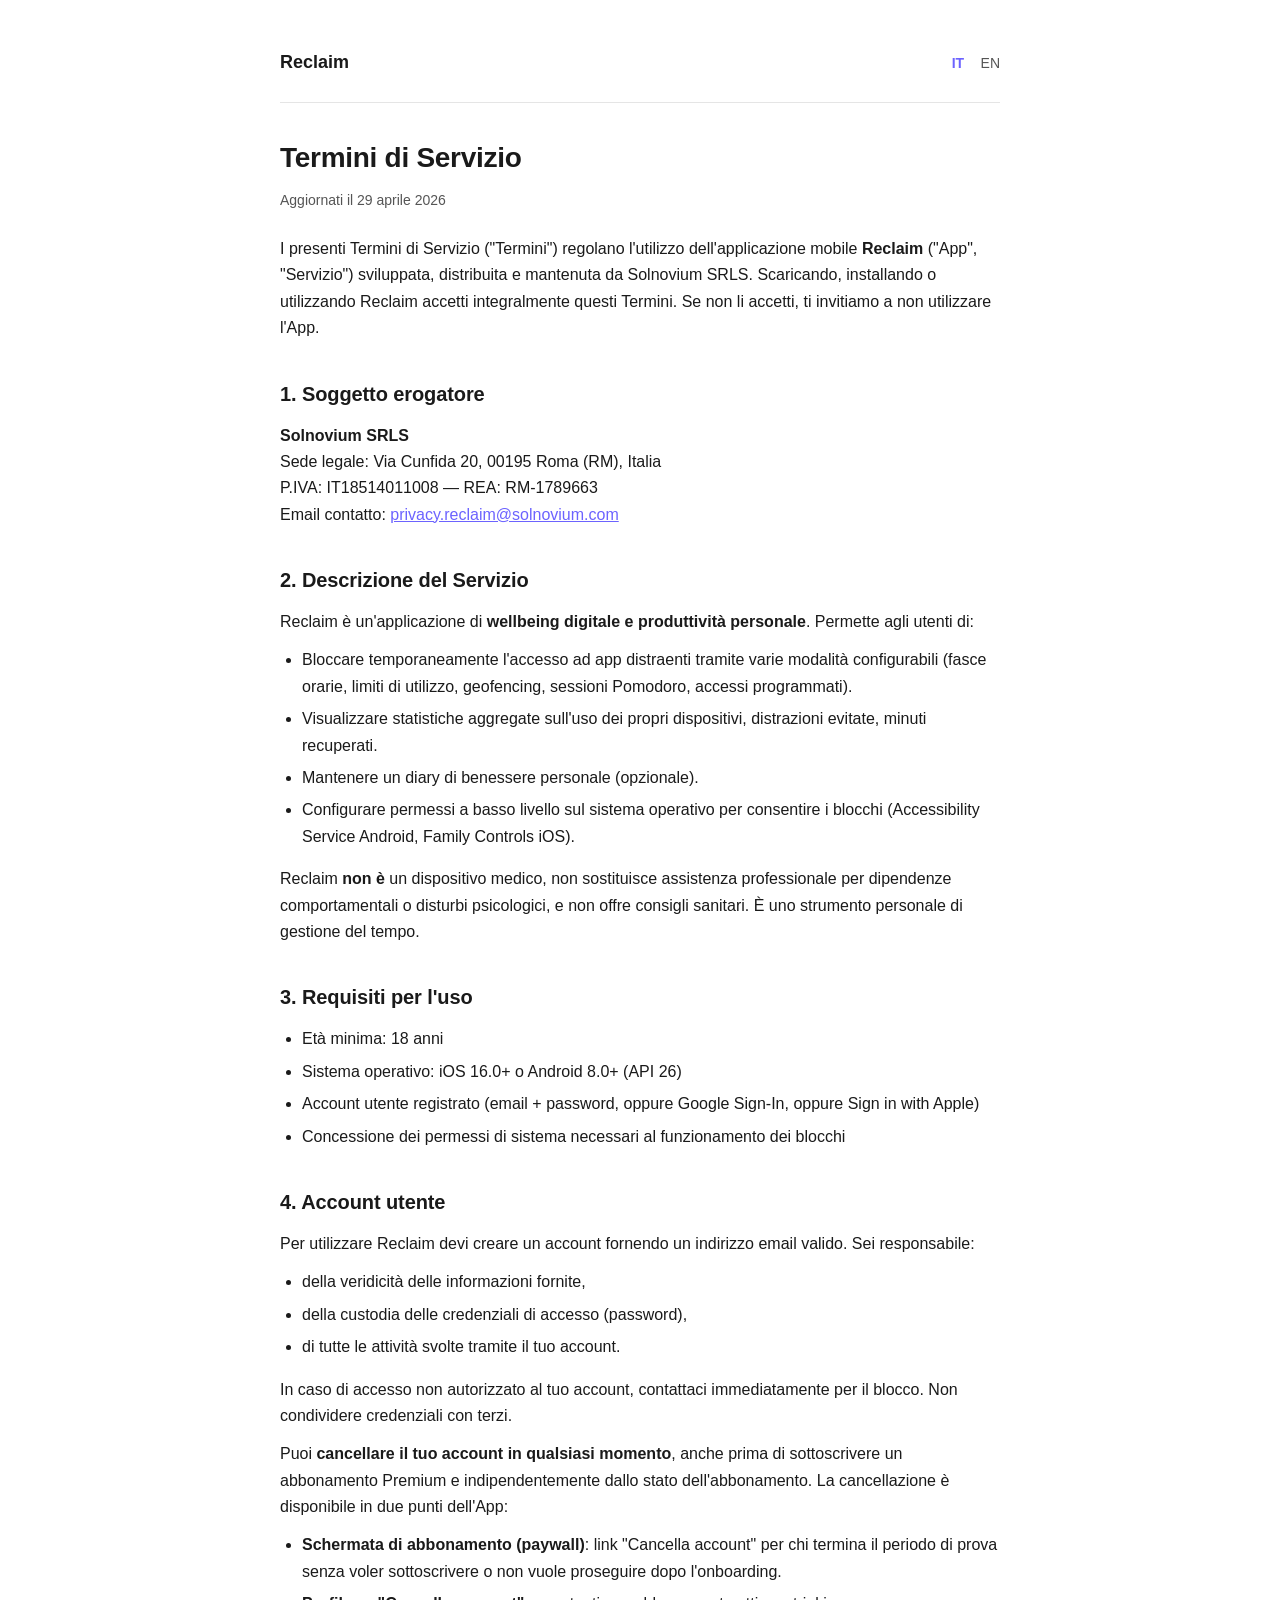
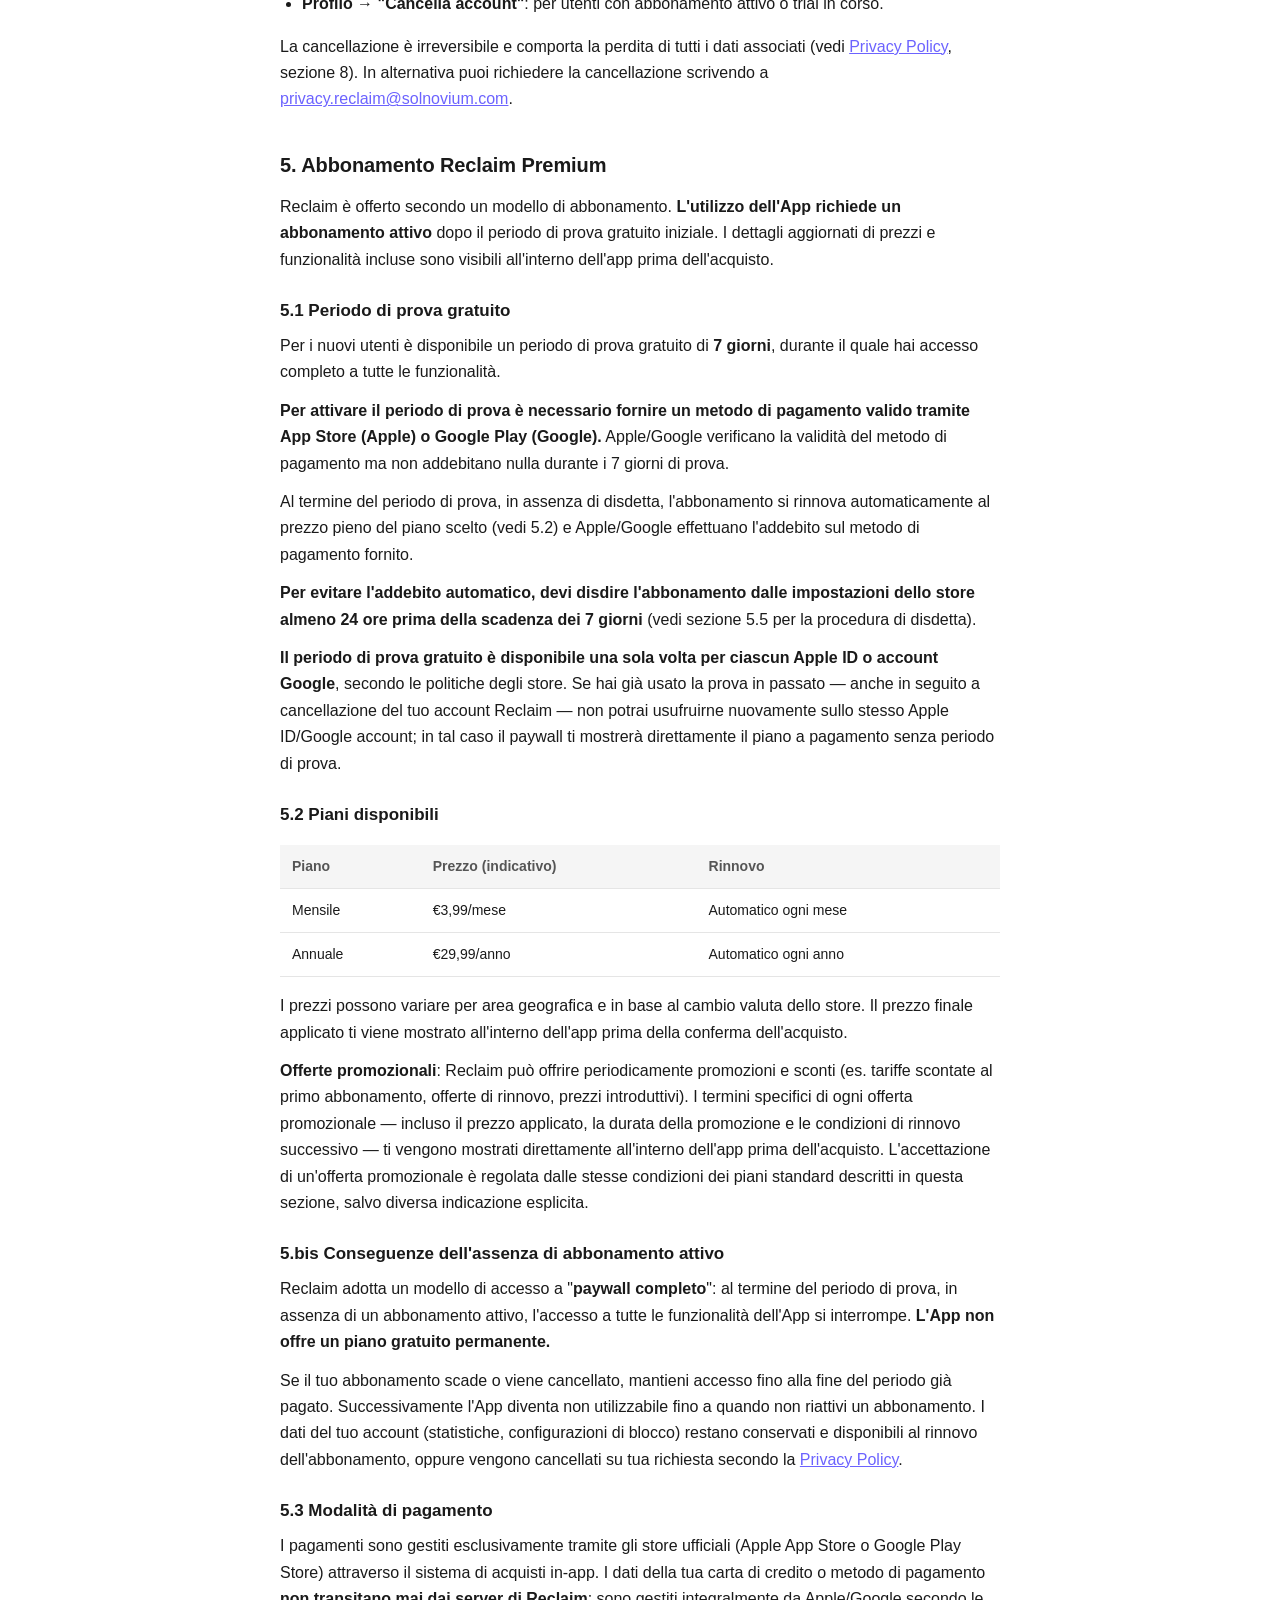
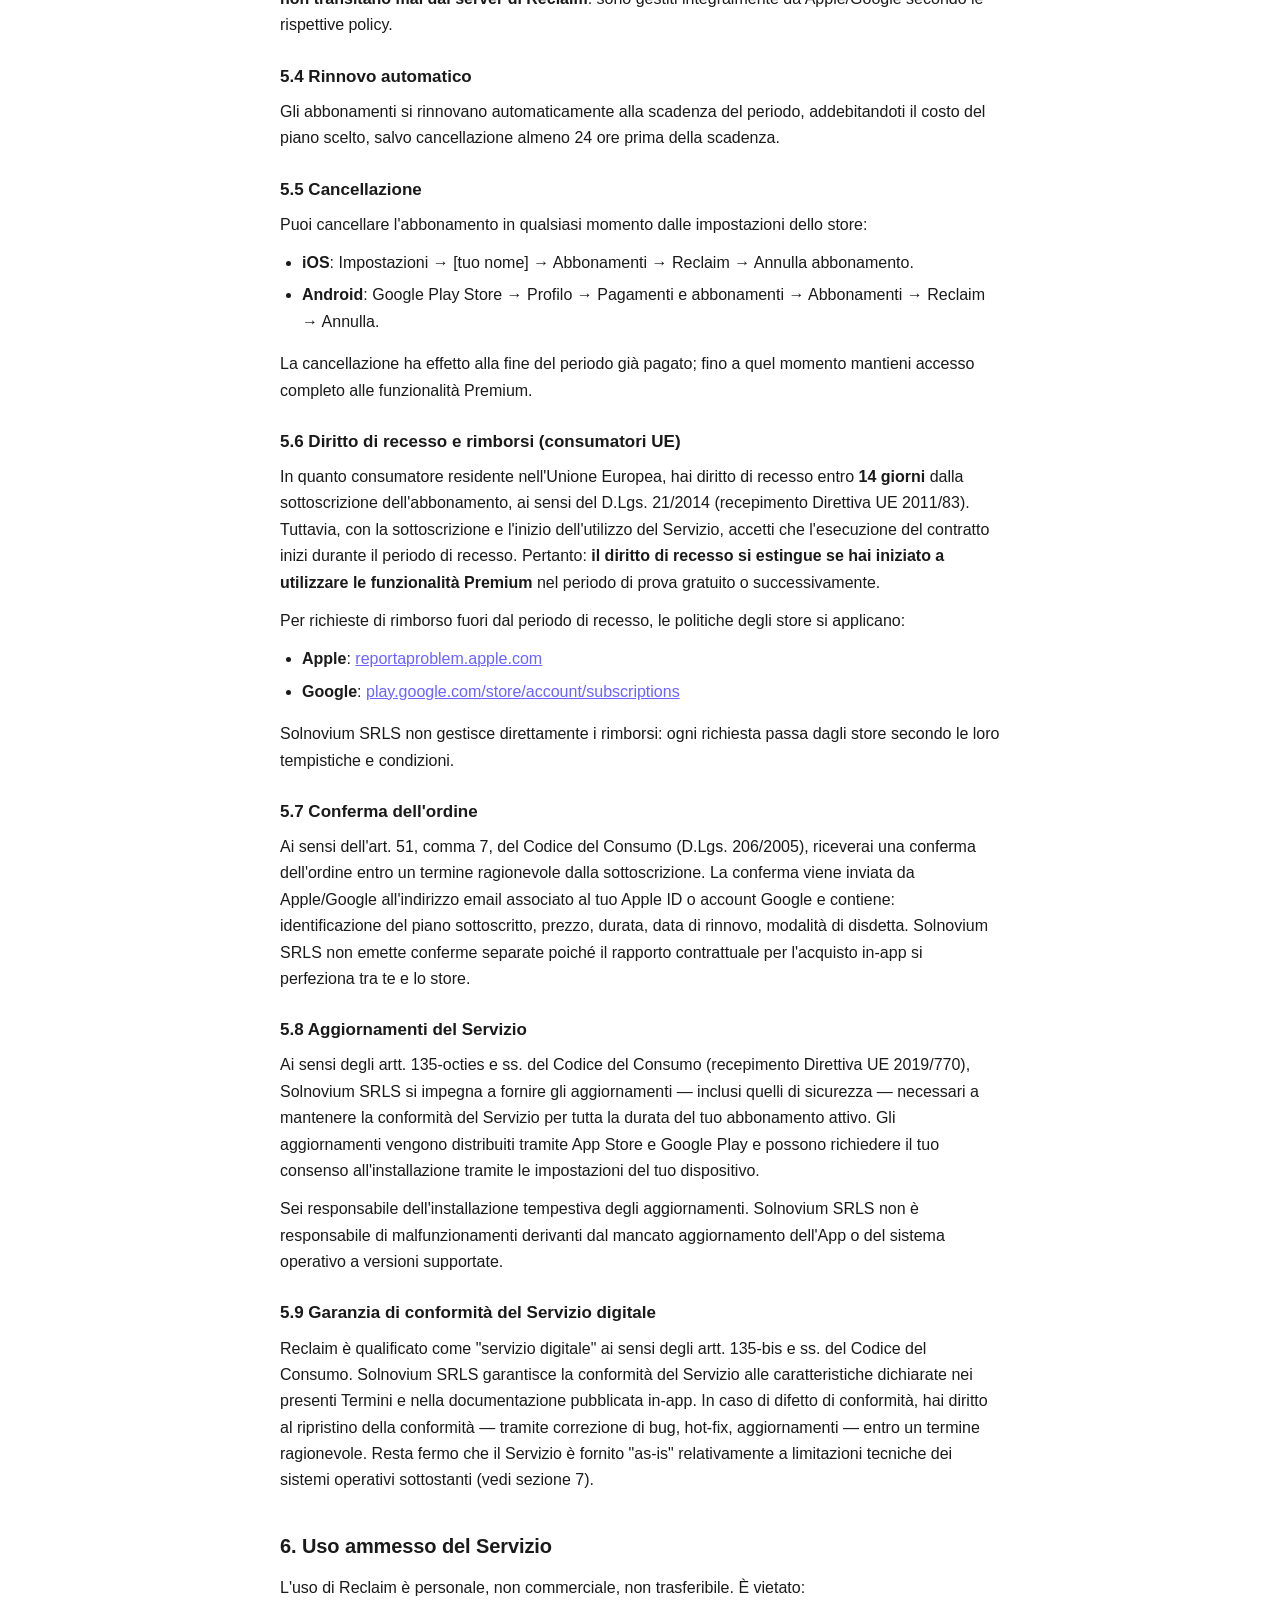
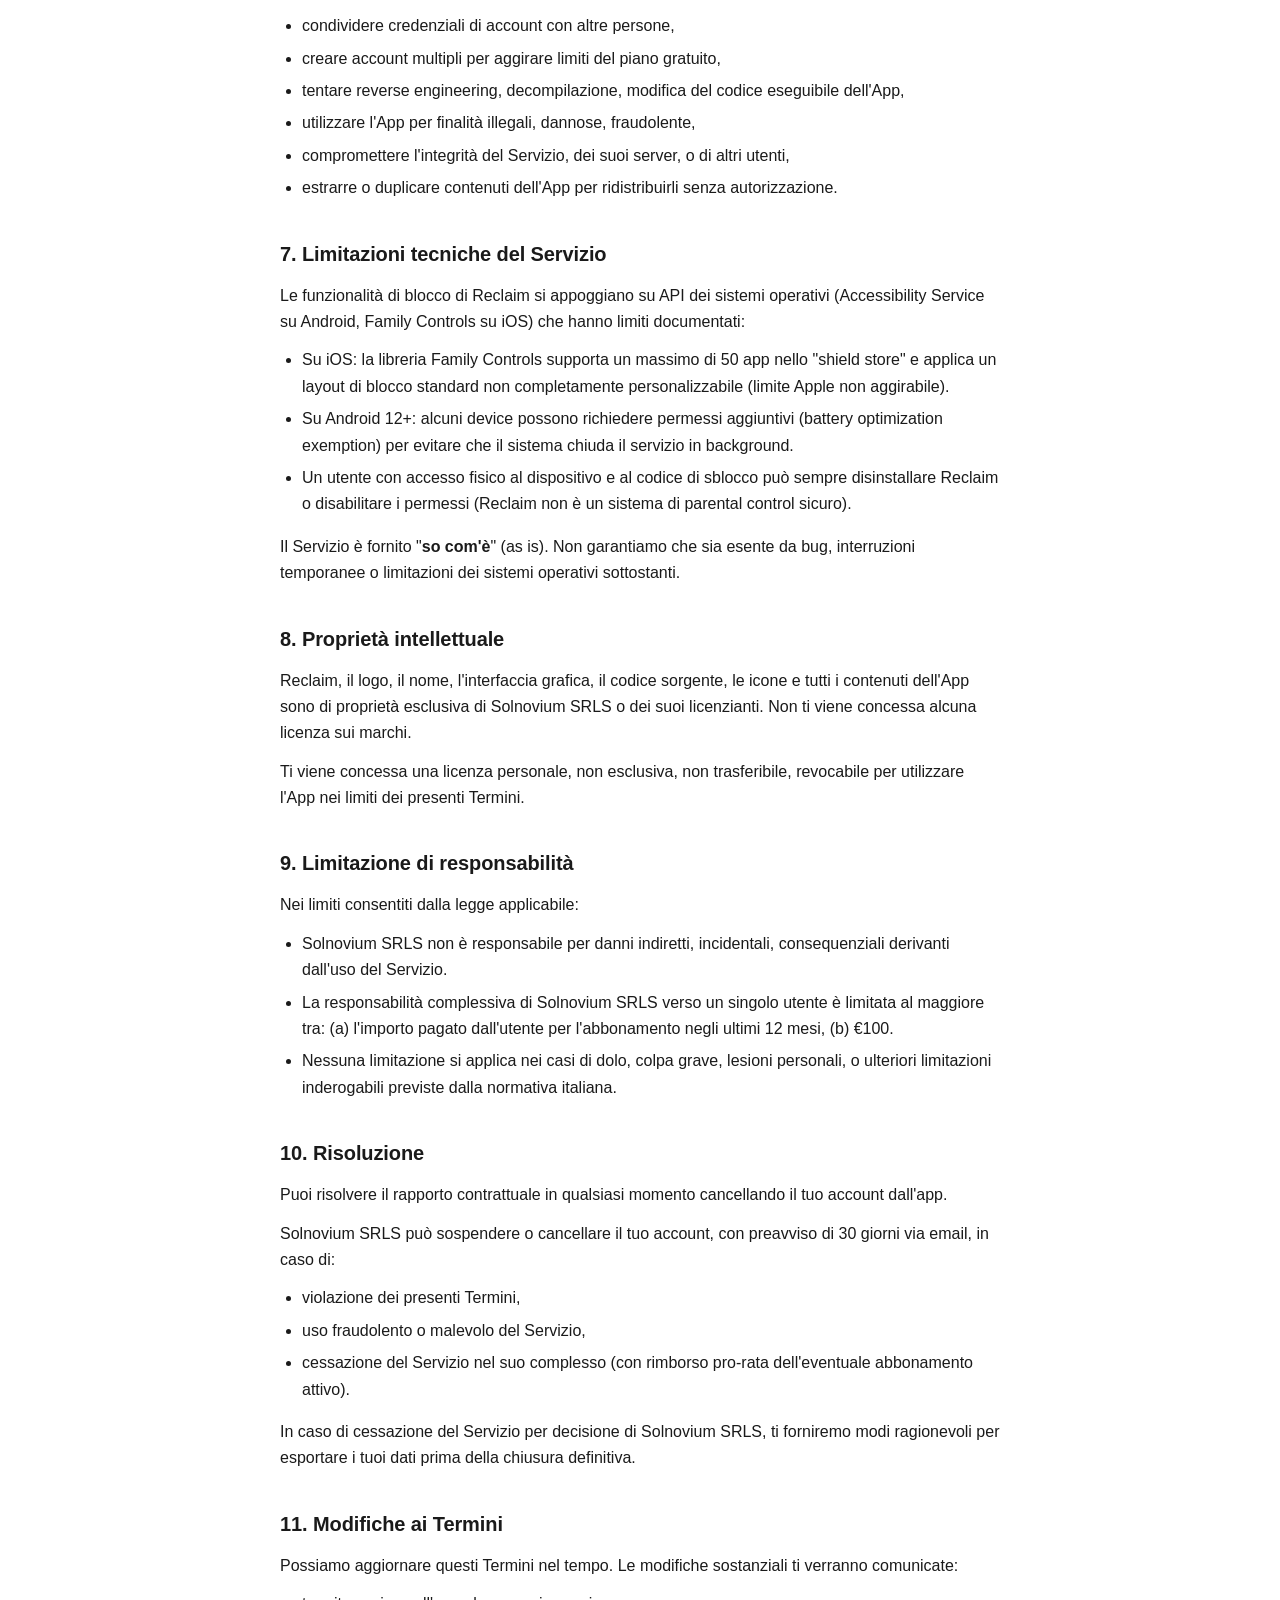
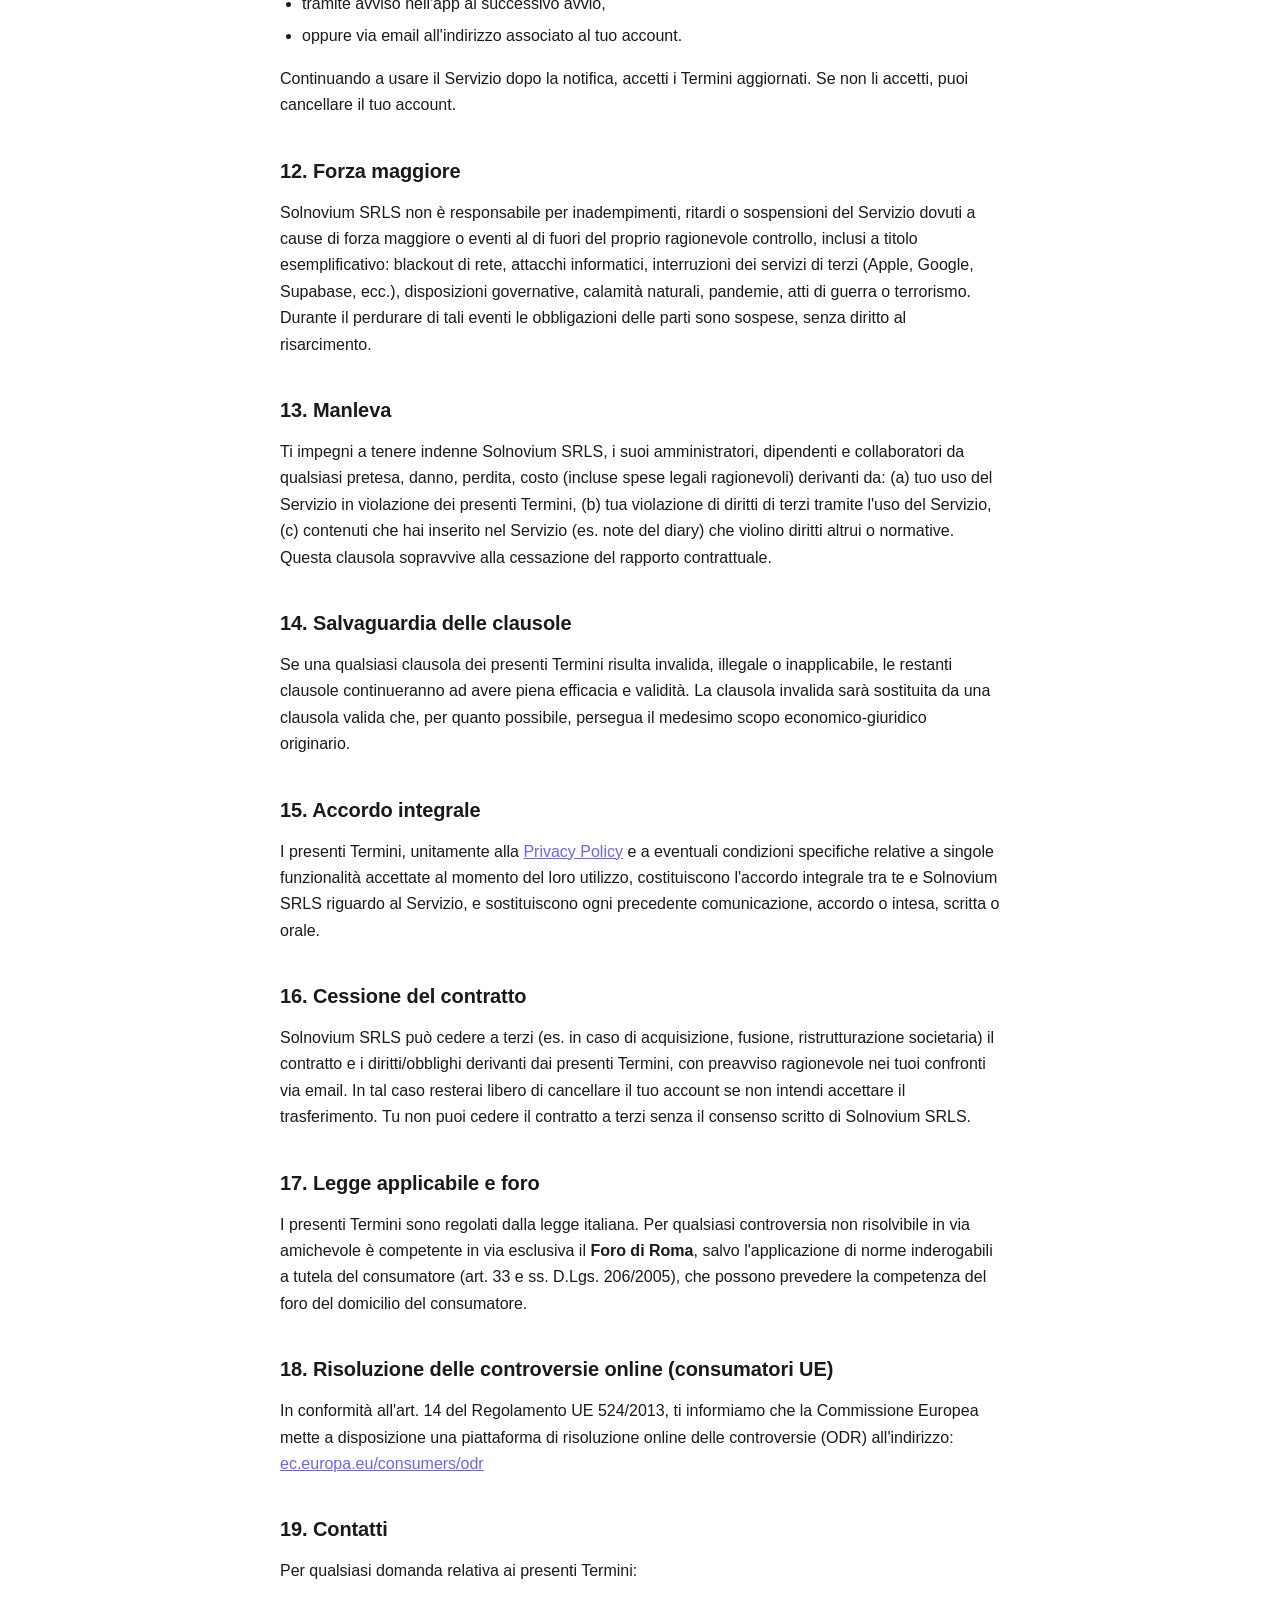
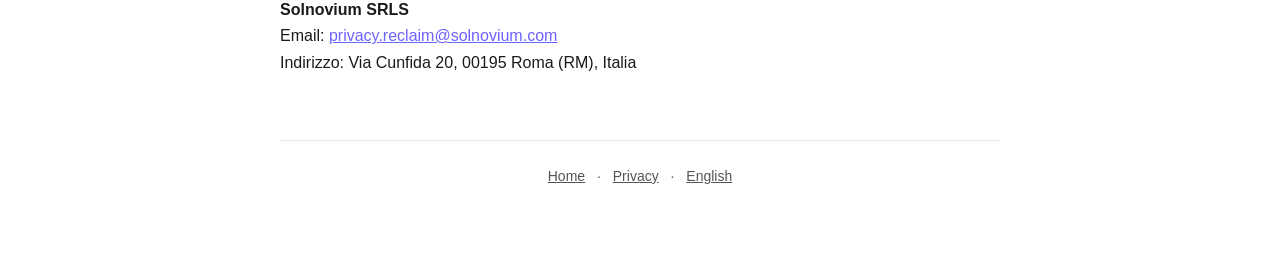
<file: terms.html>
<!DOCTYPE html>
<html lang="it">
<head>
<meta charset="UTF-8">
<meta name="viewport" content="width=device-width, initial-scale=1">
<title>Termini di Servizio — Reclaim</title>
<link rel="stylesheet" href="style.css">
</head>
<body>
<div class="container">
<header class="site">
  <a href="index.html" class="brand">Reclaim</a>
  <nav class="lang">
    <a href="terms.html" class="active">IT</a>
    <a href="terms.en.html">EN</a>
  </nav>
</header>

<h1>Termini di Servizio</h1>
<p class="meta">Aggiornati il 29 aprile 2026</p>

<p>I presenti Termini di Servizio ("Termini") regolano l'utilizzo dell'applicazione mobile <strong>Reclaim</strong> ("App", "Servizio") sviluppata, distribuita e mantenuta da Solnovium SRLS. Scaricando, installando o utilizzando Reclaim accetti integralmente questi Termini. Se non li accetti, ti invitiamo a non utilizzare l'App.</p>

<h2>1. Soggetto erogatore</h2>
<p>
  <strong>Solnovium SRLS</strong><br>
  Sede legale: Via Cunfida 20, 00195 Roma (RM), Italia<br>
  P.IVA: IT18514011008 — REA: RM-1789663<br>
  Email contatto: <a href="mailto:privacy.reclaim@solnovium.com">privacy.reclaim@solnovium.com</a>
</p>

<h2>2. Descrizione del Servizio</h2>
<p>Reclaim è un'applicazione di <strong>wellbeing digitale e produttività personale</strong>. Permette agli utenti di:</p>
<ul>
  <li>Bloccare temporaneamente l'accesso ad app distraenti tramite varie modalità configurabili (fasce orarie, limiti di utilizzo, geofencing, sessioni Pomodoro, accessi programmati).</li>
  <li>Visualizzare statistiche aggregate sull'uso dei propri dispositivi, distrazioni evitate, minuti recuperati.</li>
  <li>Mantenere un diary di benessere personale (opzionale).</li>
  <li>Configurare permessi a basso livello sul sistema operativo per consentire i blocchi (Accessibility Service Android, Family Controls iOS).</li>
</ul>
<p>Reclaim <strong>non è</strong> un dispositivo medico, non sostituisce assistenza professionale per dipendenze comportamentali o disturbi psicologici, e non offre consigli sanitari. È uno strumento personale di gestione del tempo.</p>

<h2>3. Requisiti per l'uso</h2>
<ul>
  <li>Età minima: 18 anni</li>
  <li>Sistema operativo: iOS 16.0+ o Android 8.0+ (API 26)</li>
  <li>Account utente registrato (email + password, oppure Google Sign-In, oppure Sign in with Apple)</li>
  <li>Concessione dei permessi di sistema necessari al funzionamento dei blocchi</li>
</ul>

<h2>4. Account utente</h2>
<p>Per utilizzare Reclaim devi creare un account fornendo un indirizzo email valido. Sei responsabile:</p>
<ul>
  <li>della veridicità delle informazioni fornite,</li>
  <li>della custodia delle credenziali di accesso (password),</li>
  <li>di tutte le attività svolte tramite il tuo account.</li>
</ul>
<p>In caso di accesso non autorizzato al tuo account, contattaci immediatamente per il blocco. Non condividere credenziali con terzi.</p>
<p>Puoi <strong>cancellare il tuo account in qualsiasi momento</strong>, anche prima di sottoscrivere un abbonamento Premium e indipendentemente dallo stato dell'abbonamento. La cancellazione è disponibile in due punti dell'App:</p>
<ul>
  <li><strong>Schermata di abbonamento (paywall)</strong>: link "Cancella account" per chi termina il periodo di prova senza voler sottoscrivere o non vuole proseguire dopo l'onboarding.</li>
  <li><strong>Profilo → "Cancella account"</strong>: per utenti con abbonamento attivo o trial in corso.</li>
</ul>
<p>La cancellazione è irreversibile e comporta la perdita di tutti i dati associati (vedi <a href="privacy.html">Privacy Policy</a>, sezione 8). In alternativa puoi richiedere la cancellazione scrivendo a <a href="mailto:privacy.reclaim@solnovium.com">privacy.reclaim@solnovium.com</a>.</p>

<h2>5. Abbonamento Reclaim Premium</h2>
<p>Reclaim è offerto secondo un modello di abbonamento. <strong>L'utilizzo dell'App richiede un abbonamento attivo</strong> dopo il periodo di prova gratuito iniziale. I dettagli aggiornati di prezzi e funzionalità incluse sono visibili all'interno dell'app prima dell'acquisto.</p>

<h3>5.1 Periodo di prova gratuito</h3>
<p>Per i nuovi utenti è disponibile un periodo di prova gratuito di <strong>7 giorni</strong>, durante il quale hai accesso completo a tutte le funzionalità.</p>
<p><strong>Per attivare il periodo di prova è necessario fornire un metodo di pagamento valido tramite App Store (Apple) o Google Play (Google).</strong> Apple/Google verificano la validità del metodo di pagamento ma non addebitano nulla durante i 7 giorni di prova.</p>
<p>Al termine del periodo di prova, in assenza di disdetta, l'abbonamento si rinnova automaticamente al prezzo pieno del piano scelto (vedi 5.2) e Apple/Google effettuano l'addebito sul metodo di pagamento fornito.</p>
<p><strong>Per evitare l'addebito automatico, devi disdire l'abbonamento dalle impostazioni dello store almeno 24 ore prima della scadenza dei 7 giorni</strong> (vedi sezione 5.5 per la procedura di disdetta).</p>
<p><strong>Il periodo di prova gratuito è disponibile una sola volta per ciascun Apple ID o account Google</strong>, secondo le politiche degli store. Se hai già usato la prova in passato — anche in seguito a cancellazione del tuo account Reclaim — non potrai usufruirne nuovamente sullo stesso Apple ID/Google account; in tal caso il paywall ti mostrerà direttamente il piano a pagamento senza periodo di prova.</p>

<h3>5.2 Piani disponibili</h3>
<table>
  <tr><th>Piano</th><th>Prezzo (indicativo)</th><th>Rinnovo</th></tr>
  <tr><td>Mensile</td><td>€3,99/mese</td><td>Automatico ogni mese</td></tr>
  <tr><td>Annuale</td><td>€29,99/anno</td><td>Automatico ogni anno</td></tr>
</table>
<p>I prezzi possono variare per area geografica e in base al cambio valuta dello store. Il prezzo finale applicato ti viene mostrato all'interno dell'app prima della conferma dell'acquisto.</p>
<p><strong>Offerte promozionali</strong>: Reclaim può offrire periodicamente promozioni e sconti (es. tariffe scontate al primo abbonamento, offerte di rinnovo, prezzi introduttivi). I termini specifici di ogni offerta promozionale — incluso il prezzo applicato, la durata della promozione e le condizioni di rinnovo successivo — ti vengono mostrati direttamente all'interno dell'app prima dell'acquisto. L'accettazione di un'offerta promozionale è regolata dalle stesse condizioni dei piani standard descritti in questa sezione, salvo diversa indicazione esplicita.</p>

<h3>5.bis Conseguenze dell'assenza di abbonamento attivo</h3>
<p>Reclaim adotta un modello di accesso a "<strong>paywall completo</strong>": al termine del periodo di prova, in assenza di un abbonamento attivo, l'accesso a tutte le funzionalità dell'App si interrompe. <strong>L'App non offre un piano gratuito permanente.</strong></p>
<p>Se il tuo abbonamento scade o viene cancellato, mantieni accesso fino alla fine del periodo già pagato. Successivamente l'App diventa non utilizzabile fino a quando non riattivi un abbonamento. I dati del tuo account (statistiche, configurazioni di blocco) restano conservati e disponibili al rinnovo dell'abbonamento, oppure vengono cancellati su tua richiesta secondo la <a href="privacy.html">Privacy Policy</a>.</p>

<h3>5.3 Modalità di pagamento</h3>
<p>I pagamenti sono gestiti esclusivamente tramite gli store ufficiali (Apple App Store o Google Play Store) attraverso il sistema di acquisti in-app. I dati della tua carta di credito o metodo di pagamento <strong>non transitano mai dai server di Reclaim</strong>: sono gestiti integralmente da Apple/Google secondo le rispettive policy.</p>

<h3>5.4 Rinnovo automatico</h3>
<p>Gli abbonamenti si rinnovano automaticamente alla scadenza del periodo, addebitandoti il costo del piano scelto, salvo cancellazione almeno 24 ore prima della scadenza.</p>

<h3>5.5 Cancellazione</h3>
<p>Puoi cancellare l'abbonamento in qualsiasi momento dalle impostazioni dello store:</p>
<ul>
  <li><strong>iOS</strong>: Impostazioni → [tuo nome] → Abbonamenti → Reclaim → Annulla abbonamento.</li>
  <li><strong>Android</strong>: Google Play Store → Profilo → Pagamenti e abbonamenti → Abbonamenti → Reclaim → Annulla.</li>
</ul>
<p>La cancellazione ha effetto alla fine del periodo già pagato; fino a quel momento mantieni accesso completo alle funzionalità Premium.</p>

<h3>5.6 Diritto di recesso e rimborsi (consumatori UE)</h3>
<p>In quanto consumatore residente nell'Unione Europea, hai diritto di recesso entro <strong>14 giorni</strong> dalla sottoscrizione dell'abbonamento, ai sensi del D.Lgs. 21/2014 (recepimento Direttiva UE 2011/83). Tuttavia, con la sottoscrizione e l'inizio dell'utilizzo del Servizio, accetti che l'esecuzione del contratto inizi durante il periodo di recesso. Pertanto: <strong>il diritto di recesso si estingue se hai iniziato a utilizzare le funzionalità Premium</strong> nel periodo di prova gratuito o successivamente.</p>
<p>Per richieste di rimborso fuori dal periodo di recesso, le politiche degli store si applicano:</p>
<ul>
  <li><strong>Apple</strong>: <a href="https://reportaproblem.apple.com" target="_blank" rel="noopener">reportaproblem.apple.com</a></li>
  <li><strong>Google</strong>: <a href="https://play.google.com/store/account/subscriptions" target="_blank" rel="noopener">play.google.com/store/account/subscriptions</a></li>
</ul>
<p>Solnovium SRLS non gestisce direttamente i rimborsi: ogni richiesta passa dagli store secondo le loro tempistiche e condizioni.</p>

<h3>5.7 Conferma dell'ordine</h3>
<p>Ai sensi dell'art. 51, comma 7, del Codice del Consumo (D.Lgs. 206/2005), riceverai una conferma dell'ordine entro un termine ragionevole dalla sottoscrizione. La conferma viene inviata da Apple/Google all'indirizzo email associato al tuo Apple ID o account Google e contiene: identificazione del piano sottoscritto, prezzo, durata, data di rinnovo, modalità di disdetta. Solnovium SRLS non emette conferme separate poiché il rapporto contrattuale per l'acquisto in-app si perfeziona tra te e lo store.</p>

<h3>5.8 Aggiornamenti del Servizio</h3>
<p>Ai sensi degli artt. 135-octies e ss. del Codice del Consumo (recepimento Direttiva UE 2019/770), Solnovium SRLS si impegna a fornire gli aggiornamenti — inclusi quelli di sicurezza — necessari a mantenere la conformità del Servizio per tutta la durata del tuo abbonamento attivo. Gli aggiornamenti vengono distribuiti tramite App Store e Google Play e possono richiedere il tuo consenso all'installazione tramite le impostazioni del tuo dispositivo.</p>
<p>Sei responsabile dell'installazione tempestiva degli aggiornamenti. Solnovium SRLS non è responsabile di malfunzionamenti derivanti dal mancato aggiornamento dell'App o del sistema operativo a versioni supportate.</p>

<h3>5.9 Garanzia di conformità del Servizio digitale</h3>
<p>Reclaim è qualificato come "servizio digitale" ai sensi degli artt. 135-bis e ss. del Codice del Consumo. Solnovium SRLS garantisce la conformità del Servizio alle caratteristiche dichiarate nei presenti Termini e nella documentazione pubblicata in-app. In caso di difetto di conformità, hai diritto al ripristino della conformità — tramite correzione di bug, hot-fix, aggiornamenti — entro un termine ragionevole. Resta fermo che il Servizio è fornito "as-is" relativamente a limitazioni tecniche dei sistemi operativi sottostanti (vedi sezione 7).</p>

<h2>6. Uso ammesso del Servizio</h2>
<p>L'uso di Reclaim è personale, non commerciale, non trasferibile. È vietato:</p>
<ul>
  <li>condividere credenziali di account con altre persone,</li>
  <li>creare account multipli per aggirare limiti del piano gratuito,</li>
  <li>tentare reverse engineering, decompilazione, modifica del codice eseguibile dell'App,</li>
  <li>utilizzare l'App per finalità illegali, dannose, fraudolente,</li>
  <li>compromettere l'integrità del Servizio, dei suoi server, o di altri utenti,</li>
  <li>estrarre o duplicare contenuti dell'App per ridistribuirli senza autorizzazione.</li>
</ul>

<h2>7. Limitazioni tecniche del Servizio</h2>
<p>Le funzionalità di blocco di Reclaim si appoggiano su API dei sistemi operativi (Accessibility Service su Android, Family Controls su iOS) che hanno limiti documentati:</p>
<ul>
  <li>Su iOS: la libreria Family Controls supporta un massimo di 50 app nello "shield store" e applica un layout di blocco standard non completamente personalizzabile (limite Apple non aggirabile).</li>
  <li>Su Android 12+: alcuni device possono richiedere permessi aggiuntivi (battery optimization exemption) per evitare che il sistema chiuda il servizio in background.</li>
  <li>Un utente con accesso fisico al dispositivo e al codice di sblocco può sempre disinstallare Reclaim o disabilitare i permessi (Reclaim non è un sistema di parental control sicuro).</li>
</ul>
<p>Il Servizio è fornito "<strong>so com'è</strong>" (as is). Non garantiamo che sia esente da bug, interruzioni temporanee o limitazioni dei sistemi operativi sottostanti.</p>

<h2>8. Proprietà intellettuale</h2>
<p>Reclaim, il logo, il nome, l'interfaccia grafica, il codice sorgente, le icone e tutti i contenuti dell'App sono di proprietà esclusiva di Solnovium SRLS o dei suoi licenzianti. Non ti viene concessa alcuna licenza sui marchi.</p>
<p>Ti viene concessa una licenza personale, non esclusiva, non trasferibile, revocabile per utilizzare l'App nei limiti dei presenti Termini.</p>

<h2>9. Limitazione di responsabilità</h2>
<p>Nei limiti consentiti dalla legge applicabile:</p>
<ul>
  <li>Solnovium SRLS non è responsabile per danni indiretti, incidentali, consequenziali derivanti dall'uso del Servizio.</li>
  <li>La responsabilità complessiva di Solnovium SRLS verso un singolo utente è limitata al maggiore tra: (a) l'importo pagato dall'utente per l'abbonamento negli ultimi 12 mesi, (b) €100.</li>
  <li>Nessuna limitazione si applica nei casi di dolo, colpa grave, lesioni personali, o ulteriori limitazioni inderogabili previste dalla normativa italiana.</li>
</ul>

<h2>10. Risoluzione</h2>
<p>Puoi risolvere il rapporto contrattuale in qualsiasi momento cancellando il tuo account dall'app.</p>
<p>Solnovium SRLS può sospendere o cancellare il tuo account, con preavviso di 30 giorni via email, in caso di:</p>
<ul>
  <li>violazione dei presenti Termini,</li>
  <li>uso fraudolento o malevolo del Servizio,</li>
  <li>cessazione del Servizio nel suo complesso (con rimborso pro-rata dell'eventuale abbonamento attivo).</li>
</ul>
<p>In caso di cessazione del Servizio per decisione di Solnovium SRLS, ti forniremo modi ragionevoli per esportare i tuoi dati prima della chiusura definitiva.</p>

<h2>11. Modifiche ai Termini</h2>
<p>Possiamo aggiornare questi Termini nel tempo. Le modifiche sostanziali ti verranno comunicate:</p>
<ul>
  <li>tramite avviso nell'app al successivo avvio,</li>
  <li>oppure via email all'indirizzo associato al tuo account.</li>
</ul>
<p>Continuando a usare il Servizio dopo la notifica, accetti i Termini aggiornati. Se non li accetti, puoi cancellare il tuo account.</p>

<h2>12. Forza maggiore</h2>
<p>Solnovium SRLS non è responsabile per inadempimenti, ritardi o sospensioni del Servizio dovuti a cause di forza maggiore o eventi al di fuori del proprio ragionevole controllo, inclusi a titolo esemplificativo: blackout di rete, attacchi informatici, interruzioni dei servizi di terzi (Apple, Google, Supabase, ecc.), disposizioni governative, calamità naturali, pandemie, atti di guerra o terrorismo. Durante il perdurare di tali eventi le obbligazioni delle parti sono sospese, senza diritto al risarcimento.</p>

<h2>13. Manleva</h2>
<p>Ti impegni a tenere indenne Solnovium SRLS, i suoi amministratori, dipendenti e collaboratori da qualsiasi pretesa, danno, perdita, costo (incluse spese legali ragionevoli) derivanti da: (a) tuo uso del Servizio in violazione dei presenti Termini, (b) tua violazione di diritti di terzi tramite l'uso del Servizio, (c) contenuti che hai inserito nel Servizio (es. note del diary) che violino diritti altrui o normative. Questa clausola sopravvive alla cessazione del rapporto contrattuale.</p>

<h2>14. Salvaguardia delle clausole</h2>
<p>Se una qualsiasi clausola dei presenti Termini risulta invalida, illegale o inapplicabile, le restanti clausole continueranno ad avere piena efficacia e validità. La clausola invalida sarà sostituita da una clausola valida che, per quanto possibile, persegua il medesimo scopo economico-giuridico originario.</p>

<h2>15. Accordo integrale</h2>
<p>I presenti Termini, unitamente alla <a href="privacy.html">Privacy Policy</a> e a eventuali condizioni specifiche relative a singole funzionalità accettate al momento del loro utilizzo, costituiscono l'accordo integrale tra te e Solnovium SRLS riguardo al Servizio, e sostituiscono ogni precedente comunicazione, accordo o intesa, scritta o orale.</p>

<h2>16. Cessione del contratto</h2>
<p>Solnovium SRLS può cedere a terzi (es. in caso di acquisizione, fusione, ristrutturazione societaria) il contratto e i diritti/obblighi derivanti dai presenti Termini, con preavviso ragionevole nei tuoi confronti via email. In tal caso resterai libero di cancellare il tuo account se non intendi accettare il trasferimento. Tu non puoi cedere il contratto a terzi senza il consenso scritto di Solnovium SRLS.</p>

<h2>17. Legge applicabile e foro</h2>
<p>I presenti Termini sono regolati dalla legge italiana. Per qualsiasi controversia non risolvibile in via amichevole è competente in via esclusiva il <strong>Foro di Roma</strong>, salvo l'applicazione di norme inderogabili a tutela del consumatore (art. 33 e ss. D.Lgs. 206/2005), che possono prevedere la competenza del foro del domicilio del consumatore.</p>

<h2>18. Risoluzione delle controversie online (consumatori UE)</h2>
<p>In conformità all'art. 14 del Regolamento UE 524/2013, ti informiamo che la Commissione Europea mette a disposizione una piattaforma di risoluzione online delle controversie (ODR) all'indirizzo: <a href="https://ec.europa.eu/consumers/odr" target="_blank" rel="noopener">ec.europa.eu/consumers/odr</a></p>

<h2>19. Contatti</h2>
<p>Per qualsiasi domanda relativa ai presenti Termini:</p>
<p>
  <strong>Solnovium SRLS</strong><br>
  Email: <a href="mailto:privacy.reclaim@solnovium.com">privacy.reclaim@solnovium.com</a><br>
  Indirizzo: Via Cunfida 20, 00195 Roma (RM), Italia
</p>

<footer class="site">
  <a href="index.html">Home</a> ·
  <a href="privacy.html">Privacy</a> ·
  <a href="terms.en.html">English</a>
</footer>
</div>
</body>
</html>
</file>
<file: style.css>
:root {
  --bg: #ffffff;
  --fg: #1a1a1a;
  --muted: #555;
  --accent: #6C63FF;
  --border: #e5e5e5;
  --code-bg: #f5f5f5;
}
@media (prefers-color-scheme: dark) {
  :root {
    --bg: #0f0f10;
    --fg: #e8e8ea;
    --muted: #9a9a9f;
    --accent: #8b86ff;
    --border: #2a2a2d;
    --code-bg: #1a1a1c;
  }
}
* { box-sizing: border-box; }
html { scroll-behavior: smooth; }
body {
  margin: 0;
  font-family: -apple-system, BlinkMacSystemFont, "Segoe UI", "SF Pro Text",
    "Helvetica Neue", Arial, sans-serif;
  font-size: 16px;
  line-height: 1.65;
  color: var(--fg);
  background: var(--bg);
  -webkit-font-smoothing: antialiased;
}
.container {
  max-width: 760px;
  margin: 0 auto;
  padding: 32px 20px 80px;
}
header.site {
  display: flex;
  justify-content: space-between;
  align-items: center;
  padding: 16px 0 24px;
  border-bottom: 1px solid var(--border);
  margin-bottom: 32px;
}
header.site .brand {
  font-weight: 700;
  font-size: 18px;
  color: var(--fg);
  text-decoration: none;
}
header.site .lang a {
  color: var(--muted);
  text-decoration: none;
  font-size: 14px;
  margin-left: 12px;
}
header.site .lang a.active {
  color: var(--accent);
  font-weight: 600;
}
h1 {
  font-size: 28px;
  margin: 0 0 8px;
  letter-spacing: -0.01em;
}
h2 {
  font-size: 20px;
  margin: 36px 0 12px;
  letter-spacing: -0.005em;
}
h3 {
  font-size: 17px;
  margin: 24px 0 8px;
  font-weight: 600;
}
.meta {
  color: var(--muted);
  font-size: 14px;
  margin-bottom: 24px;
}
p { margin: 0 0 12px; }
ul, ol { margin: 0 0 16px; padding-left: 22px; }
li { margin-bottom: 6px; }
a { color: var(--accent); text-decoration: underline; }
a:hover { text-decoration: none; }
strong { font-weight: 600; }
table {
  width: 100%;
  border-collapse: collapse;
  margin: 16px 0;
  font-size: 14px;
}
th, td {
  text-align: left;
  padding: 10px 12px;
  border-bottom: 1px solid var(--border);
  vertical-align: top;
}
th {
  font-weight: 600;
  color: var(--muted);
  background: var(--code-bg);
}
code {
  font-family: "SF Mono", Menlo, Consolas, monospace;
  font-size: 14px;
  background: var(--code-bg);
  padding: 2px 6px;
  border-radius: 4px;
}
.note {
  background: var(--code-bg);
  padding: 12px 16px;
  border-left: 3px solid var(--accent);
  border-radius: 4px;
  margin: 16px 0;
  font-size: 14px;
  color: var(--muted);
}
footer.site {
  margin-top: 64px;
  padding-top: 24px;
  border-top: 1px solid var(--border);
  font-size: 14px;
  color: var(--muted);
  text-align: center;
}
footer.site a { color: var(--muted); margin: 0 8px; }
@media (max-width: 480px) {
  body { font-size: 15px; }
  h1 { font-size: 24px; }
  h2 { font-size: 18px; }
  .container { padding: 24px 16px 60px; }
}
</file>
